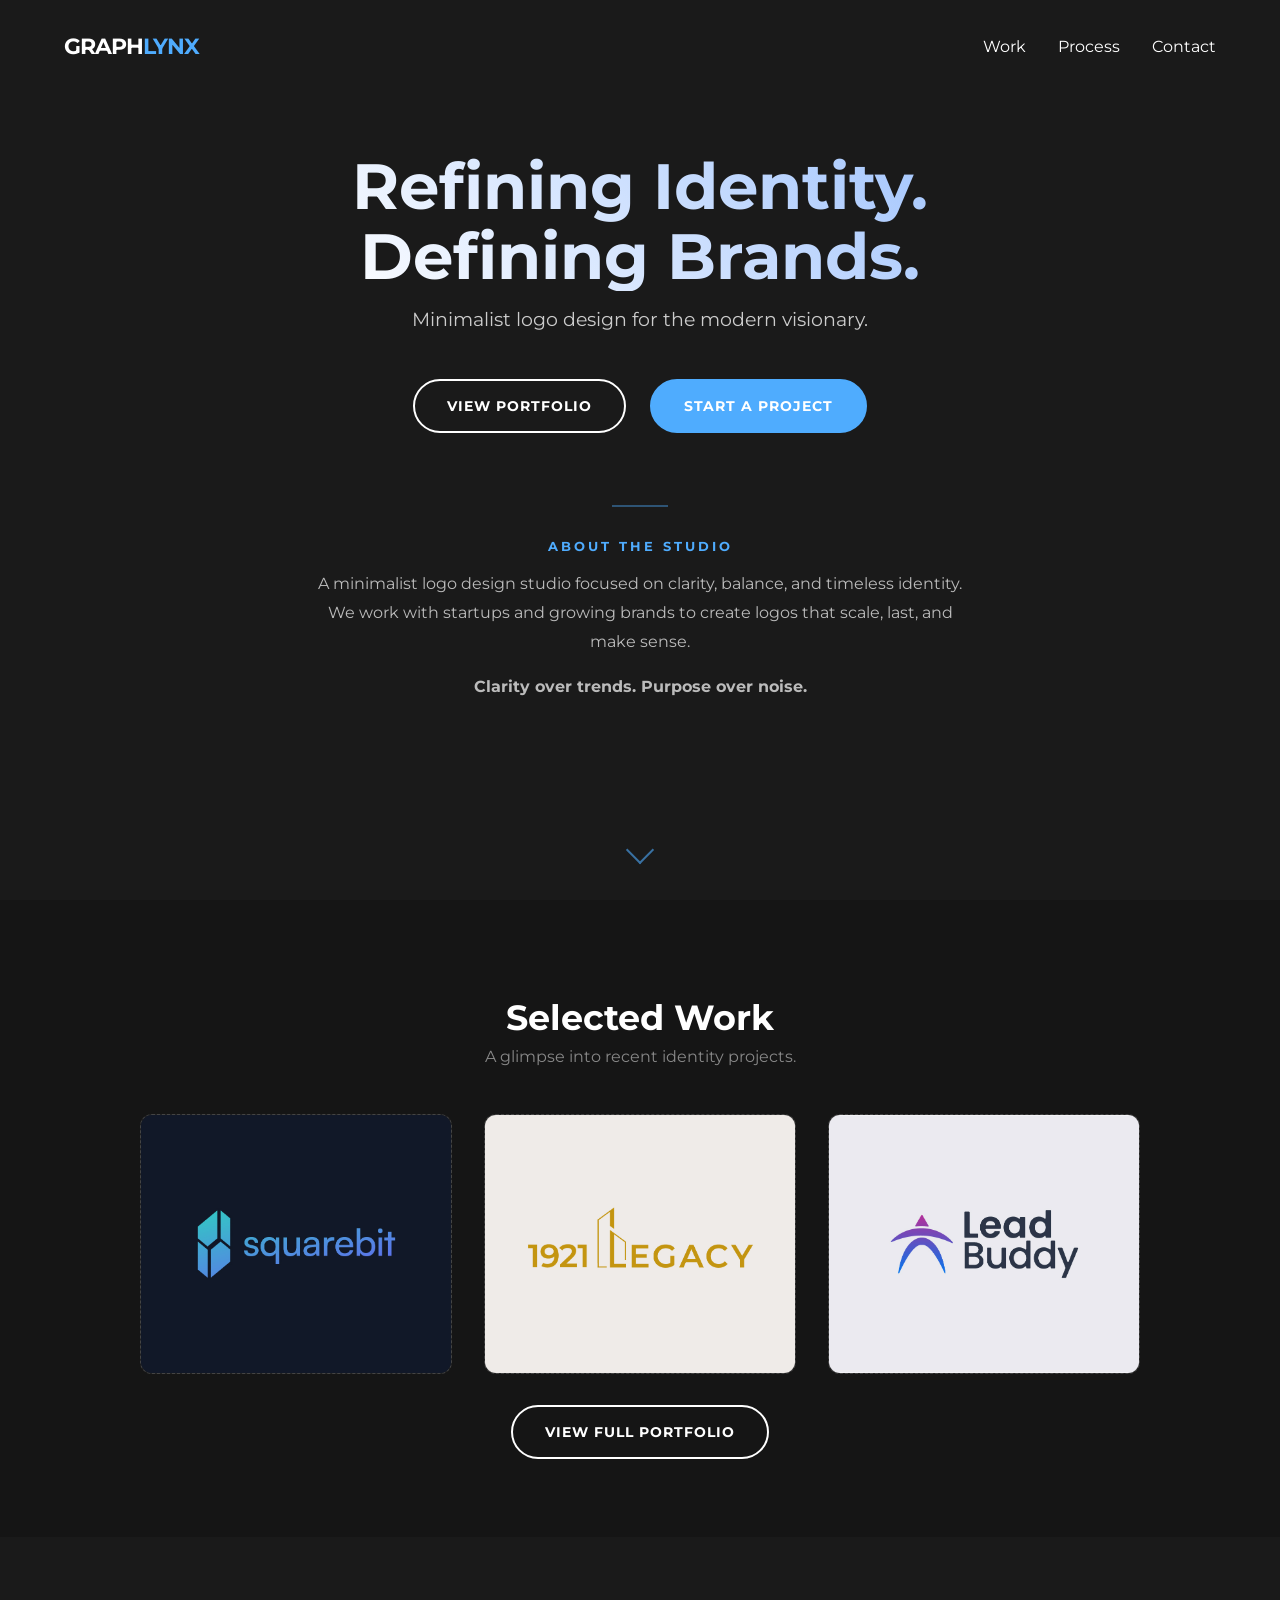
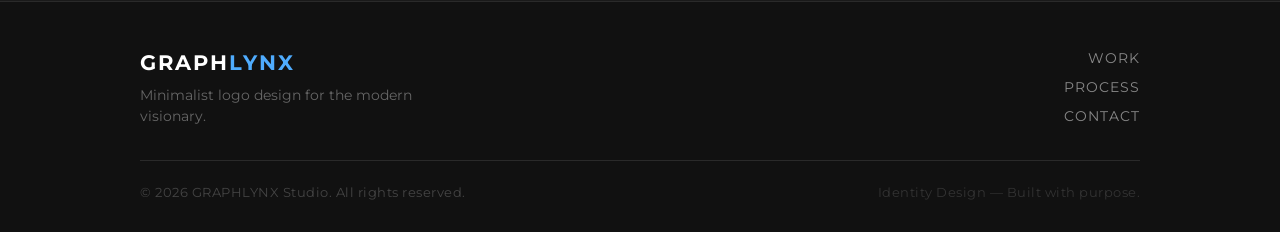
<file: index.html>
<!DOCTYPE html>
<html lang="en">
<head>
    <meta charset="UTF-8">
    <meta name="viewport" content="width=device-width, initial-scale=1.0">
    <title>GRAPHLYNX Studio | Identity Design</title>
    <link rel="icon" href="images/favicon.png" type="image/png">
    <link rel="stylesheet" href="style.css">
    <link href="https://fonts.googleapis.com/css2?family=Montserrat:wght@400;700&display=swap" rel="stylesheet">
</head>
<body>

    <header class="site-header">
        <div class="logo"><a href="index.html">GRAPH<span class="text-accent">LYNX</span></a></div>
        <button class="nav-toggle" id="navToggle" aria-label="Toggle navigation">
            <span></span><span></span><span></span>
        </button>
        <nav>
            <ul>
                <li><a href="portfolio.html">Work</a></li>
                <li><a href="process.html">Process</a></li>
                <li><a href="contact.html">Contact</a></li>
            </ul>
        </nav>
    </header>

   <section class="hero">
    <div class="hero-content">
        
        <h1>Refining Identity.<br>Defining Brands.</h1>
        <p class="tagline">Minimalist logo design for the modern visionary.</p>
        
        <div class="cta-buttons">
            <a href="portfolio.html" class="btn btn-outline">View Portfolio</a>
            <a href="contact.html" class="btn btn-filled">Start a Project</a>
        </div>

        <!-- Micro About -->
        <div class="about-snippet">
            <div class="about-divider"></div>

            <h3>About the studio</h3>
            <p>
                A minimalist logo design studio focused on clarity, balance, and timeless identity.
                We work with startups and growing brands to create logos that scale, last, and make sense.
            </p>

            <p class="about-emphasis">
                Clarity over trends. Purpose over noise.
            </p>
        </div>

    </div>

    <div class="scroll-indicator">
        <div class="arrow"></div>
    </div>
</section>

<section class="home-portfolio">
    <div class="home-portfolio-header">
        <h2>Selected Work</h2>
        <p>A glimpse into recent identity projects.</p>
    </div>

    <div class="home-portfolio-grid">

    <a href="portfolio.html#work" class="home-project">
        <img src="images/logo1.jpg" alt="Logo project preview">

        <div class="project-caption">
            <h4>Project Name</h4>
            <p>Minimal / Tech</p>
        </div>
    </a>

    <a href="portfolio.html#work" class="home-project">
        <img src="images/logo2.jpg" alt="Logo project preview">
        <div class="project-caption">
            <h4>Project Name</h4>
            <p>Brand Identity</p>
        </div>
    </a>

    <a href="portfolio.html#work" class="home-project">
        <img src="images/logo3.jpg" alt="Logo project preview">
        <div class="project-caption">
            <h4>Project Name</h4>
            <p>Startup / SaaS</p>
        </div>
    </a>

</div>


    <div class="home-portfolio-cta">
        <a href="portfolio.html" class="btn btn-outline">View Full Portfolio</a>
    </div>
</section>

<footer class="site-footer">
    <div class="footer-inner">
        <div class="footer-brand">
            <div class="footer-logo">GRAPH<span class="text-accent">LYNX</span></div>
            <p>Minimalist logo design for the modern visionary.</p>
        </div>
        <nav class="footer-nav" aria-label="Footer Navigation">
            <a href="portfolio.html">Work</a>
            <a href="process.html">Process</a>
            <a href="contact.html">Contact</a>
        </nav>
    </div>
    <div class="footer-bottom">
        <p>&copy; 2026 GRAPHLYNX Studio. All rights reserved.</p>
        <p class="footer-tagline">Identity Design &mdash; Built with purpose.</p>
    </div>
</footer>

<button class="scroll-top" id="scrollTop" aria-label="Back to top">↑</button>
<div class="nav-overlay" id="navOverlay"></div>
<script>
    const toggle = document.getElementById('navToggle');
    const nav = document.querySelector('nav');
    const overlay = document.getElementById('navOverlay');
    const scrollBtn = document.getElementById('scrollTop');
    if (toggle) {
        toggle.addEventListener('click', () => { nav.classList.toggle('open'); overlay.classList.toggle('open'); });
        overlay.addEventListener('click', () => { nav.classList.remove('open'); overlay.classList.remove('open'); });
        nav.querySelectorAll('a').forEach(link => {
            link.addEventListener('click', () => { nav.classList.remove('open'); overlay.classList.remove('open'); });
        });
    }
    let scrollTicking = false;
    window.addEventListener('scroll', () => {
        if (!scrollTicking) {
            requestAnimationFrame(() => {
                const show = window.scrollY > 300;
                if (scrollBtn.classList.contains('visible') !== show) {
                    scrollBtn.classList.toggle('visible', show);
                }
                scrollTicking = false;
            });
            scrollTicking = true;
        }
    }, { passive: true });
    scrollBtn.addEventListener('click', () => window.scrollTo({ top: 0, behavior: 'smooth' }));
</script>
</body>
</html>
</file>
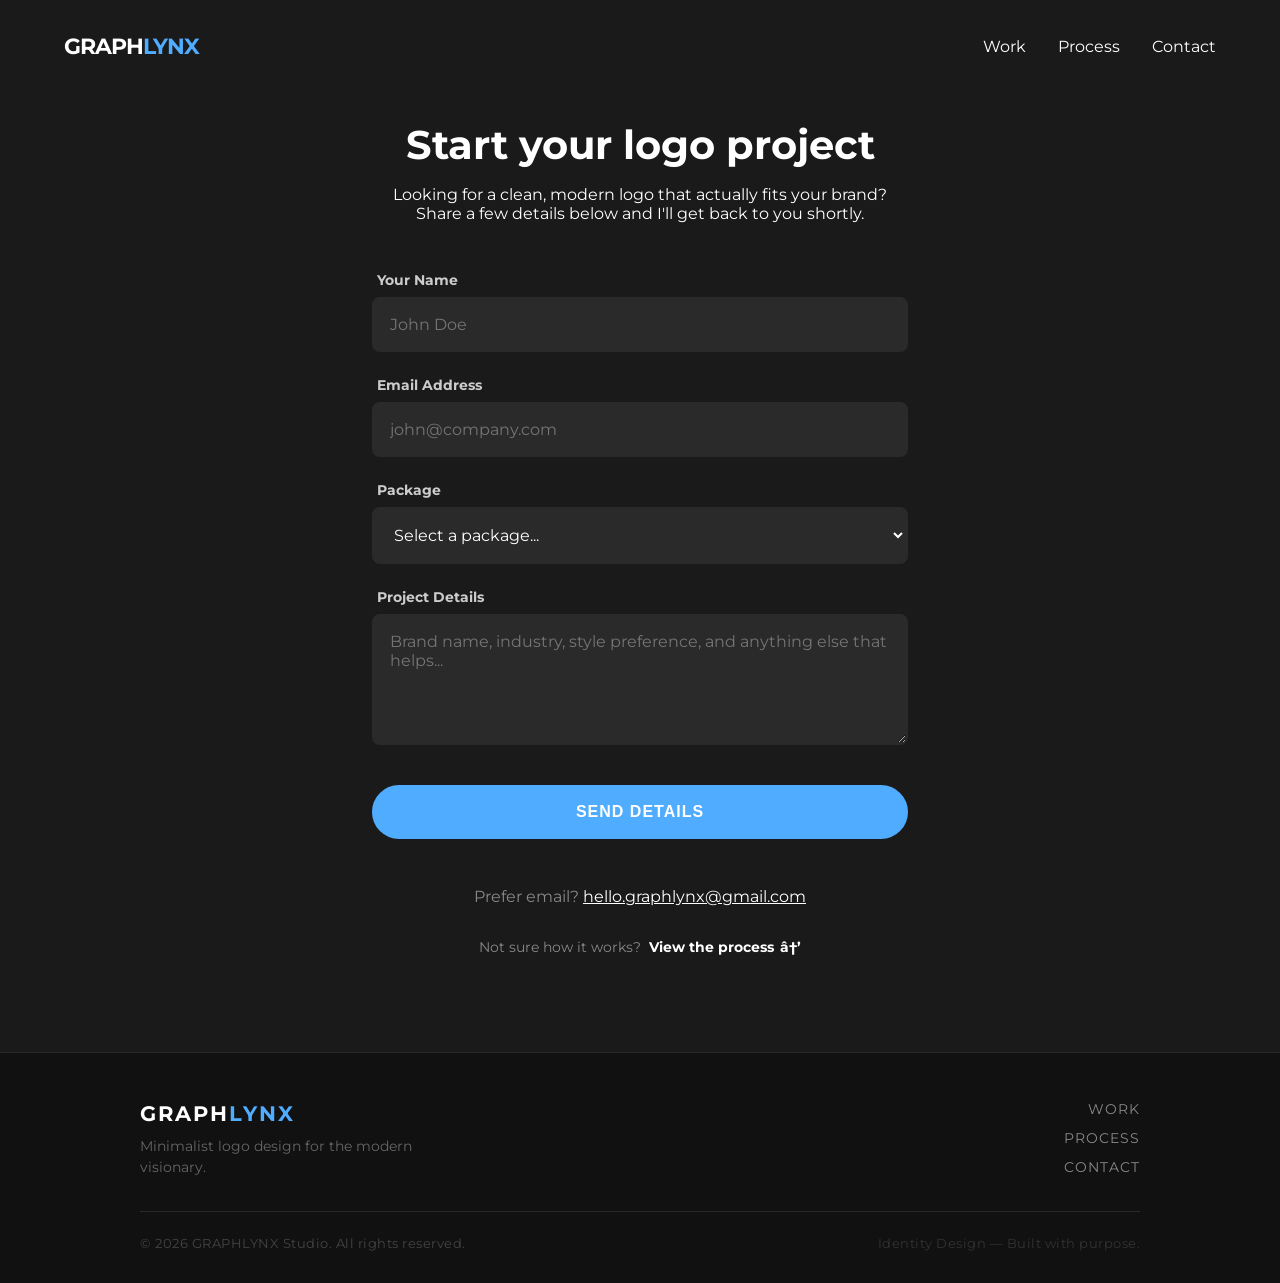
<file: contact.html>
<!DOCTYPE html>
<html lang="en">
<head>
    <meta charset="UTF-8">
    <meta name="viewport" content="width=device-width, initial-scale=1.0">
    <title>Start a Project | GRAPHLYNX Studio</title>
    <link rel="icon" href="images/favicon.png" type="image/png">
    <meta name="description" content="Start your logo project with GRAPHLYNX Studio. Share your project details and we'll get back to you shortly.">
    <link rel="stylesheet" href="style.css">
    <link href="https://fonts.googleapis.com/css2?family=Montserrat:wght@400;700&display=swap" rel="stylesheet">
</head>
<body>

    <header class="site-header">
        <div class="logo"><a href="index.html">GRAPH<span class="text-accent">LYNX</span></a></div>
        <button class="nav-toggle" id="navToggle" aria-label="Toggle navigation">
            <span></span><span></span><span></span>
        </button>
        <nav>
            <ul>
                <li><a href="portfolio.html">Work</a></li>
                <li><a href="process.html">Process</a></li>
                <li><a href="contact.html" class="active">Contact</a></li>
            </ul>
        </nav>
    </header>

    <section class="contact-container">

        <div class="contact-header">
            <h2>Start your logo project</h2>
            <p>Looking for a clean, modern logo that actually fits your brand?
            Share a few details below and I'll get back to you shortly.</p>
        </div>

        <!-- ✅ SUCCESS MESSAGE (hidden until form is sent) -->
        <div class="form-success" id="formSuccess" style="display:none;">
            <div class="form-success-inner">
                <div class="success-icon">✓</div>
                <h3>Message received!</h3>
                <p>Thanks for reaching out. I'll review your details and get back to you within 24 hours.</p>
            </div>
        </div>

        <form id="contactForm" action="https://formspree.io/f/mgonkwpa" method="POST" class="contact-form">

            <div class="form-group">
                <label for="name">Your Name</label>
                <input type="text" id="name" name="name" placeholder="John Doe" required>
            </div>

            <div class="form-group">
                <label for="email">Email Address</label>
                <input type="email" id="email" name="email" placeholder="john@company.com" required>
            </div>

            <div class="form-group">
                <label for="budget">Package</label>
                <select id="budget" name="budget">
                    <option value="" disabled selected>Select a package...</option>
                    <option value="basic">Basic — $120</option>
                    <option value="standard">Standard — $180 (Recommended)</option>
                    <option value="premium">Premium — $280</option>
                    <option value="unsure">Not sure yet — help me decide</option>
                </select>
            </div>

            <!-- Package preview — shown on selection -->
            <div class="package-preview" id="packagePreview">

                <div class="pkg-card" id="pkg-basic">
                    <div class="pkg-card-header">
                        <span class="pkg-name">Basic</span>
                        <span class="pkg-price">$120</span>
                    </div>
                    <p class="pkg-desc">For small startups or personal brands just getting started.</p>
                    <ul class="pkg-includes">
                        <li>2 logo concepts</li>
                        <li>2 revisions</li>
                        <li>Basic vector file (SVG) included</li>
                        <li>High-resolution PNG</li>
                        <li>Transparent background</li>
                        <li>Black &amp; white version</li>
                    </ul>
                    <p class="pkg-delivery">&#9201; Delivery: 2&#8211;3 days</p>
                </div>

                <div class="pkg-card" id="pkg-standard">
                    <div class="pkg-card-header">
                        <span class="pkg-name">Standard <span class="pkg-badge">Most Popular</span></span>
                        <span class="pkg-price">$180</span>
                    </div>
                    <p class="pkg-desc">Most clients land here. The sweet spot between value and depth.</p>
                    <ul class="pkg-includes">
                        <li>3 logo concepts</li>
                        <li>4 revisions</li>
                        <li>Full vector files (AI / EPS / SVG)</li>
                        <li>High-resolution PNG &amp; Transparent files</li>
                        <li>Color + black &amp; white variations</li>
                        <li>Social media&#8211;ready files</li>
                    </ul>
                    <p class="pkg-delivery">&#9201; Delivery: 3&#8211;4 days</p>
                </div>

                <div class="pkg-card" id="pkg-premium">
                    <div class="pkg-card-header">
                        <span class="pkg-name">Premium</span>
                        <span class="pkg-price">$280</span>
                    </div>
                    <p class="pkg-desc">For brands that want a complete identity to build from.</p>
                    <ul class="pkg-includes">
                        <li>4 logo concepts</li>
                        <li>Up to 6 revisions</li>
                        <li>Full vector source files</li>
                        <li>Brand color palette</li>
                        <li>Typography suggestions</li>
                        <li>Social media files</li>
                        <li>Basic logo usage guide</li>
                    </ul>
                    <p class="pkg-delivery">&#9201; Delivery: 4&#8211;5 days</p>
                </div>

                <div class="pkg-card" id="pkg-unsure">
                    <div class="pkg-card-header">
                        <span class="pkg-name">Not Sure Yet</span>
                    </div>
                    <p class="pkg-desc">No problem — just describe your project below and I will recommend the right package for you. No commitment yet.</p>
                </div>

            </div>

            <div class="form-group">
                <label for="message">Project Details</label>
                <textarea id="message" name="message" rows="5"
                    placeholder="Brand name, industry, style preference, and anything else that helps..."></textarea>
            </div>

            <button type="submit" class="btn btn-filled submit-btn">Send Details</button>

        </form>

        <div class="direct-contact">
            <p>Prefer email? <a href="mailto:hello.graphlynx@gmail.com">hello.graphlynx@gmail.com</a></p>
        </div>

        <div class="process-hint">
            <p>Not sure how it works? <a href="process.html">View the process</a></p>
        </div>

    </section>

    <footer class="site-footer">
        <div class="footer-inner">
            <div class="footer-brand">
                <div class="footer-logo">GRAPH<span class="text-accent">LYNX</span></div>
                <p>Minimalist logo design for the modern visionary.</p>
            </div>
            <nav class="footer-nav" aria-label="Footer Navigation">
                <a href="portfolio.html">Work</a>
                <a href="process.html">Process</a>
                <a href="contact.html">Contact</a>
            </nav>
        </div>
        <div class="footer-bottom">
            <p>&copy; 2026 GRAPHLYNX Studio. All rights reserved.</p>
            <p class="footer-tagline">Identity Design &mdash; Built with purpose.</p>
        </div>
    </footer>

    <button class="scroll-top" id="scrollTop" aria-label="Back to top">&#8593;</button>
    <div class="nav-overlay" id="navOverlay"></div>

    <style>
        .form-success { text-align: center; padding: 60px 20px; }
        .form-success-inner { max-width: 420px; margin: 0 auto; }
        .success-icon {
            width: 64px; height: 64px; border-radius: 50%;
            background: #00e5ff; color: #000;
            font-size: 28px; font-weight: 700;
            display: flex; align-items: center; justify-content: center;
            margin: 0 auto 24px;
        }
        .form-success h3 { font-size: 1.6rem; margin-bottom: 12px; }
        .form-success p { color: #aaa; font-size: 0.95rem; line-height: 1.6; }
    </style>

    <script>
        // ── Formspree AJAX Submission ──────────────────────────────────────────
        var form = document.getElementById('contactForm');
        form.addEventListener('submit', async function(e) {
            e.preventDefault(); // stop normal page redirect

            var btn = form.querySelector('.submit-btn');
            btn.textContent = 'Sending…';
            btn.disabled = true;

            try {
                var response = await fetch(form.action, {
                    method: 'POST',
                    body: new FormData(form),
                    headers: { 'Accept': 'application/json' }
                });

                if (response.ok) {
                    // Hide form, show success message
                    form.style.display = 'none';
                    document.querySelector('.contact-header').style.display = 'none';
                    document.getElementById('formSuccess').style.display = 'block';
                } else {
                    btn.textContent = 'Send Details';
                    btn.disabled = false;
                    alert('Something went wrong. Please try again or email us directly.');
                }
            } catch (err) {
                btn.textContent = 'Send Details';
                btn.disabled = false;
                alert('Connection error. Please check your internet and try again.');
            }
        });

        // Package preview
        document.getElementById('budget').addEventListener('change', function() {
            var val = this.value;
            var preview = document.getElementById('packagePreview');
            var cards = document.querySelectorAll('.pkg-card');

            cards.forEach(function(c) { c.classList.remove('active'); });

            if (val) {
                preview.classList.add('visible');
                var target = document.getElementById('pkg-' + val);
                if (target) { target.classList.add('active'); }
            } else {
                preview.classList.remove('visible');
            }
        });

        // Mobile nav
        var navToggle = document.getElementById('navToggle');
        var nav = document.querySelector('nav');
        var overlay = document.getElementById('navOverlay');
        var scrollBtn = document.getElementById('scrollTop');

        if (navToggle) {
            navToggle.addEventListener('click', function() {
                nav.classList.toggle('open');
                overlay.classList.toggle('open');
            });
            overlay.addEventListener('click', function() {
                nav.classList.remove('open');
                overlay.classList.remove('open');
            });
            nav.querySelectorAll('a').forEach(function(link) {
                link.addEventListener('click', function() {
                    nav.classList.remove('open');
                    overlay.classList.remove('open');
                });
            });
        }

        // Scroll to top
        var scrollTicking = false;
        window.addEventListener('scroll', function() {
            if (!scrollTicking) {
                requestAnimationFrame(function() {
                    var show = window.scrollY > 300;
                    if (scrollBtn.classList.contains('visible') !== show) {
                        scrollBtn.classList.toggle('visible', show);
                    }
                    scrollTicking = false;
                });
                scrollTicking = true;
            }
        }, { passive: true });
        scrollBtn.addEventListener('click', function() {
            window.scrollTo({ top: 0, behavior: 'smooth' });
        });
    </script>

</body>
</html>
</file>
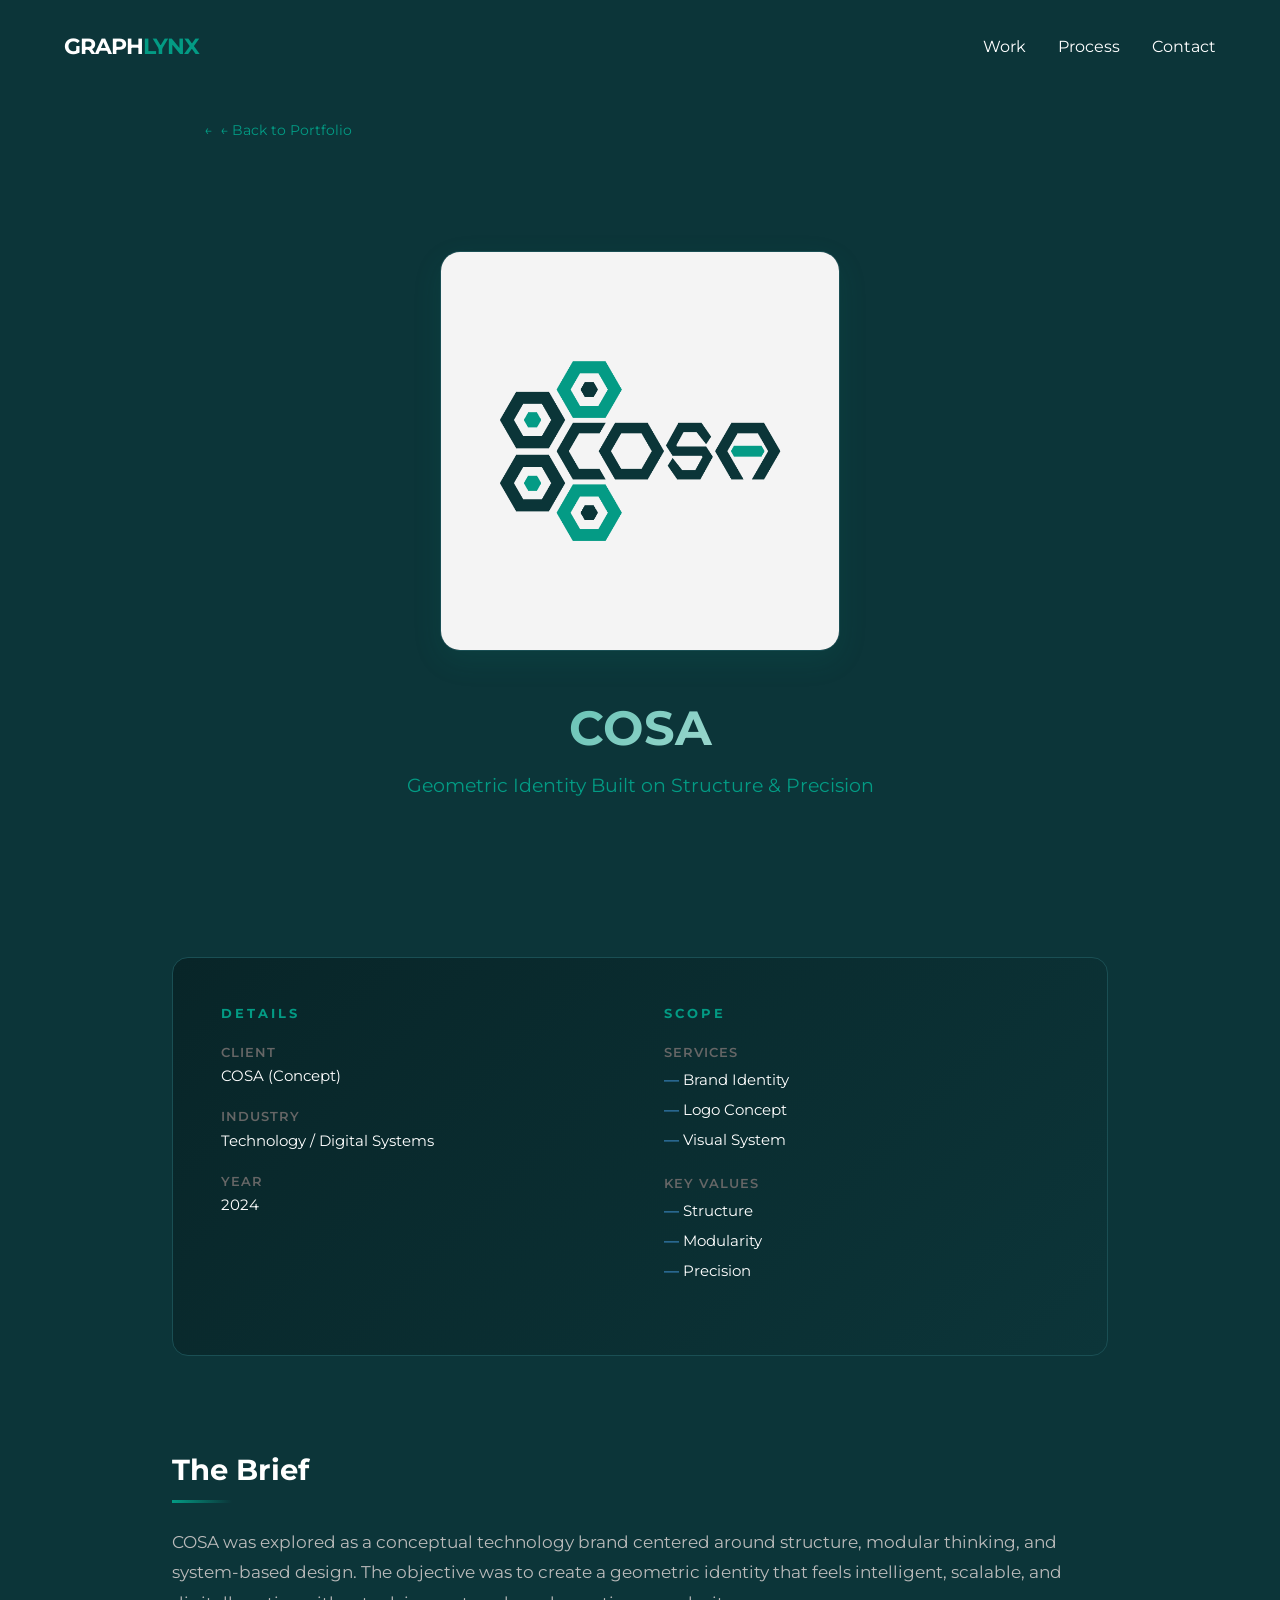
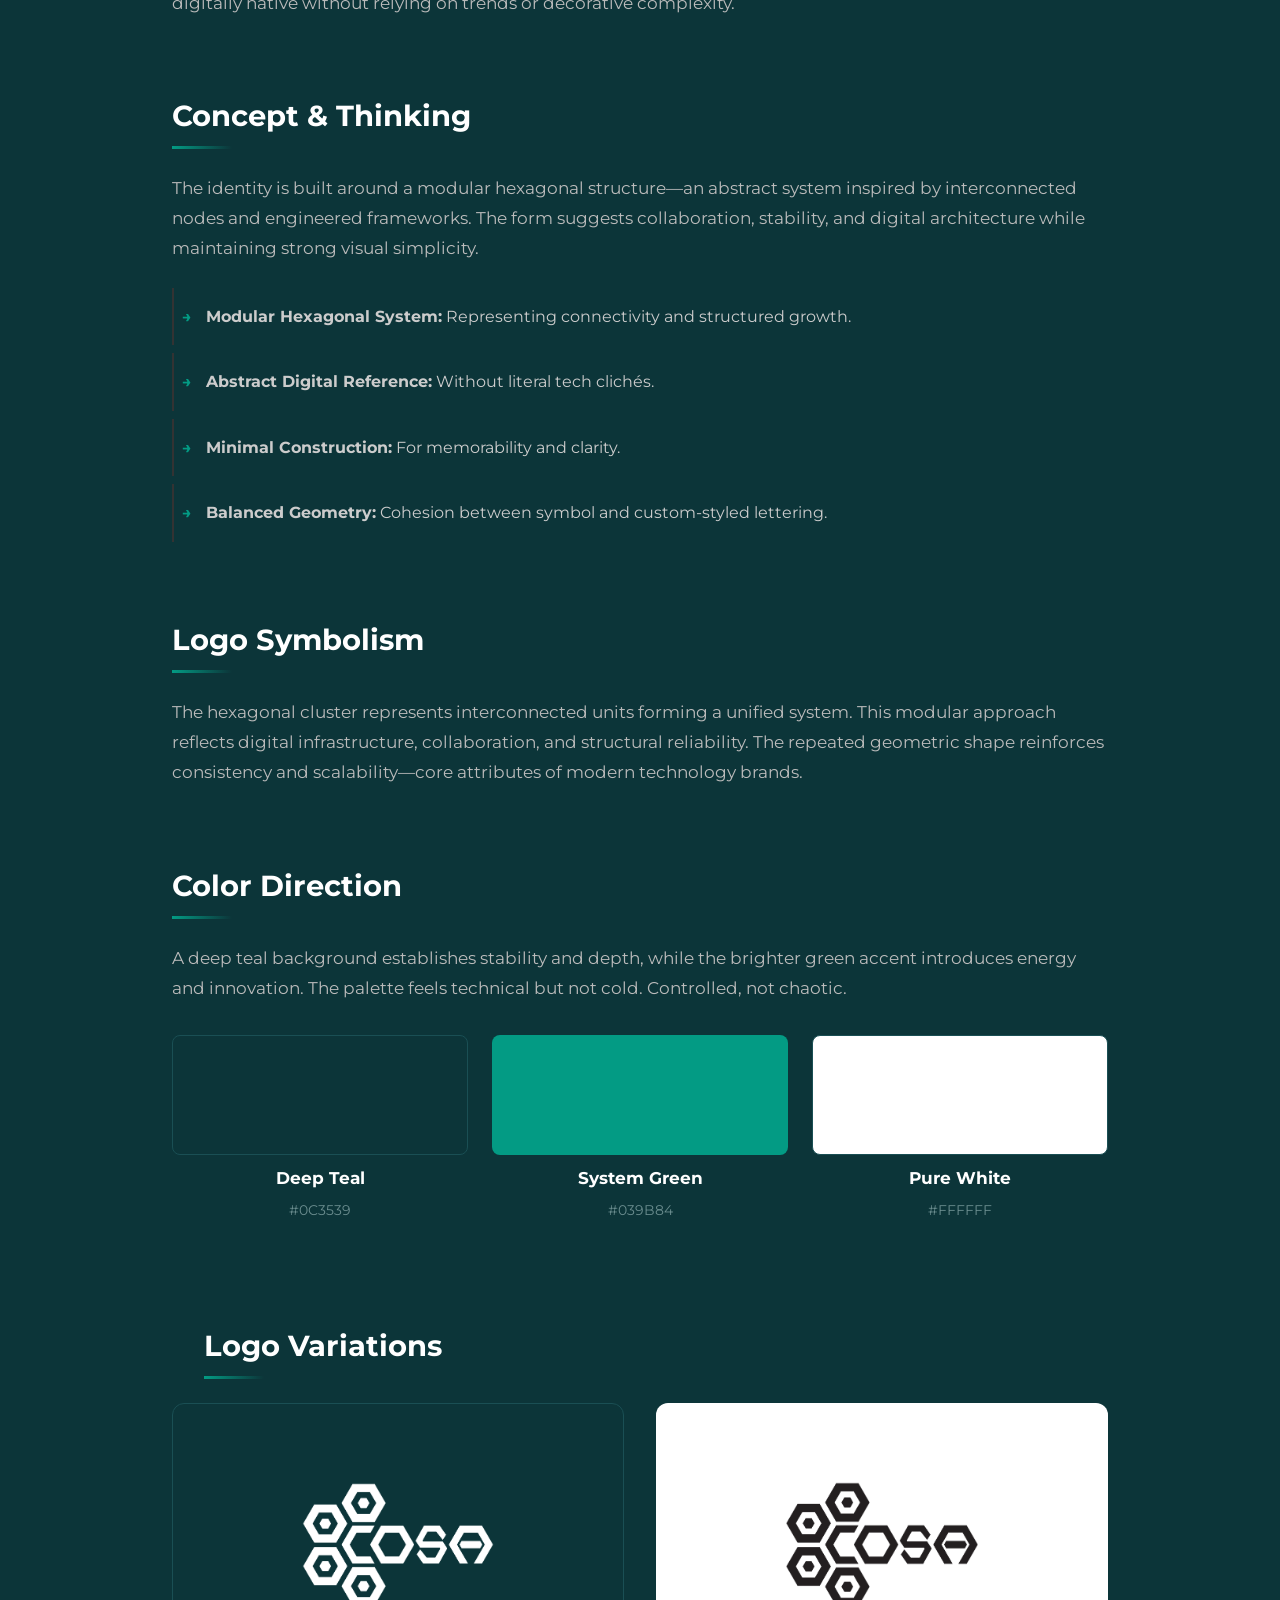
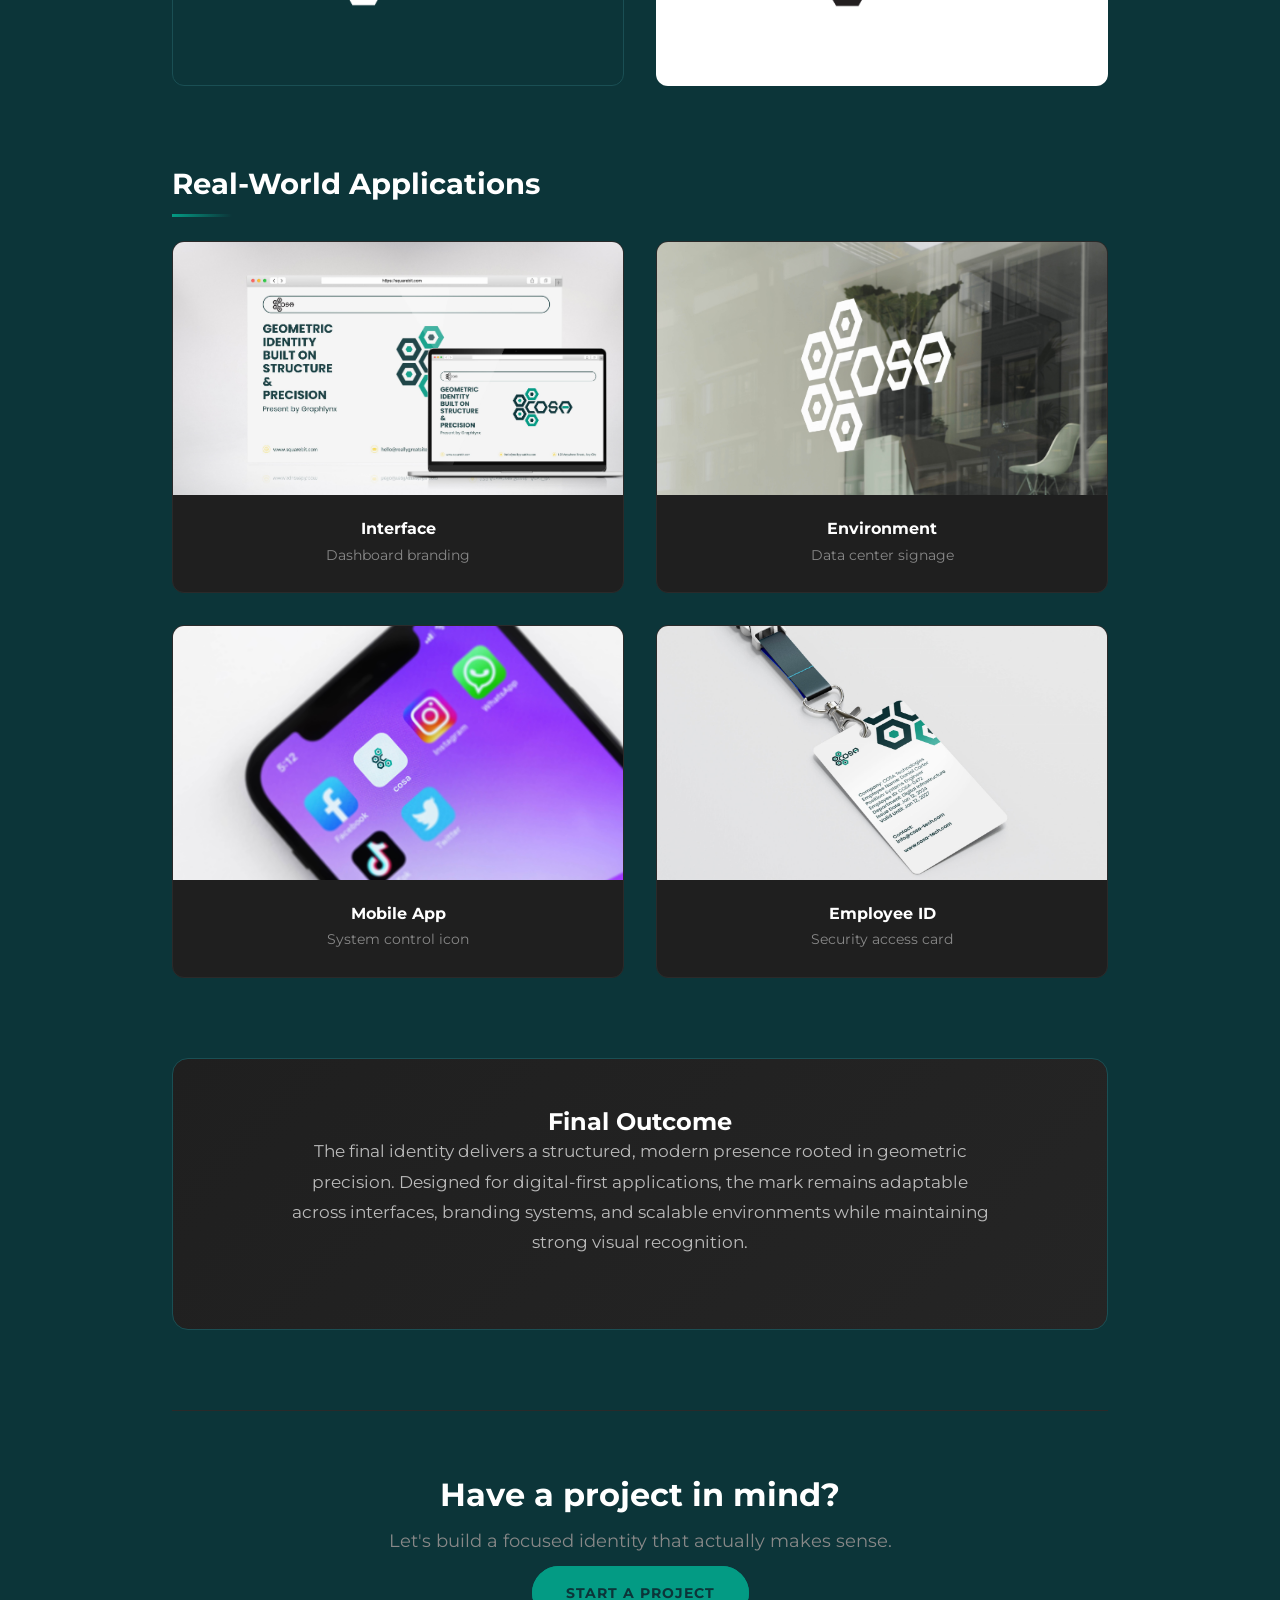
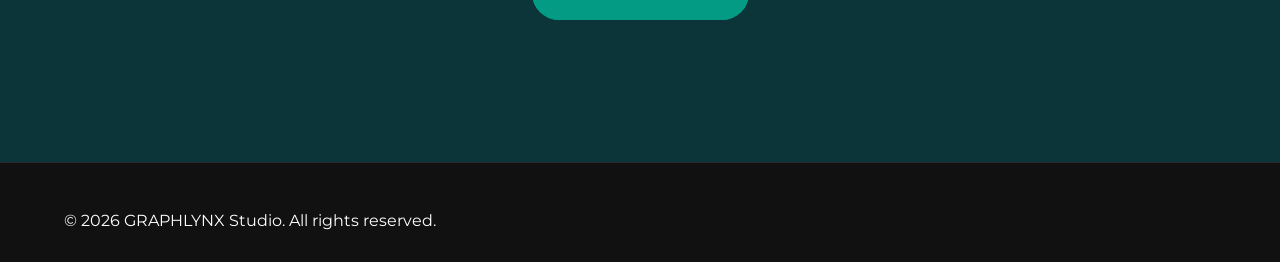
<file: cosa.html>
<!DOCTYPE html>
<html lang="en">
<head>
    <meta charset="UTF-8">
    <meta name="viewport" content="width=device-width, initial-scale=1.0">
    <meta name="description" content="Case study for COSA: a geometric abstract logo concept built around modular hexagonal structures and digital precision.">
    
    <title>COSA Digital Identity | GRAPHLYNX STUDIO</title>
    
    <link rel="icon" href="images/favicon.png" type="image/png">

    <link rel="preconnect" href="https://fonts.googleapis.com">
    <link rel="preconnect" href="https://fonts.gstatic.com" crossorigin>
    <link href="https://fonts.googleapis.com/css2?family=Montserrat:wght@400;500;600;700&display=swap" rel="stylesheet">
    
    <link rel="stylesheet" href="style.css">

    <style>
        body {
            background-color: #0C3539; /* Deep Teal Background */
            color: #FFFFFF; /* White Text */
        }

        /* 1. Hero Title: Bright Green to White Gradient */
        .case-hero h1 {
            background: linear-gradient(135deg, #039B84, #FFFFFF);
            -webkit-background-clip: text;
            -webkit-text-fill-color: transparent;
        }

        /* 2. Set Accents to Bright Green */
        .text-accent,
        .snapshot-column h3,
        .case-section ul li::before,
        .back-link,
        .case-hero-tagline {
            color: #039B84 !important;
        }

        /* 3. Section Underlines: Green Gradient */
        .case-section h2::after {
            background: linear-gradient(90deg, #039B84, transparent);
        }

        /* 4. Snapshot Box: Darker Teal Gradient */
        .project-snapshot {
            background: linear-gradient(135deg, #082528 0%, #0C3539 100%);
            border: 1px solid #1a4f54;
        }

        /* 5. Hero Logo Box styling */
        .case-hero-logo {
            border-color: #1a4f54;
            background: radial-gradient(circle, #0f4247 0%, #082528 100%);
            box-shadow: 0 10px 30px rgba(3, 155, 132, 0.1); /* Subtle green glow */
        }
        
        /* 6. Buttons: Bright Green with Deep Teal Text */
        .btn-filled {
            background-color: #039B84;
            color: #0C3539;
            border-color: #039B84;
            font-weight: 700;
        }
        .btn-filled:hover {
            background-color: transparent;
            color: #039B84;
            border-color: #039B84;
        }

        /* 7. Navbar Link Override */
        .logo a, nav a {
            color: #FFFFFF;
        }
        nav a:hover {
            color: #039B84;
        }
    </style>
</head>
<body>

<header class="site-header">
    <div class="logo">
        <a href="index.html" aria-label="GRAPHLYNX Studio Home">
            GRAPH<span class="text-accent">LYNX</span>
        </a>
    </div>
    <button class="nav-toggle" id="navToggle" aria-label="Toggle navigation"><span></span><span></span><span></span></button>
    <nav aria-label="Main Navigation">
        <ul>
            <li><a href="portfolio.html">Work</a></li>
            <li><a href="process.html">Process</a></li>
            <li><a href="contact.html">Contact</a></li>
        </ul>
    </nav>
</header>

<main class="case-study">

    <div class="container">
        <a href="portfolio.html" class="back-link">&larr; Back to Portfolio</a>
    </div>

    <section class="case-hero">
        <div class="case-hero-content">
            <div class="case-hero-logo">
                <img src="images/cosa1.png" alt="COSA Digital Logo - Hexagonal Structure">
            </div>

            <h1>COSA</h1>
            <p class="case-hero-tagline">Geometric Identity Built on Structure & Precision</p>
        </div>
    </section>

    <section class="project-snapshot">
        <div class="snapshot-column">
            <h3>Details</h3>
            <dl>
                <div class="snapshot-item">
                    <dt>Client</dt>
                    <dd>COSA (Concept)</dd>
                </div>

                <div class="snapshot-item">
                    <dt>Industry</dt>
                    <dd>Technology / Digital Systems</dd>
                </div>

                <div class="snapshot-item">
                    <dt>Year</dt>
                    <dd>2024</dd>
                </div>
            </dl>
        </div>

        <div class="snapshot-column">
            <h3>Scope</h3>
            <dl>
                <div class="snapshot-item">
                    <dt>Services</dt>
                    <dd>
                        <ul class="clean-list">
                            <li>Brand Identity</li>
                            <li>Logo Concept</li>
                            <li>Visual System</li>
                        </ul>
                    </dd>
                </div>

                <div class="snapshot-item">
                    <dt>Key Values</dt>
                    <dd>
                        <ul class="clean-list">
                            <li>Structure</li>
                            <li>Modularity</li>
                            <li>Precision</li>
                        </ul>
                    </dd>
                </div>
            </dl>
        </div>
    </section>

    <section class="case-section text-block">
        <h2>The Brief</h2>
        <p>
            COSA was explored as a conceptual technology brand centered around structure, modular thinking, and system-based design. 
            The objective was to create a geometric identity that feels intelligent, scalable, and digitally native without relying on trends or decorative complexity.
        </p>
    </section>

    <section class="case-section text-block">
        <h2>Concept & Thinking</h2>
        <p>
            The identity is built around a modular hexagonal structure—an abstract system inspired by interconnected nodes and engineered frameworks. 
            The form suggests collaboration, stability, and digital architecture while maintaining strong visual simplicity.
        </p>

        <ul class="feature-list">
            <li><strong>Modular Hexagonal System:</strong> Representing connectivity and structured growth.</li>
            <li><strong>Abstract Digital Reference:</strong> Without literal tech clichés.</li>
            <li><strong>Minimal Construction:</strong> For memorability and clarity.</li>
            <li><strong>Balanced Geometry:</strong> Cohesion between symbol and custom-styled lettering.</li>
        </ul>
    </section>

    <section class="case-section text-block">
        <h2>Logo Symbolism</h2>
        <p>
            The hexagonal cluster represents interconnected units forming a unified system. This modular approach reflects digital infrastructure, collaboration, and structural reliability. 
            The repeated geometric shape reinforces consistency and scalability—core attributes of modern technology brands.
        </p>
    </section>

    <section class="case-section text-block">
        <h2>Color Direction</h2>
        <p>
            A deep teal background establishes stability and depth, while the brighter green accent introduces energy and innovation. 
            The palette feels technical but not cold. Controlled, not chaotic.
        </p>
        
        <div style="display: grid; grid-template-columns: repeat(auto-fit, minmax(200px, 1fr)); gap: 1.5rem; margin-top: 2rem;">
            
            <div style="text-align: center;">
                <div style="background: #0C3539; height: 120px; border-radius: 8px; margin-bottom: 0.5rem; border: 1px solid #1a4f54;"></div>
                <p style="font-weight: 700; margin-bottom: 0.3rem; color: #fff;">Deep Teal</p>
                <p style="color: #6a8c8e; font-size: 0.9rem;">#0C3539</p>
            </div>

            <div style="text-align: center;">
                <div style="background: #039B84; height: 120px; border-radius: 8px; margin-bottom: 0.5rem;"></div>
                <p style="font-weight: 700; margin-bottom: 0.3rem; color: #fff;">System Green</p>
                <p style="color: #6a8c8e; font-size: 0.9rem;">#039B84</p>
            </div>

            <div style="text-align: center;">
                <div style="background: #FFFFFF; height: 120px; border-radius: 8px; margin-bottom: 0.5rem; border: 1px solid #1a4f54;"></div>
                <p style="font-weight: 700; margin-bottom: 0.3rem; color: #fff;">Pure White</p>
                <p style="color: #6a8c8e; font-size: 0.9rem;">#FFFFFF</p>
            </div>

        </div>
    </section>

    <section class="case-section full-width">
        <div class="container">
            <h2>Logo Variations</h2>
        </div>
        
        <div class="logo-showcase">
            <figure class="logo-variant dark" style="background: #0C3539; border: 1px solid #1a4f54;">
                <img src="images/cosa-dark.png" alt="COSA logo on dark teal background">
            </figure>

            <figure class="logo-variant light" style="background: #FFFFFF;">
                <img src="images/cosa-light.png" alt="COSA logo on light background">
            </figure>
        </div>
    </section>

    <section class="case-section">
        <h2>Real-World Applications</h2>

        <div class="mockups-grid">
            <figure class="mockup-item">
                <img src="images/cosa-mockup1.jpg" alt="Software UI">
                <figcaption class="mockup-caption">
                    <h4>Interface</h4>
                    <p>Dashboard branding</p>
                </figcaption>
            </figure>

            <figure class="mockup-item">
                <img src="images/cosa-mockup2.jpg" alt="On wall">
                <figcaption class="mockup-caption">
                    <h4>Environment</h4>
                    <p>Data center signage</p>
                </figcaption>
            </figure>

            <figure class="mockup-item">
                <img src="images/cosa-mockup3.jpg" alt="App Icon">
                <figcaption class="mockup-caption">
                    <h4>Mobile App</h4>
                    <p>System control icon</p>
                </figcaption>
            </figure>

            <figure class="mockup-item">
                <img src="images/cosa-mockup4.jpg" alt="ID Badge">
                <figcaption class="mockup-caption">
                    <h4>Employee ID</h4>
                    <p>Security access card</p>
                </figcaption>
            </figure>
        </div>
    </section>

    <section class="final-result text-block" style="border-color: #1a4f54;">
        <h2>Final Outcome</h2>
        <p>
            The final identity delivers a structured, modern presence rooted in geometric precision. 
            Designed for digital-first applications, the mark remains adaptable across interfaces, branding systems, and scalable environments while maintaining strong visual recognition.
        </p>
    </section>

    <section class="case-cta">
        <div class="container">
            <h3>Have a project in mind?</h3>
            <p>Let's build a focused identity that actually makes sense.</p>
            <a href="contact.html" class="btn btn-filled">Start a Project</a>
        </div>
    </section>

</main>

<footer class="site-footer">
    <p>&copy; 2026 GRAPHLYNX Studio. All rights reserved.</p>
</footer>

<button class="scroll-top" id="scrollTop" aria-label="Back to top">↑</button>
<div class="nav-overlay" id="navOverlay"></div>
<script>
    const toggle = document.getElementById("navToggle");
    const nav = document.querySelector("nav");
    const overlay = document.getElementById("navOverlay");
    const scrollBtn = document.getElementById("scrollTop");
    if (toggle) {
        toggle.addEventListener("click", () => { nav.classList.toggle("open"); overlay.classList.toggle("open"); });
        overlay.addEventListener("click", () => { nav.classList.remove("open"); overlay.classList.remove("open"); });
        nav.querySelectorAll("a").forEach(link => {
            link.addEventListener("click", () => { nav.classList.remove("open"); overlay.classList.remove("open"); });
        });
    }
    let scrollTicking = false;
    window.addEventListener("scroll", () => {
        if (!scrollTicking) {
            requestAnimationFrame(() => {
                const show = window.scrollY > 300;
                if (scrollBtn.classList.contains("visible") !== show) {
                    scrollBtn.classList.toggle("visible", show);
                }
                scrollTicking = false;
            });
            scrollTicking = true;
        }
    }, { passive: true });
    scrollBtn.addEventListener("click", () => window.scrollTo({ top: 0, behavior: "smooth" }));
</script>
</body>
</html>
</file>
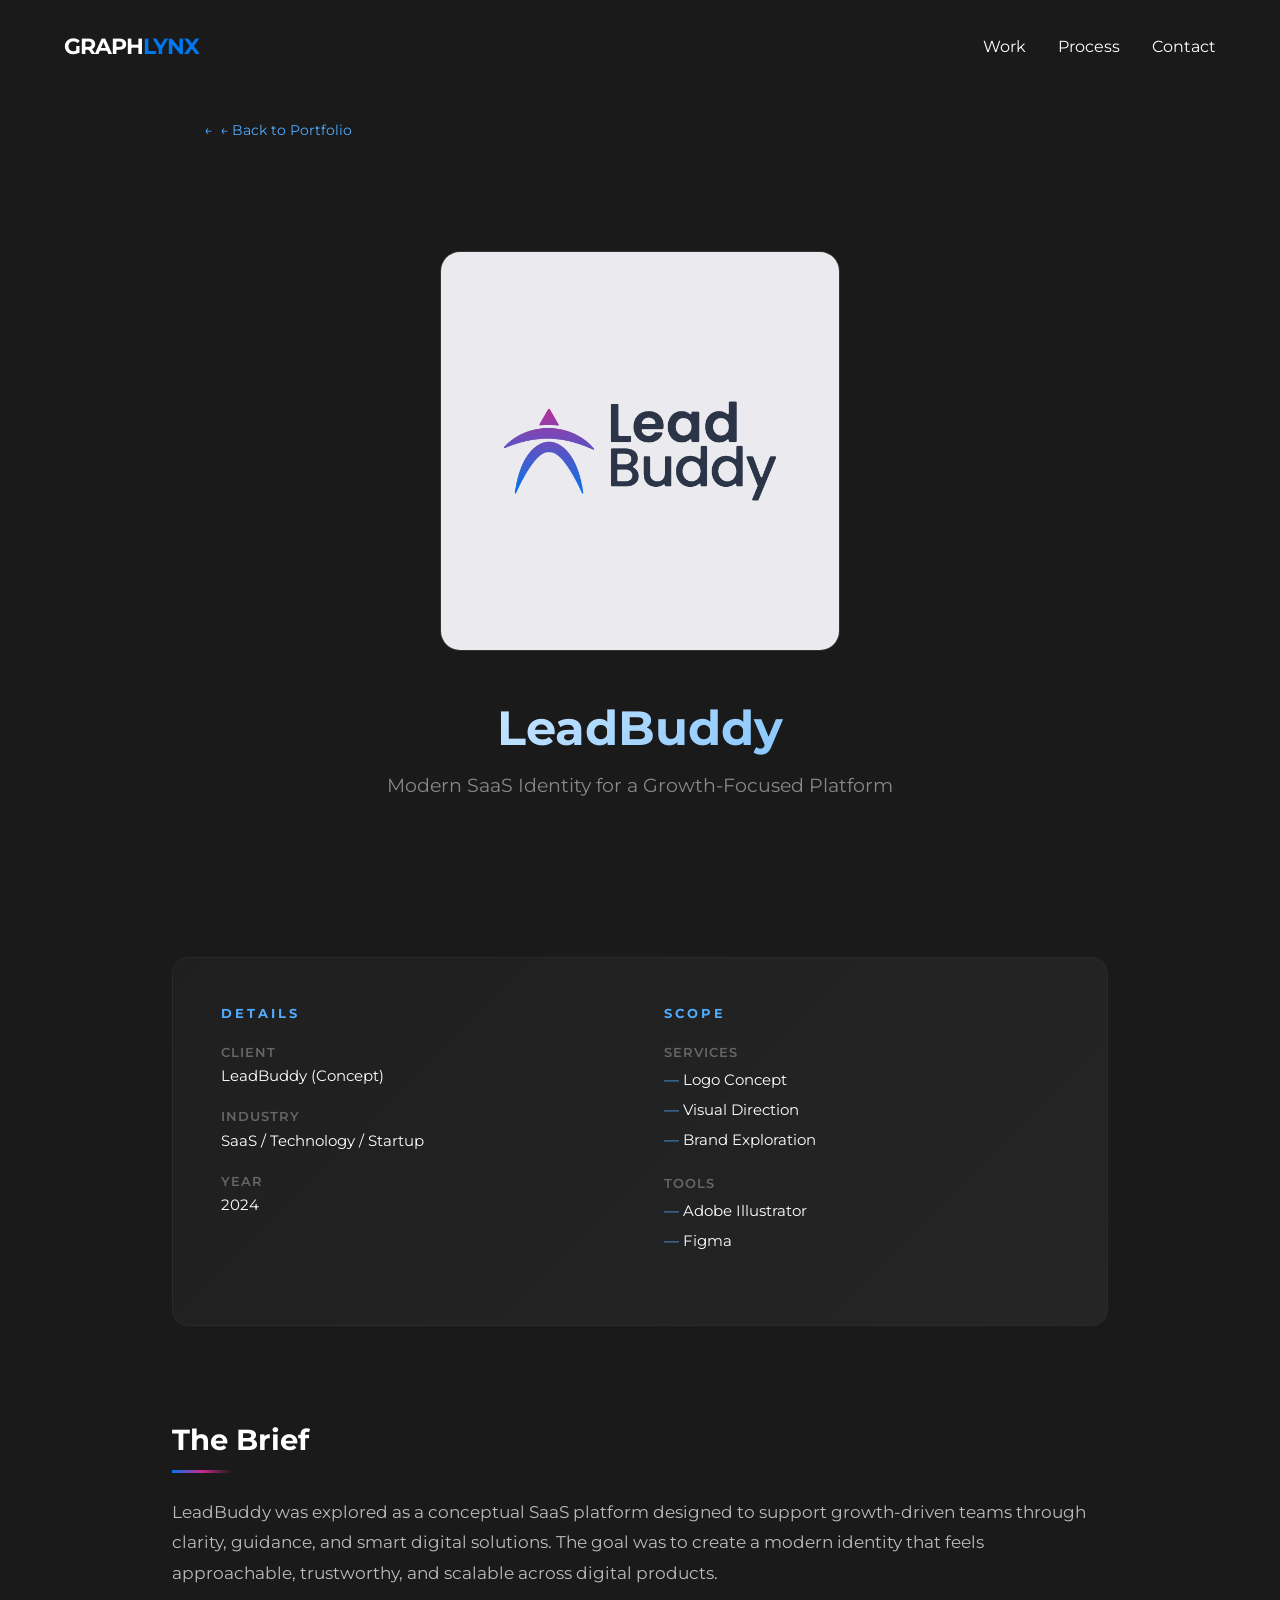
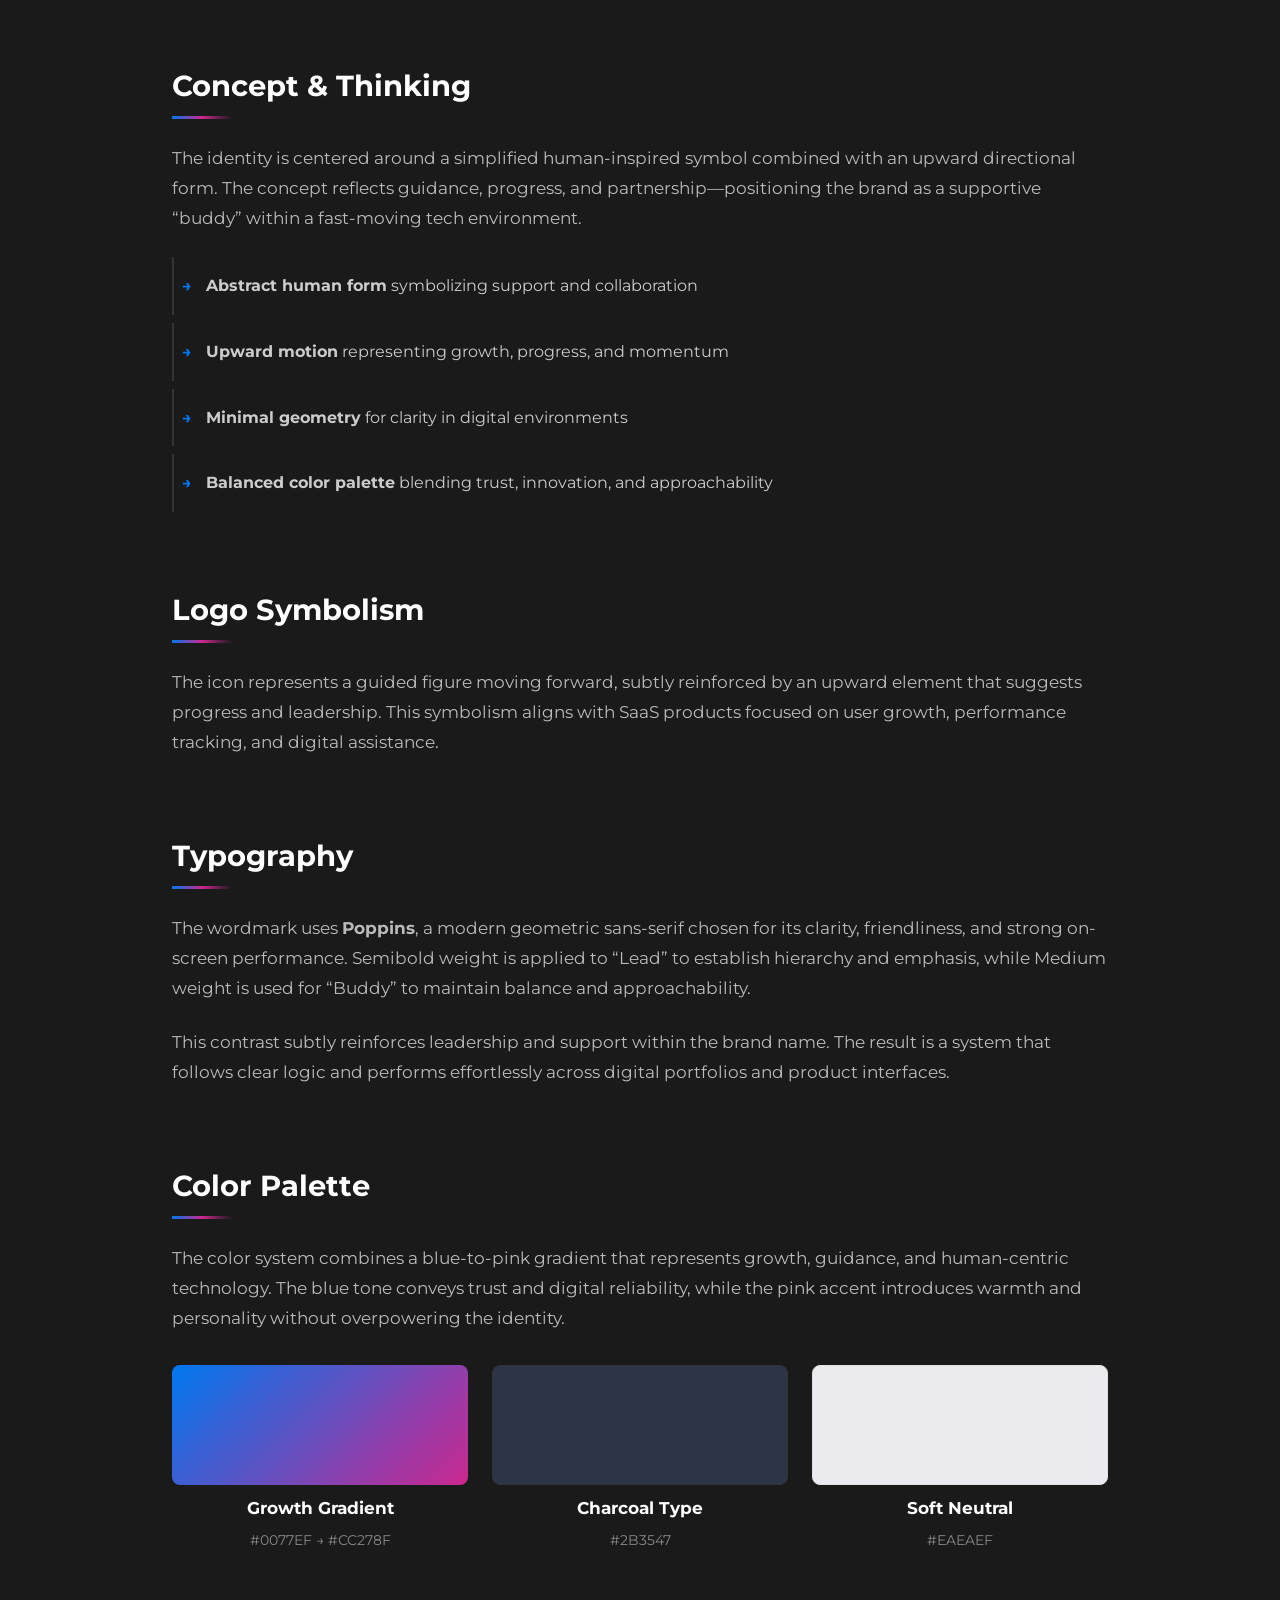
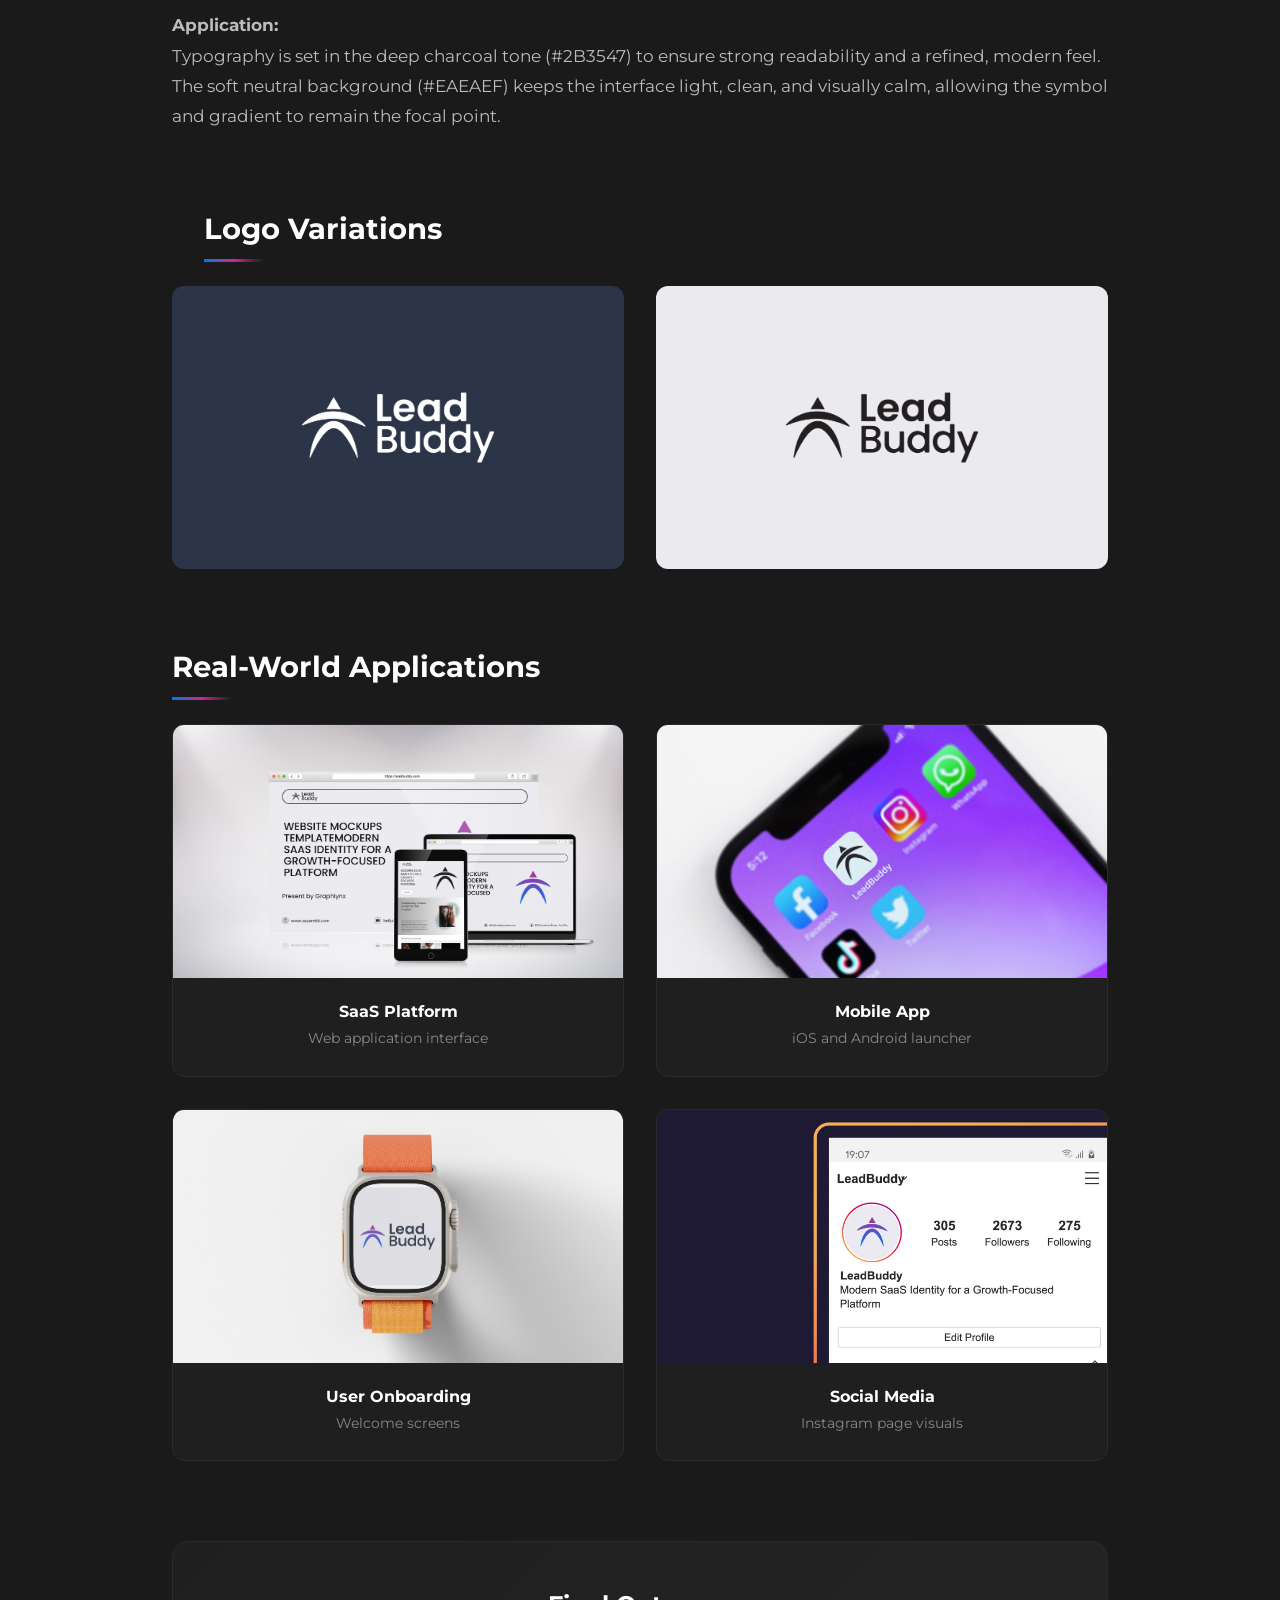
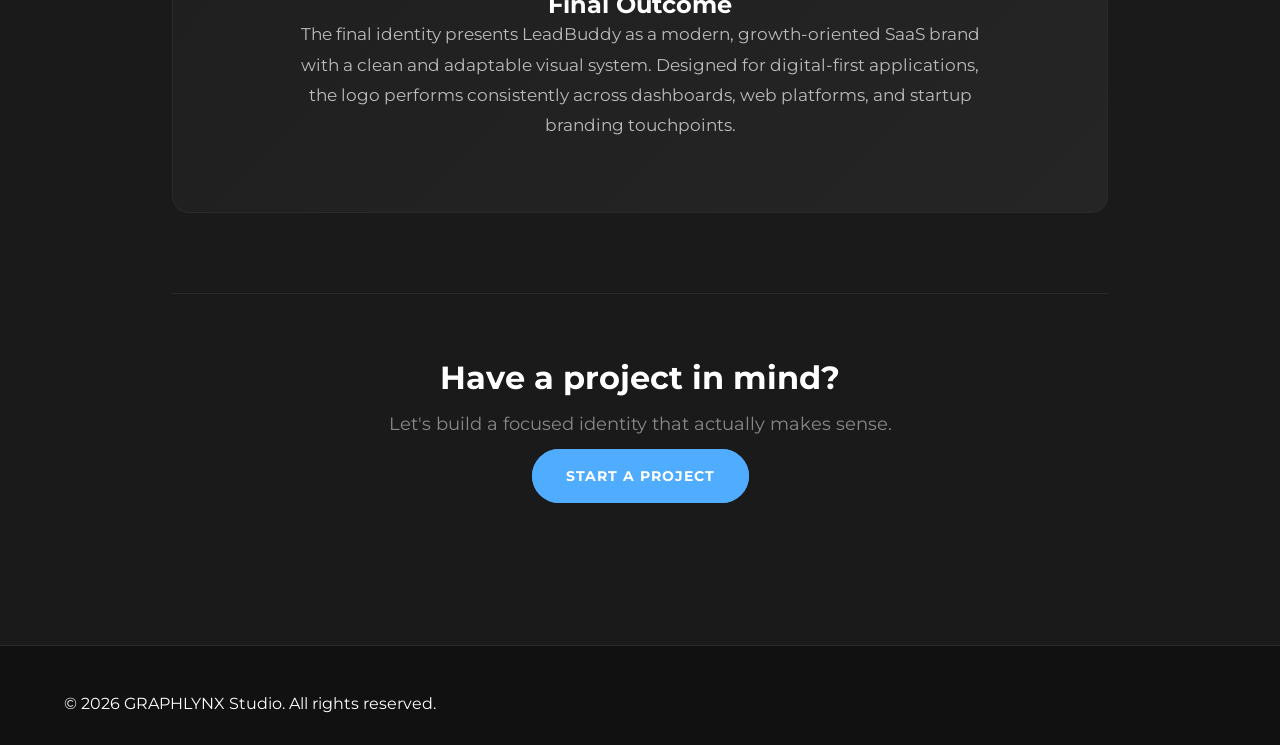
<file: leadbuddy.html>
<!DOCTYPE html>
<html lang="en">
<head>
    <meta charset="UTF-8">
    <meta name="viewport" content="width=device-width, initial-scale=1.0">
    <meta name="description" content="Case study for LeadBuddy: a modern SaaS logo concept focused on growth, guidance, and scalable digital identity.">
    
    <title>LeadBuddy Concept Identity | GRAPHLYNX STUDIO</title>
    
    <link rel="icon" href="images/favicon.png" type="image/png">

    <link rel="preconnect" href="https://fonts.googleapis.com">
    <link rel="preconnect" href="https://fonts.gstatic.com" crossorigin>
    <link href="https://fonts.googleapis.com/css2?family=Montserrat:wght@400;700&display=swap" rel="stylesheet">
    <link rel="stylesheet" href="style.css">
    
    <style>
        /* Using the Trust Blue as the accent color */
        .text-accent { color: #0077EF !important; } 
        
        /* Update the line under titles to use your new gradient */
        .case-section h2::after {
            background: linear-gradient(90deg, #0077EF, #CC278F, transparent);
        }
        
        /* Update list bullets to blue */
        .case-section ul li::before {
            color: #0077EF;
        }

        /* Update the back link hover color */
        .back-link:hover {
            color: #CC278F; /* Pink on hover for a nice touch */
        }
    </style>
</head>
<body>

<header class="site-header">
    <div class="logo">
        <a href="index.html" aria-label="GRAPHLYNX Studio Home">
            GRAPH<span class="text-accent">LYNX</span>
        </a>
    </div>
    <button class="nav-toggle" id="navToggle" aria-label="Toggle navigation"><span></span><span></span><span></span></button>
    <nav aria-label="Main Navigation">
        <ul>
            <li><a href="portfolio.html">Work</a></li>
            <li><a href="process.html">Process</a></li>
            <li><a href="contact.html">Contact</a></li>
        </ul>
    </nav>
</header>

<main class="case-study">

    <div class="container">
        <a href="portfolio.html" class="back-link">&larr; Back to Portfolio</a>
    </div>

    <section class="case-hero">
        <div class="case-hero-content">
            <div class="case-hero-logo">
                <img src="images/leadbuddy1.png" alt="LeadBuddy logo - SaaS Identity">
            </div>

            <h1>LeadBuddy</h1>
            <p class="case-hero-tagline">Modern SaaS Identity for a Growth-Focused Platform</p>
        </div>
    </section>

    <section class="project-snapshot">
        <div class="snapshot-column">
            <h3>Details</h3>
            <dl>
                <div class="snapshot-item">
                    <dt>Client</dt>
                    <dd>LeadBuddy (Concept)</dd>
                </div>

                <div class="snapshot-item">
                    <dt>Industry</dt>
                    <dd>SaaS / Technology / Startup</dd>
                </div>

                <div class="snapshot-item">
                    <dt>Year</dt>
                    <dd>2024</dd>
                </div>
            </dl>
        </div>

        <div class="snapshot-column">
            <h3>Scope</h3>
            <dl>
                <div class="snapshot-item">
                    <dt>Services</dt>
                    <dd>
                        <ul class="clean-list">
                            <li>Logo Concept</li>
                            <li>Visual Direction</li>
                            <li>Brand Exploration</li>
                        </ul>
                    </dd>
                </div>

                <div class="snapshot-item">
                    <dt>Tools</dt>
                    <dd>
                        <ul class="clean-list">
                            <li>Adobe Illustrator</li>
                            <li>Figma</li>
                        </ul>
                    </dd>
                </div>
            </dl>
        </div>
    </section>

    <section class="case-section text-block">
        <h2>The Brief</h2>
        <p>
            LeadBuddy was explored as a conceptual SaaS platform designed to support growth-driven teams through clarity, guidance, and smart digital solutions. 
            The goal was to create a modern identity that feels approachable, trustworthy, and scalable across digital products.
        </p>
    </section>

    <section class="case-section text-block">
        <h2>Concept & Thinking</h2>
        <p>
            The identity is centered around a simplified human-inspired symbol combined with an upward directional form. 
            The concept reflects guidance, progress, and partnership—positioning the brand as a supportive “buddy” within a fast-moving tech environment.
        </p>

        <ul class="feature-list">
            <li><strong>Abstract human form</strong> symbolizing support and collaboration</li>
            <li><strong>Upward motion</strong> representing growth, progress, and momentum</li>
            <li><strong>Minimal geometry</strong> for clarity in digital environments</li>
            <li><strong>Balanced color palette</strong> blending trust, innovation, and approachability</li>
        </ul>
    </section>
    
    <section class="case-section text-block">
        <h2>Logo Symbolism</h2>
        <p>
            The icon represents a guided figure moving forward, subtly reinforced by an upward element that suggests progress and leadership. 
            This symbolism aligns with SaaS products focused on user growth, performance tracking, and digital assistance.
        </p>
    </section>

    <section class="case-section text-block">
        <h2>Typography</h2>
        <p>
            The wordmark uses <strong>Poppins</strong>, a modern geometric sans-serif chosen for its clarity, friendliness, and strong on-screen performance. 
            Semibold weight is applied to “Lead” to establish hierarchy and emphasis, while Medium weight is used for “Buddy” to maintain balance and approachability. 
        </p>
        <p>
            This contrast subtly reinforces leadership and support within the brand name. The result is a system that follows clear logic and performs effortlessly across digital portfolios and product interfaces.
        </p>
    </section>

    <section class="case-section text-block">
        <h2>Color Palette</h2>
        <p>
            The color system combines a blue-to-pink gradient that represents growth, guidance, and human-centric technology. 
            The blue tone conveys trust and digital reliability, while the pink accent introduces warmth and personality without overpowering the identity.
        </p>
        
        <div style="display: grid; grid-template-columns: repeat(auto-fit, minmax(200px, 1fr)); gap: 1.5rem; margin-top: 2rem;">
            
            <div style="text-align: center;">
                <div style="background: linear-gradient(135deg, #0077EF 0%, #CC278F 100%); height: 120px; border-radius: 8px; margin-bottom: 0.5rem;"></div>
                <p style="font-weight: 700; margin-bottom: 0.3rem; color: #fff;">Growth Gradient</p>
                <p style="color: #888; font-size: 0.9rem;">#0077EF → #CC278F</p>
            </div>

            <div style="text-align: center;">
                <div style="background: #2B3547; height: 120px; border-radius: 8px; margin-bottom: 0.5rem; border: 1px solid #333;"></div>
                <p style="font-weight: 700; margin-bottom: 0.3rem; color: #fff;">Charcoal Type</p>
                <p style="color: #888; font-size: 0.9rem;">#2B3547</p>
            </div>

            <div style="text-align: center;">
                <div style="background: #EAEAEF; height: 120px; border-radius: 8px; margin-bottom: 0.5rem; border: 1px solid #e0e0e0;"></div>
                <p style="font-weight: 700; margin-bottom: 0.3rem; color: #fff;">Soft Neutral</p>
                <p style="color: #888; font-size: 0.9rem;">#EAEAEF</p>
            </div>

        </div>

        <p style="margin-top: 2rem;">
            <strong>Application:</strong><br>
            Typography is set in the deep charcoal tone (#2B3547) to ensure strong readability and a refined, modern feel. 
            The soft neutral background (#EAEAEF) keeps the interface light, clean, and visually calm, allowing the symbol and gradient to remain the focal point.
        </p>
    </section>

    <section class="case-section full-width">
        <div class="container">
            <h2>Logo Variations</h2>
        </div>
        
        <div class="logo-showcase">
            <figure class="logo-variant dark" style="background: #2B3547;">
                <img src="images/leadbuddy-dark.png" alt="LeadBuddy logo on dark background">
            </figure>

            <figure class="logo-variant light" style="background: #EAEAEF;">
                <img src="images/leadbuddy-light.png" alt="LeadBuddy logo on light background">
            </figure>
        </div>
    </section>

    <section class="case-section">
        <h2>Real-World Applications</h2>

        <div class="mockups-grid">
            <figure class="mockup-item">
                <img src="images/leadbuddy-mockup1.jpg" alt="Dashboard Header">
                <figcaption class="mockup-caption">
                    <h4>SaaS Platform</h4>
                    <p>Web application interface</p>
                </figcaption>
            </figure>

            <figure class="mockup-item">
                <img src="images/leadbuddy-mockup2.jpg" alt="App Icon">
                <figcaption class="mockup-caption">
                    <h4>Mobile App</h4>
                    <p>iOS and Android launcher</p>
                </figcaption>
            </figure>

            <figure class="mockup-item">
                <img src="images/leadbuddy-mockup3.jpg" alt="Onboarding">
                <figcaption class="mockup-caption">
                    <h4>User Onboarding</h4>
                    <p>Welcome screens</p>
                </figcaption>
            </figure>

            <figure class="mockup-item">
                <img src="images/leadbuddy-mockup4.jpg" alt="Social Assets">
                <figcaption class="mockup-caption">
                    <h4>Social Media</h4>
                    <p>Instagram page visuals</p>
                </figcaption>
            </figure>
        </div>
    </section>

    <section class="final-result text-block">
        <h2>Final Outcome</h2>
        <p>
            The final identity presents LeadBuddy as a modern, growth-oriented SaaS brand with a clean and adaptable visual system. 
            Designed for digital-first applications, the logo performs consistently across dashboards, web platforms, and startup branding touchpoints.
        </p>
    </section>

    <section class="case-cta">
        <div class="container">
            <h3>Have a project in mind?</h3>
            <p>Let's build a focused identity that actually makes sense.</p>
            <a href="contact.html" class="btn btn-filled">Start a Project</a>
        </div>
    </section>

</main>

<footer class="site-footer">
    <p>&copy; 2026 GRAPHLYNX Studio. All rights reserved.</p>
</footer>

<button class="scroll-top" id="scrollTop" aria-label="Back to top">↑</button>
<div class="nav-overlay" id="navOverlay"></div>
<script>
    const toggle = document.getElementById("navToggle");
    const nav = document.querySelector("nav");
    const overlay = document.getElementById("navOverlay");
    const scrollBtn = document.getElementById("scrollTop");
    if (toggle) {
        toggle.addEventListener("click", () => { nav.classList.toggle("open"); overlay.classList.toggle("open"); });
        overlay.addEventListener("click", () => { nav.classList.remove("open"); overlay.classList.remove("open"); });
        nav.querySelectorAll("a").forEach(link => {
            link.addEventListener("click", () => { nav.classList.remove("open"); overlay.classList.remove("open"); });
        });
    }
    let scrollTicking = false;
    window.addEventListener("scroll", () => {
        if (!scrollTicking) {
            requestAnimationFrame(() => {
                const show = window.scrollY > 300;
                if (scrollBtn.classList.contains("visible") !== show) {
                    scrollBtn.classList.toggle("visible", show);
                }
                scrollTicking = false;
            });
            scrollTicking = true;
        }
    }, { passive: true });
    scrollBtn.addEventListener("click", () => window.scrollTo({ top: 0, behavior: "smooth" }));
</script>
</body>
</html>
</file>
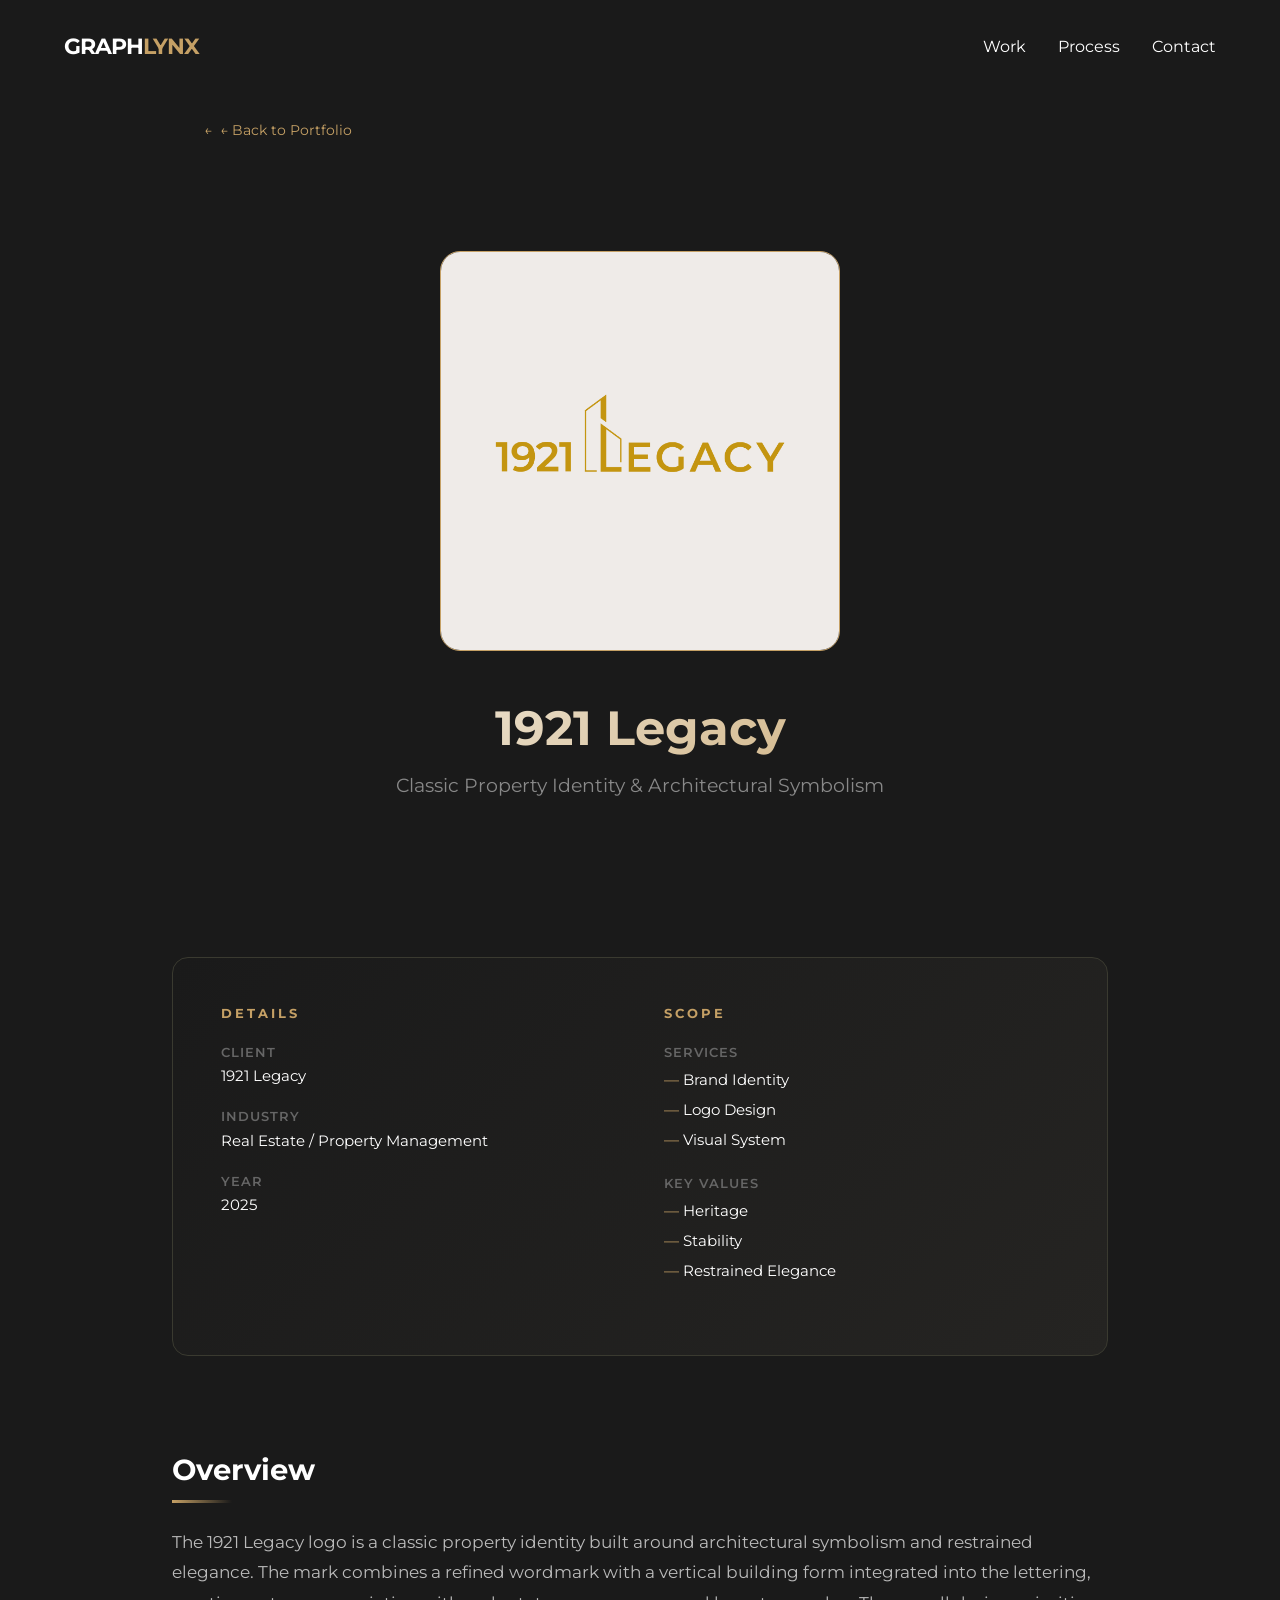
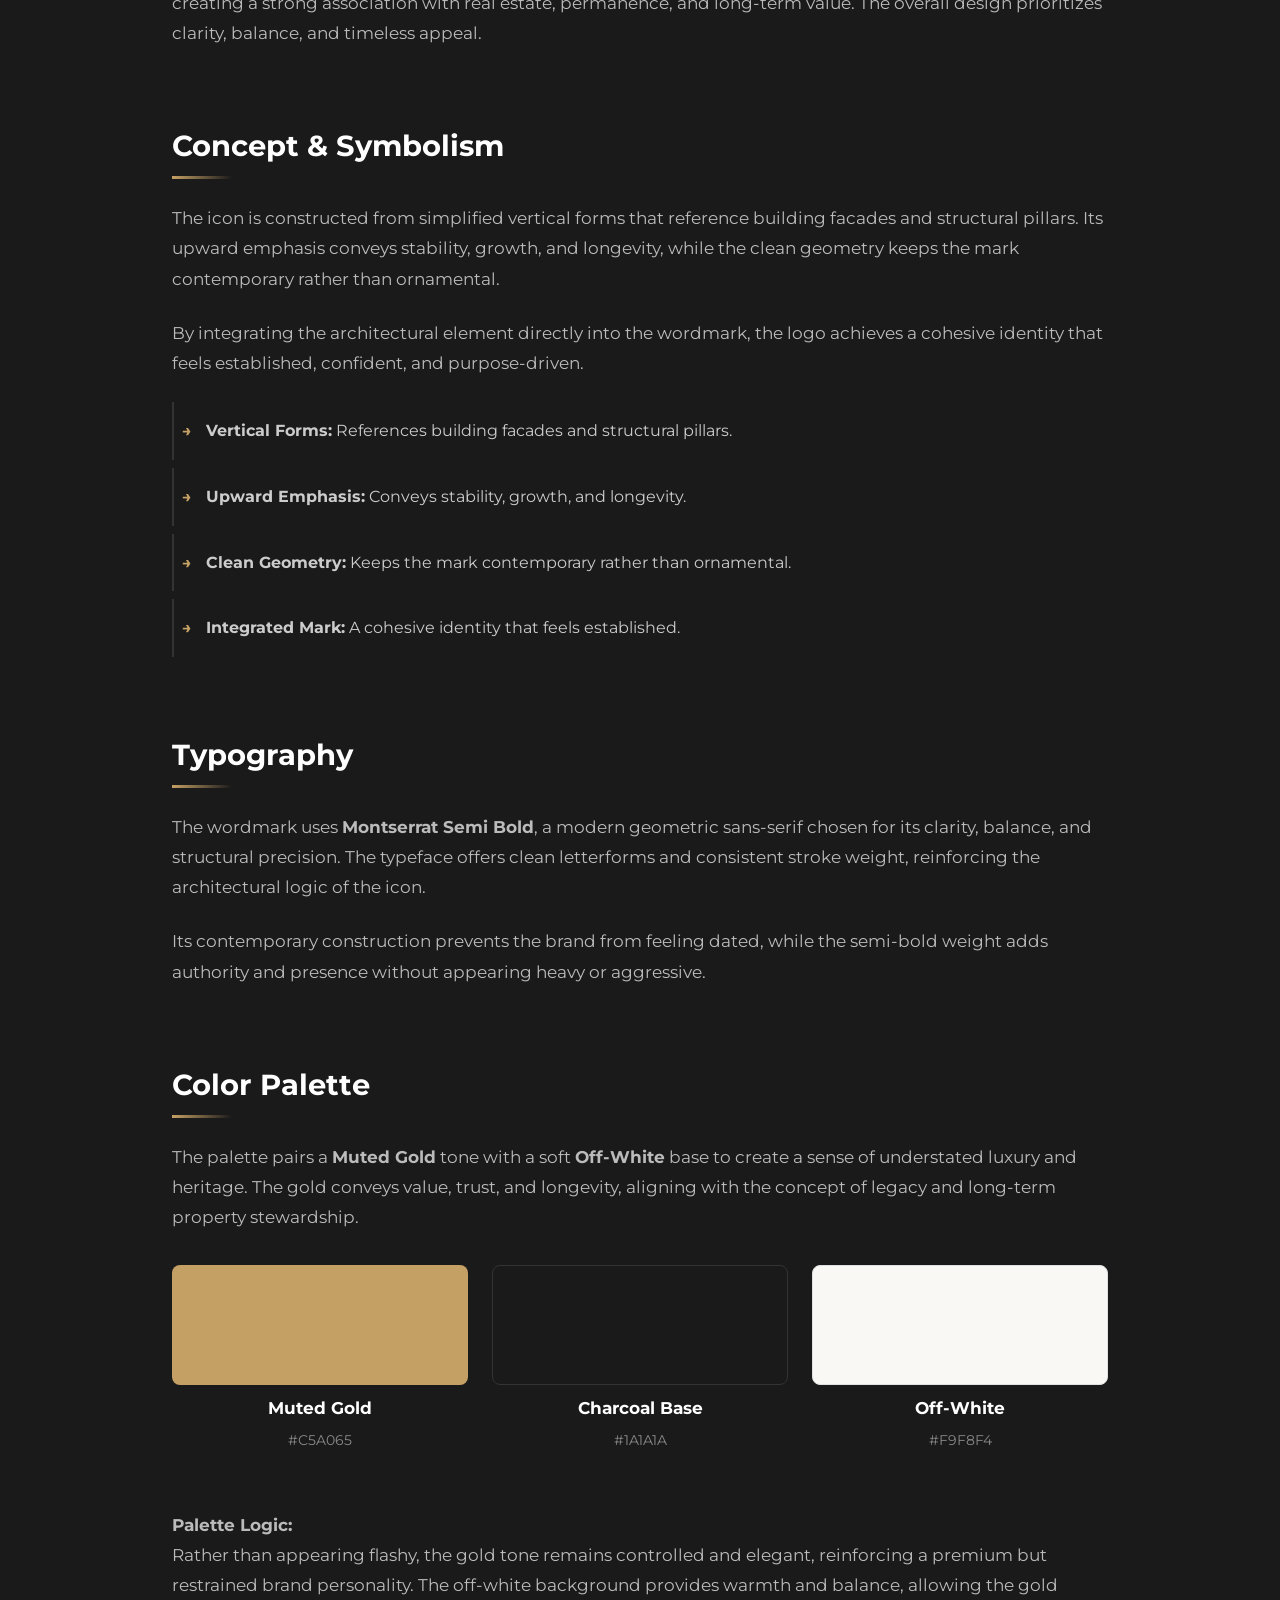
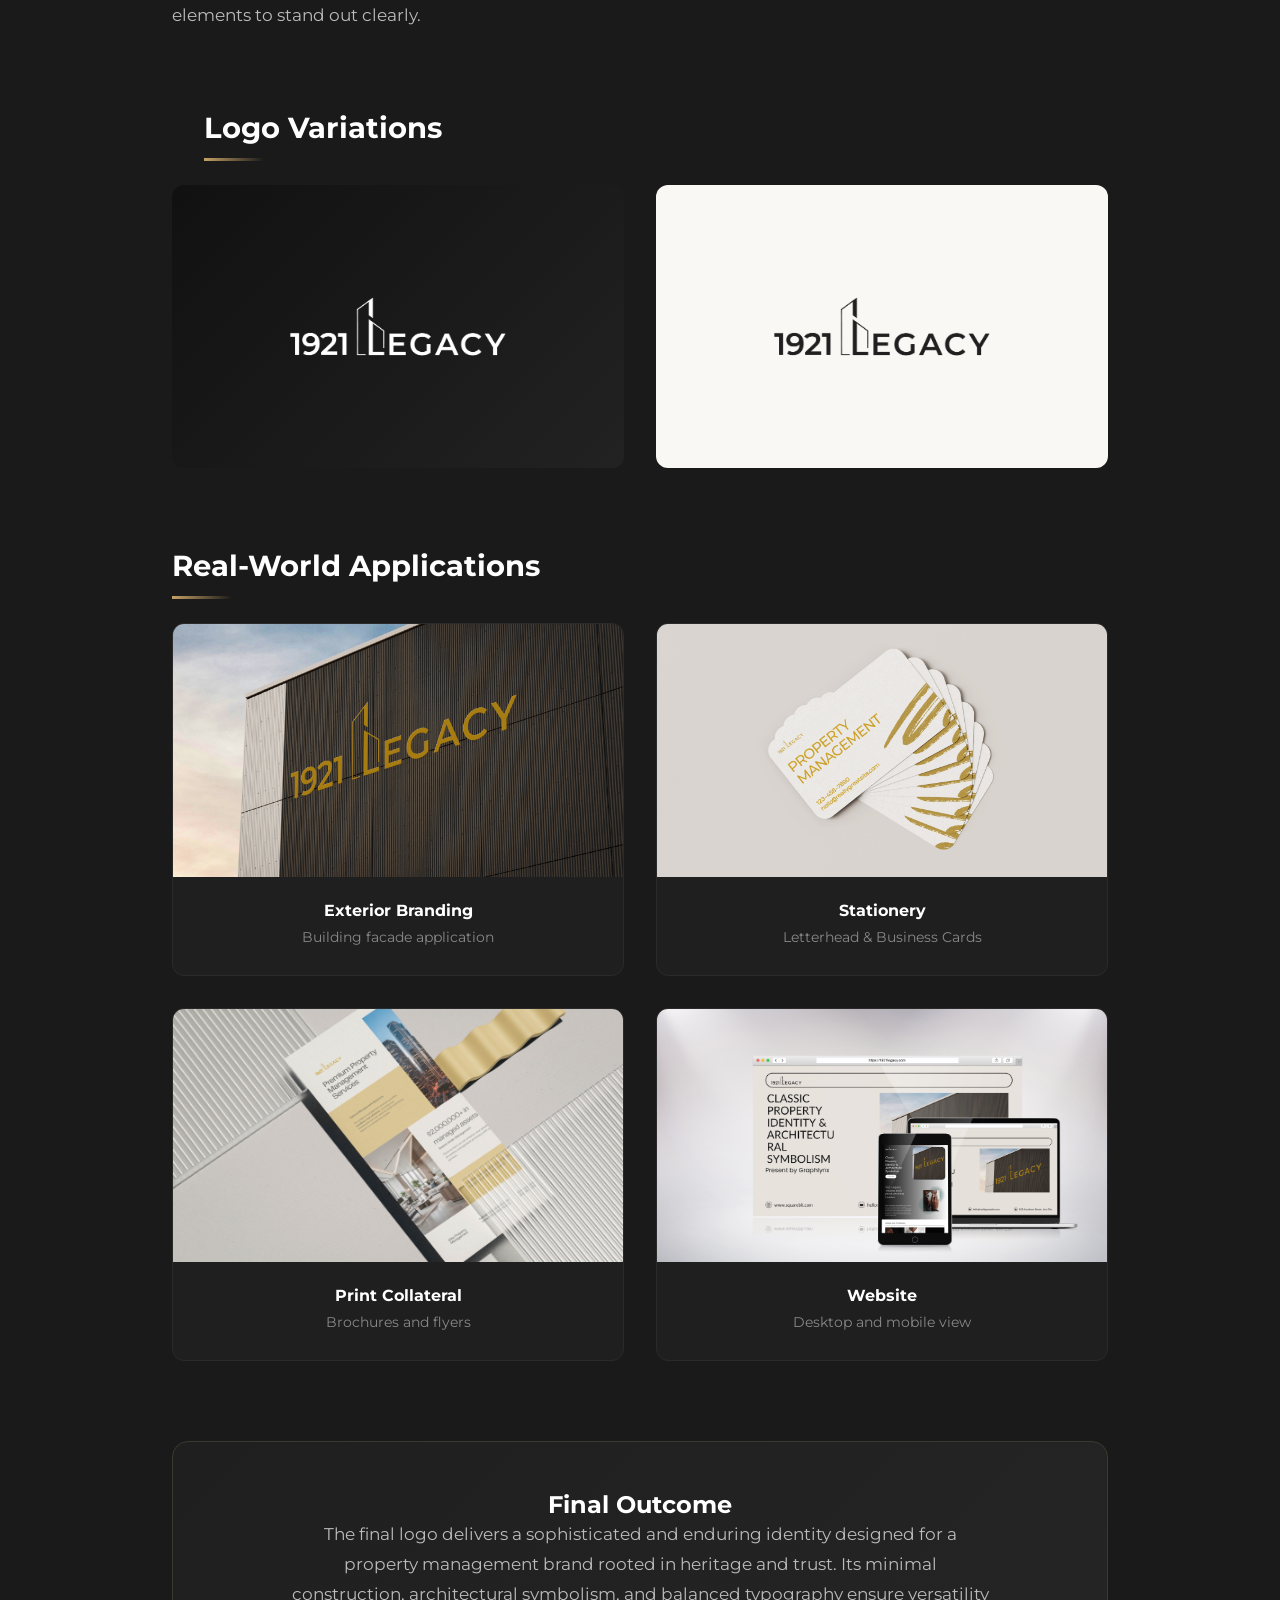
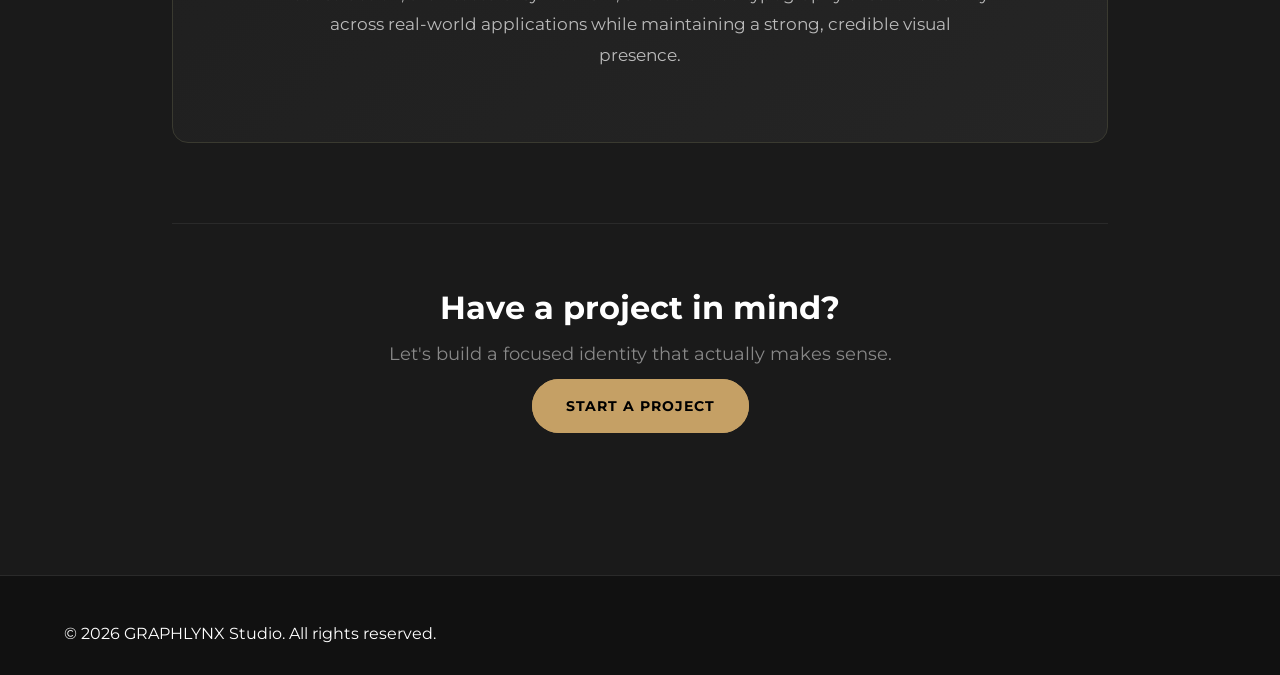
<file: legacy.html>
<!DOCTYPE html>
<html lang="en">
<head>
    <meta charset="UTF-8">
    <meta name="viewport" content="width=device-width, initial-scale=1.0">
    <meta name="description" content="Case study for 1921 Legacy: A classic property identity built around architectural symbolism and restrained elegance.">
    
    <title>1921 Legacy Identity | GRAPHLYNX STUDIO</title>
    
    <link rel="icon" href="images/favicon.png" type="image/png">

    <link rel="preconnect" href="https://fonts.googleapis.com">
    <link rel="preconnect" href="https://fonts.gstatic.com" crossorigin>
    <link href="https://fonts.googleapis.com/css2?family=Montserrat:wght@400;500;600;700&display=swap" rel="stylesheet">
    
    <link rel="stylesheet" href="style.css">

    <style>
        /* Override Gradient Text in Hero */
        .case-hero h1 {
            background: linear-gradient(135deg, #F9F8F4, #C5A065);
            -webkit-background-clip: text;
            -webkit-text-fill-color: transparent;
        }

        /* Override Accents (Lines, Headers) */
        .text-accent,
        .snapshot-column h3,
        .case-section ul li::before,
        .back-link {
            color: #C5A065 !important;
        }

        /* Override the underline on section headers */
        .case-section h2::after {
            background: linear-gradient(90deg, #C5A065, transparent);
        }

        /* Override specific list bullet points */
        .snapshot-item ul li::before {
            color: #C5A065;
        }

        /* Update background colors for the snapshot area to be slightly warmer */
        .project-snapshot {
            background: linear-gradient(135deg, #1a1a1a 0%, #252422 100%);
            border-color: #3a3a30;
        }
    </style>
</head>
<body>

<header class="site-header">
    <div class="logo">
        <a href="index.html" aria-label="GRAPHLYNX Studio Home">
            GRAPH<span class="text-accent">LYNX</span>
        </a>
    </div>
    <button class="nav-toggle" id="navToggle" aria-label="Toggle navigation"><span></span><span></span><span></span></button>
    <nav aria-label="Main Navigation">
        <ul>
            <li><a href="portfolio.html">Work</a></li>
            <li><a href="process.html">Process</a></li>
            <li><a href="contact.html">Contact</a></li>
        </ul>
    </nav>
</header>

<main class="case-study">

    <div class="container">
        <a href="portfolio.html" class="back-link">&larr; Back to Portfolio</a>
    </div>

    <section class="case-hero">
        <div class="case-hero-content">
            <div class="case-hero-logo" style="border-color: #C5A065;">
                <img src="images/legacy1.png" alt="1921 Legacy Logo">
            </div>

            <h1>1921 Legacy</h1>
            <p class="case-hero-tagline">Classic Property Identity & Architectural Symbolism</p>
        </div>
    </section>

    <section class="project-snapshot">
        <div class="snapshot-column">
            <h3>Details</h3>
            <dl>
                <div class="snapshot-item">
                    <dt>Client</dt>
                    <dd>1921 Legacy</dd>
                </div>

                <div class="snapshot-item">
                    <dt>Industry</dt>
                    <dd>Real Estate / Property Management</dd>
                </div>

                <div class="snapshot-item">
                    <dt>Year</dt>
                    <dd>2025</dd>
                </div>
            </dl>
        </div>

        <div class="snapshot-column">
            <h3>Scope</h3>
            <dl>
                <div class="snapshot-item">
                    <dt>Services</dt>
                    <dd>
                        <ul class="clean-list">
                            <li>Brand Identity</li>
                            <li>Logo Design</li>
                            <li>Visual System</li>
                        </ul>
                    </dd>
                </div>

                <div class="snapshot-item">
                    <dt>Key Values</dt>
                    <dd>
                        <ul class="clean-list">
                            <li>Heritage</li>
                            <li>Stability</li>
                            <li>Restrained Elegance</li>
                        </ul>
                    </dd>
                </div>
            </dl>
        </div>
    </section>

    <section class="case-section text-block">
        <h2>Overview</h2>
        <p>
            The 1921 Legacy logo is a classic property identity built around architectural symbolism and restrained elegance. 
            The mark combines a refined wordmark with a vertical building form integrated into the lettering, creating a strong 
            association with real estate, permanence, and long-term value. The overall design prioritizes clarity, balance, and timeless appeal.
        </p>
    </section>

    <section class="case-section text-block">
        <h2>Concept & Symbolism</h2>
        <p>
            The icon is constructed from simplified vertical forms that reference building facades and structural pillars. 
            Its upward emphasis conveys stability, growth, and longevity, while the clean geometry keeps the mark contemporary rather than ornamental.
        </p>
        <p>
            By integrating the architectural element directly into the wordmark, the logo achieves a cohesive identity that feels 
            established, confident, and purpose-driven.
        </p>

        <ul class="feature-list">
            <li><strong>Vertical Forms:</strong> References building facades and structural pillars.</li>
            <li><strong>Upward Emphasis:</strong> Conveys stability, growth, and longevity.</li>
            <li><strong>Clean Geometry:</strong> Keeps the mark contemporary rather than ornamental.</li>
            <li><strong>Integrated Mark:</strong> A cohesive identity that feels established.</li>
        </ul>
    </section>

    <section class="case-section text-block">
        <h2>Typography</h2>
        <p>
            The wordmark uses <strong>Montserrat Semi Bold</strong>, a modern geometric sans-serif chosen for its clarity, balance, 
            and structural precision. The typeface offers clean letterforms and consistent stroke weight, reinforcing the architectural 
            logic of the icon.
        </p>
        <p>
            Its contemporary construction prevents the brand from feeling dated, while the semi-bold weight adds authority and presence 
            without appearing heavy or aggressive.
        </p>
    </section>

    <section class="case-section text-block">
        <h2>Color Palette</h2>
        <p>
            The palette pairs a <strong>Muted Gold</strong> tone with a soft <strong>Off-White</strong> base to create a sense of understated luxury and heritage.
            The gold conveys value, trust, and longevity, aligning with the concept of legacy and long-term property stewardship.
        </p>
        
        <div style="display: grid; grid-template-columns: repeat(auto-fit, minmax(200px, 1fr)); gap: 1.5rem; margin-top: 2rem;">
            
            <div style="text-align: center;">
                <div style="background: #C5A065; height: 120px; border-radius: 8px; margin-bottom: 0.5rem;"></div>
                <p style="font-weight: 700; margin-bottom: 0.3rem; color: #fff;">Muted Gold</p>
                <p style="color: #888; font-size: 0.9rem;">#C5A065</p>
            </div>

            <div style="text-align: center;">
                <div style="background: #1A1A1A; height: 120px; border-radius: 8px; margin-bottom: 0.5rem; border: 1px solid #333;"></div>
                <p style="font-weight: 700; margin-bottom: 0.3rem; color: #fff;">Charcoal Base</p>
                <p style="color: #888; font-size: 0.9rem;">#1A1A1A</p>
            </div>

            <div style="text-align: center;">
                <div style="background: #F9F8F4; height: 120px; border-radius: 8px; margin-bottom: 0.5rem; border: 1px solid #e0e0e0;"></div>
                <p style="font-weight: 700; margin-bottom: 0.3rem; color: #fff;">Off-White</p>
                <p style="color: #888; font-size: 0.9rem;">#F9F8F4</p>
            </div>

        </div>

        <p style="margin-top: 2rem;">
            <strong>Palette Logic:</strong><br>
            Rather than appearing flashy, the gold tone remains controlled and elegant, reinforcing a premium but restrained brand personality.
            The off-white background provides warmth and balance, allowing the gold elements to stand out clearly.
        </p>
    </section>

    <section class="case-section full-width">
        <div class="container">
            <h2>Logo Variations</h2>
        </div>
        
        <div class="logo-showcase">
            <figure class="logo-variant dark" style="background: linear-gradient(135deg, #111 0%, #222 100%);">
                <img src="images/legacy2.png" alt="1921 Legacy logo on dark background">
            </figure>

            <figure class="logo-variant light" style="background: #F9F8F4;">
                <img src="images/legacy3.png" alt="1921 Legacy logo on light background">
            </figure>
        </div>
    </section>

    <section class="case-section">
        <h2>Real-World Applications</h2>

        <div class="mockups-grid">
            <figure class="mockup-item">
                <img src="images/legacy-mockup1.jpg" alt="Property Signage">
                <figcaption class="mockup-caption">
                    <h4>Exterior Branding</h4>
                    <p>Building facade application</p>
                </figcaption>
            </figure>

            <figure class="mockup-item">
                <img src="images/legacy-mockup2.jpg" alt="Stationery Suite">
                <figcaption class="mockup-caption">
                    <h4>Stationery</h4>
                    <p>Letterhead & Business Cards</p>
                </figcaption>
            </figure>

            <figure class="mockup-item">
                <img src="images/legacy-mockup3.jpg" alt="Marketing Materials">
                <figcaption class="mockup-caption">
                    <h4>Print Collateral</h4>
                    <p>Brochures and flyers</p>
                </figcaption>
            </figure>

            <figure class="mockup-item">
                <img src="images/legacy-mockup4.jpg" alt="Digital Presence">
                <figcaption class="mockup-caption">
                    <h4>Website</h4>
                    <p>Desktop and mobile view</p>
                </figcaption>
            </figure>
        </div>
    </section>

    <section class="final-result text-block" style="border-color: #3a3a30;">
        <h2>Final Outcome</h2>
        <p>
            The final logo delivers a sophisticated and enduring identity designed for a property management brand rooted in heritage and trust. 
            Its minimal construction, architectural symbolism, and balanced typography ensure versatility across real-world applications 
            while maintaining a strong, credible visual presence.
        </p>
    </section>

    <section class="case-cta">
        <div class="container">
            <h3>Have a project in mind?</h3>
            <p>Let's build a focused identity that actually makes sense.</p>
            <a href="contact.html" class="btn btn-filled" style="background-color: #C5A065; border-color: #C5A065; color: #000;">Start a Project</a>
        </div>
    </section>

</main>

<footer class="site-footer">
    <p>&copy; 2026 GRAPHLYNX Studio. All rights reserved.</p>
</footer>

<button class="scroll-top" id="scrollTop" aria-label="Back to top">↑</button>
<div class="nav-overlay" id="navOverlay"></div>
<script>
    const toggle = document.getElementById("navToggle");
    const nav = document.querySelector("nav");
    const overlay = document.getElementById("navOverlay");
    const scrollBtn = document.getElementById("scrollTop");
    if (toggle) {
        toggle.addEventListener("click", () => { nav.classList.toggle("open"); overlay.classList.toggle("open"); });
        overlay.addEventListener("click", () => { nav.classList.remove("open"); overlay.classList.remove("open"); });
        nav.querySelectorAll("a").forEach(link => {
            link.addEventListener("click", () => { nav.classList.remove("open"); overlay.classList.remove("open"); });
        });
    }
    let scrollTicking = false;
    window.addEventListener("scroll", () => {
        if (!scrollTicking) {
            requestAnimationFrame(() => {
                const show = window.scrollY > 300;
                if (scrollBtn.classList.contains("visible") !== show) {
                    scrollBtn.classList.toggle("visible", show);
                }
                scrollTicking = false;
            });
            scrollTicking = true;
        }
    }, { passive: true });
    scrollBtn.addEventListener("click", () => window.scrollTo({ top: 0, behavior: "smooth" }));
</script>
</body>
</html>
</file>
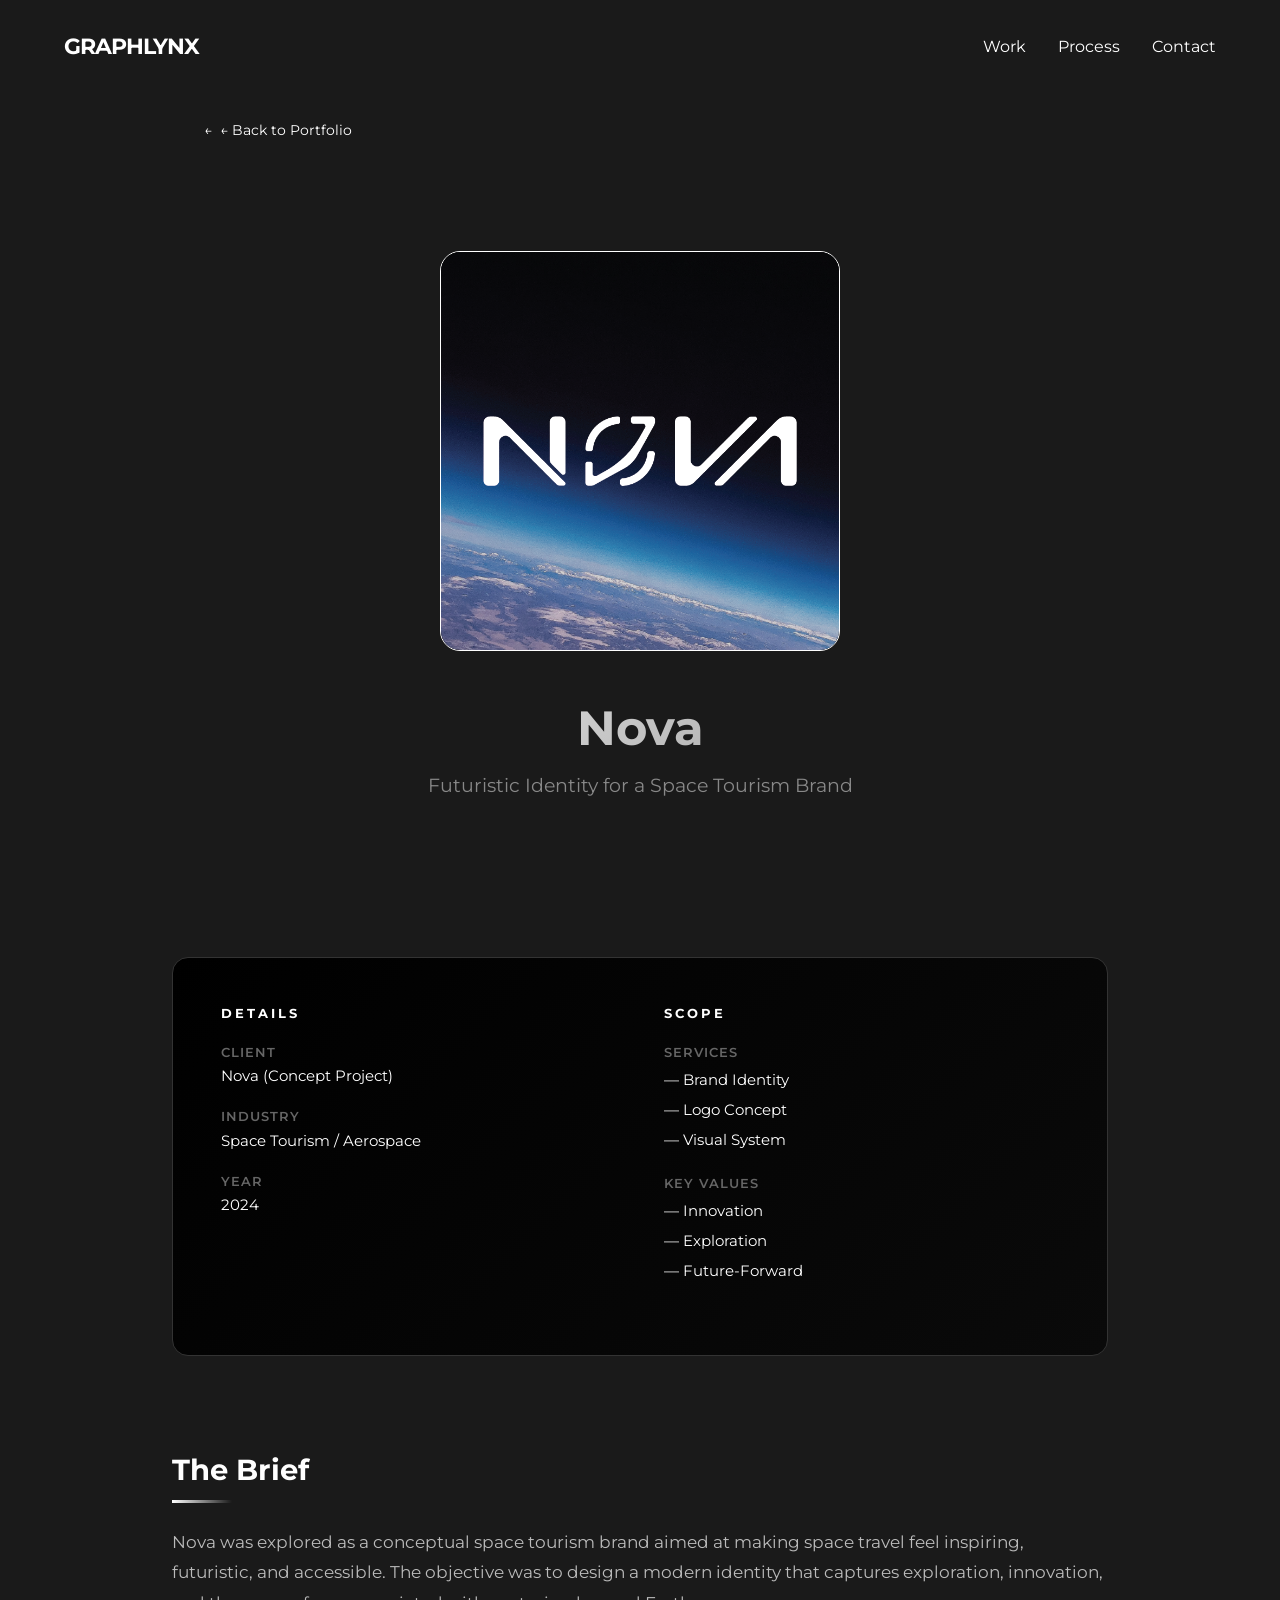
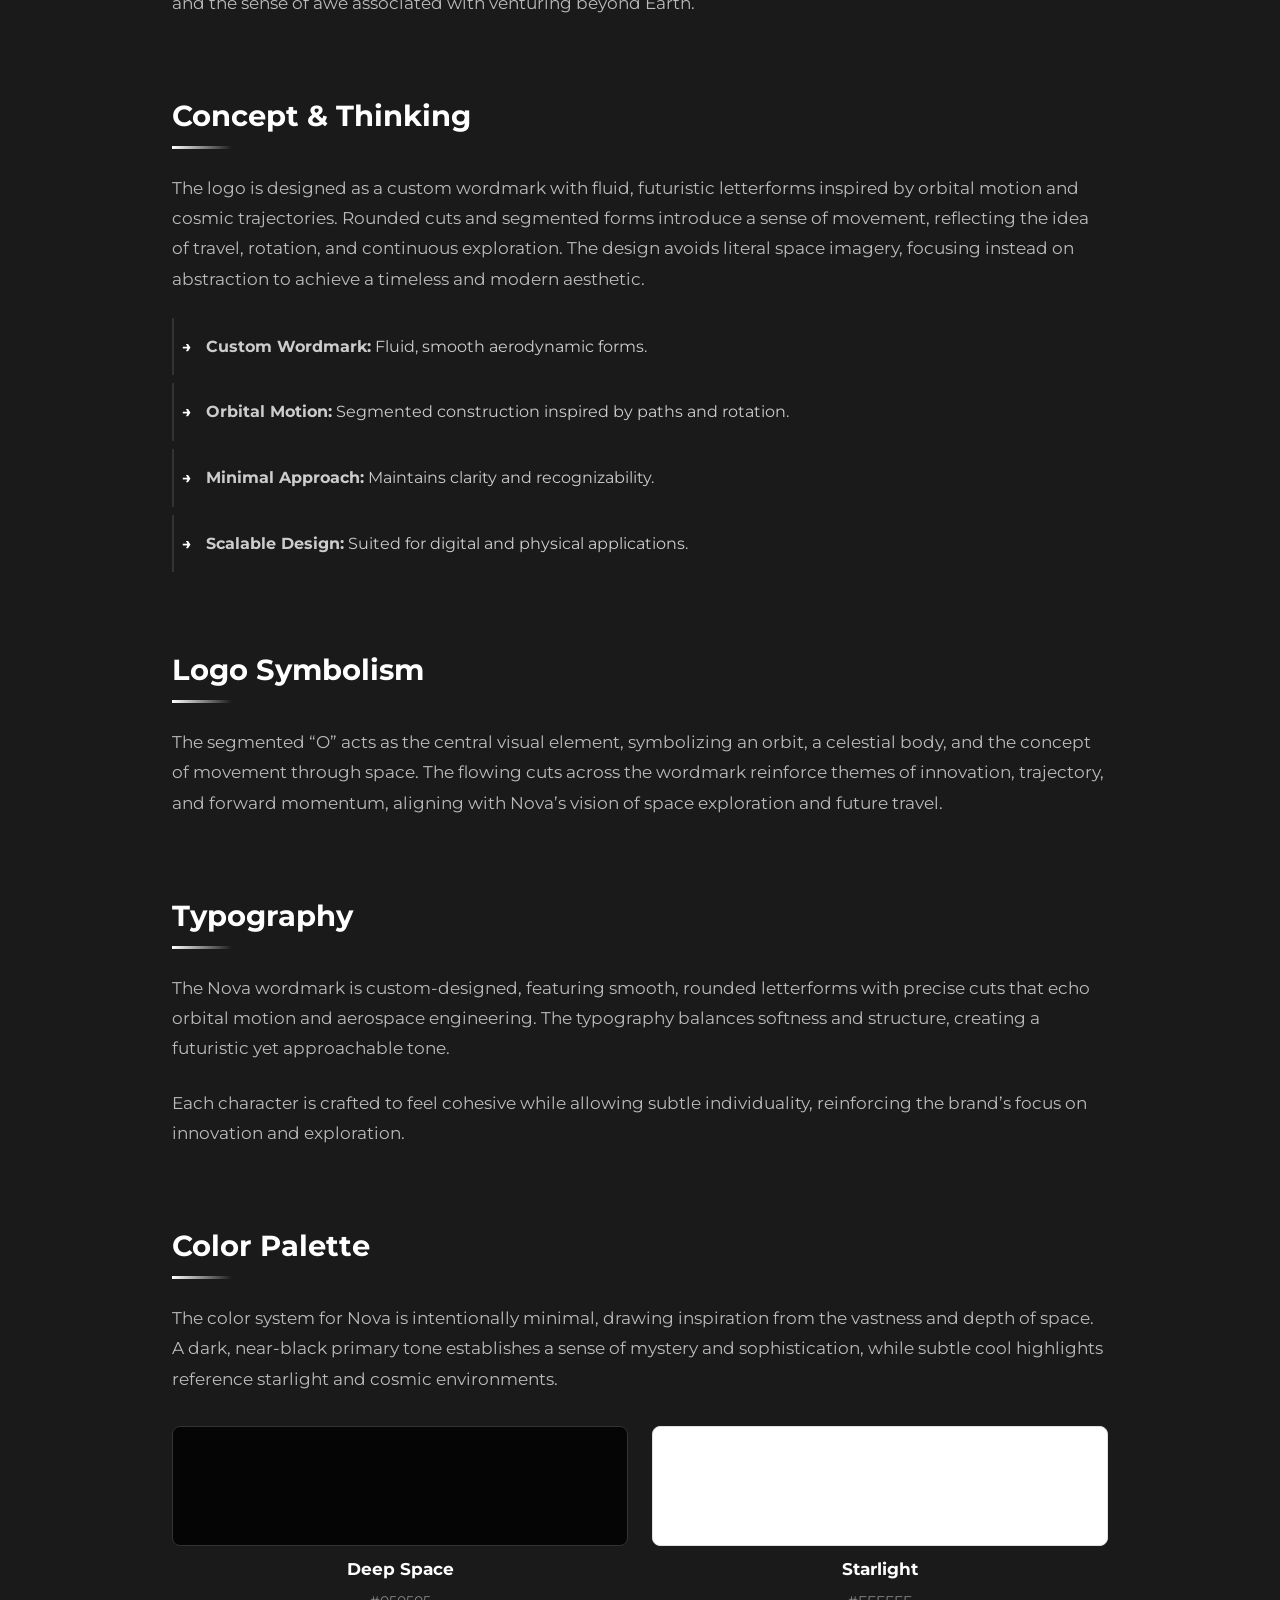
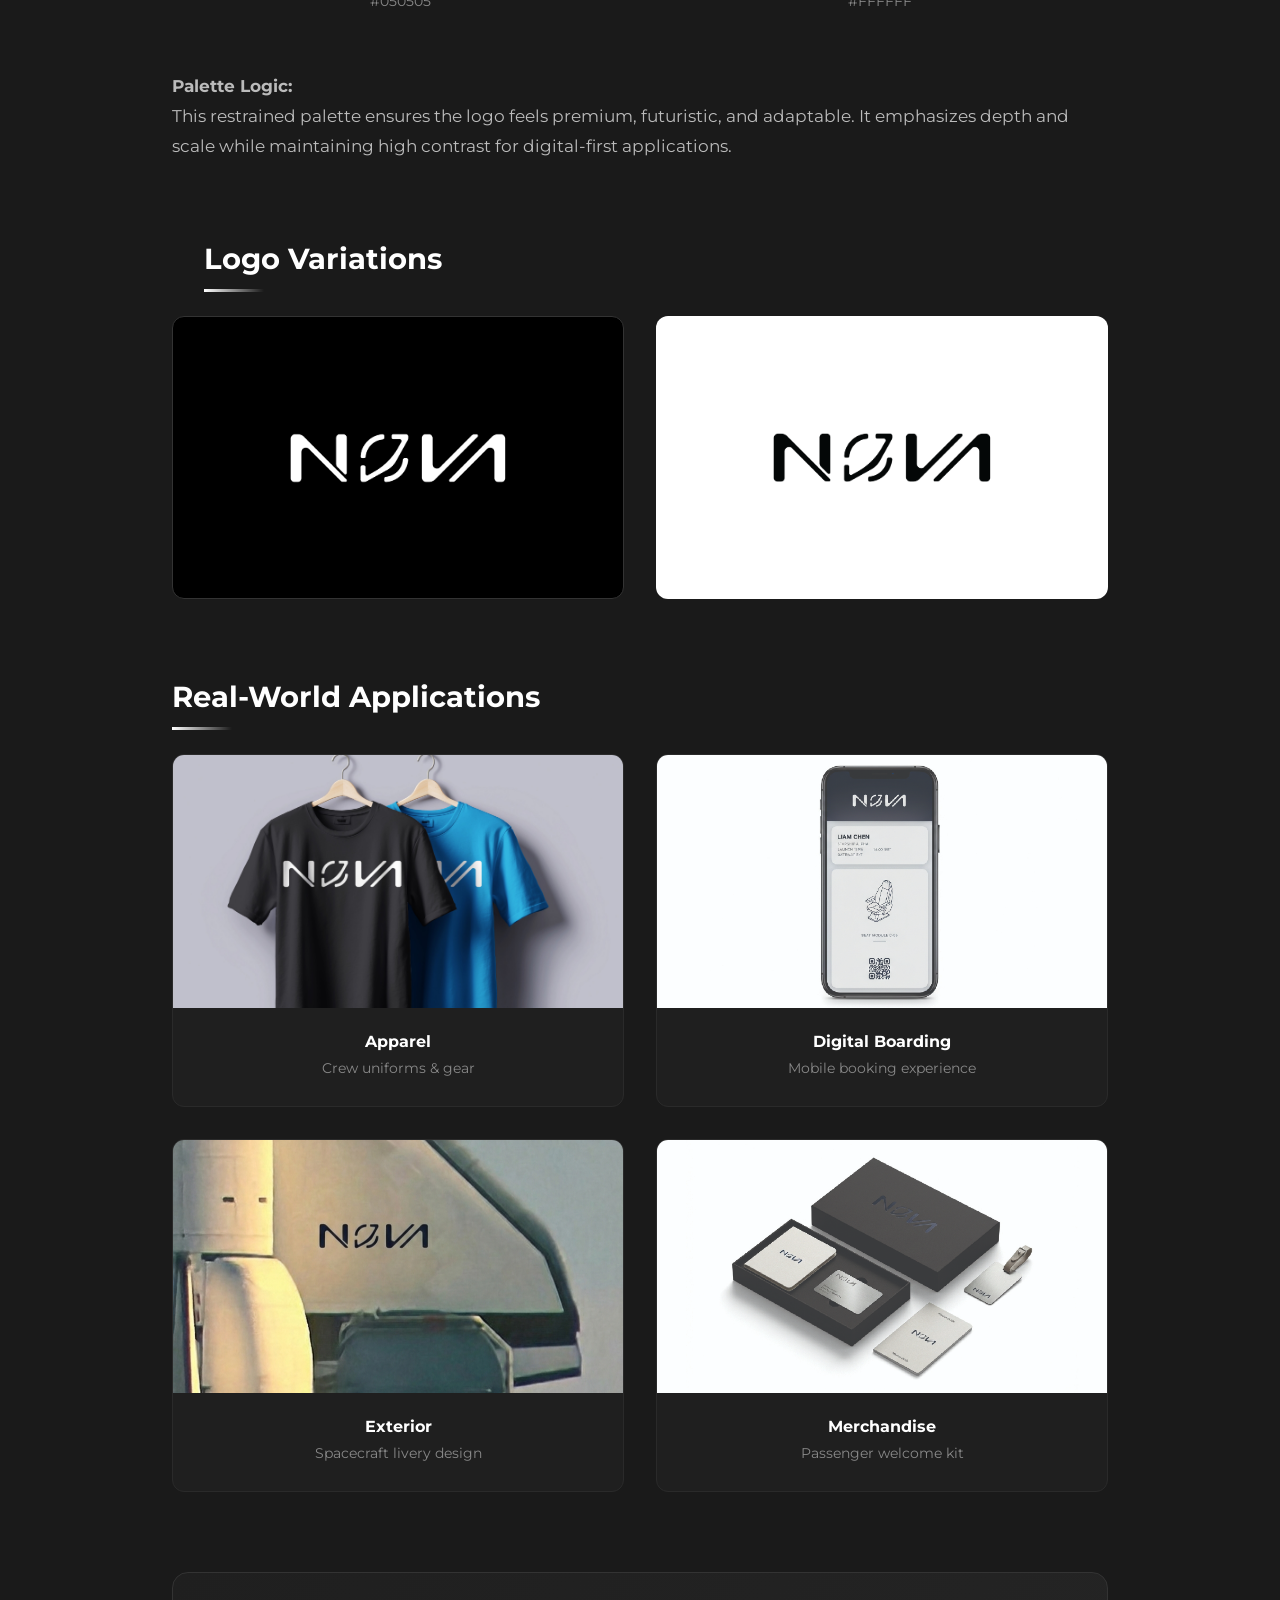
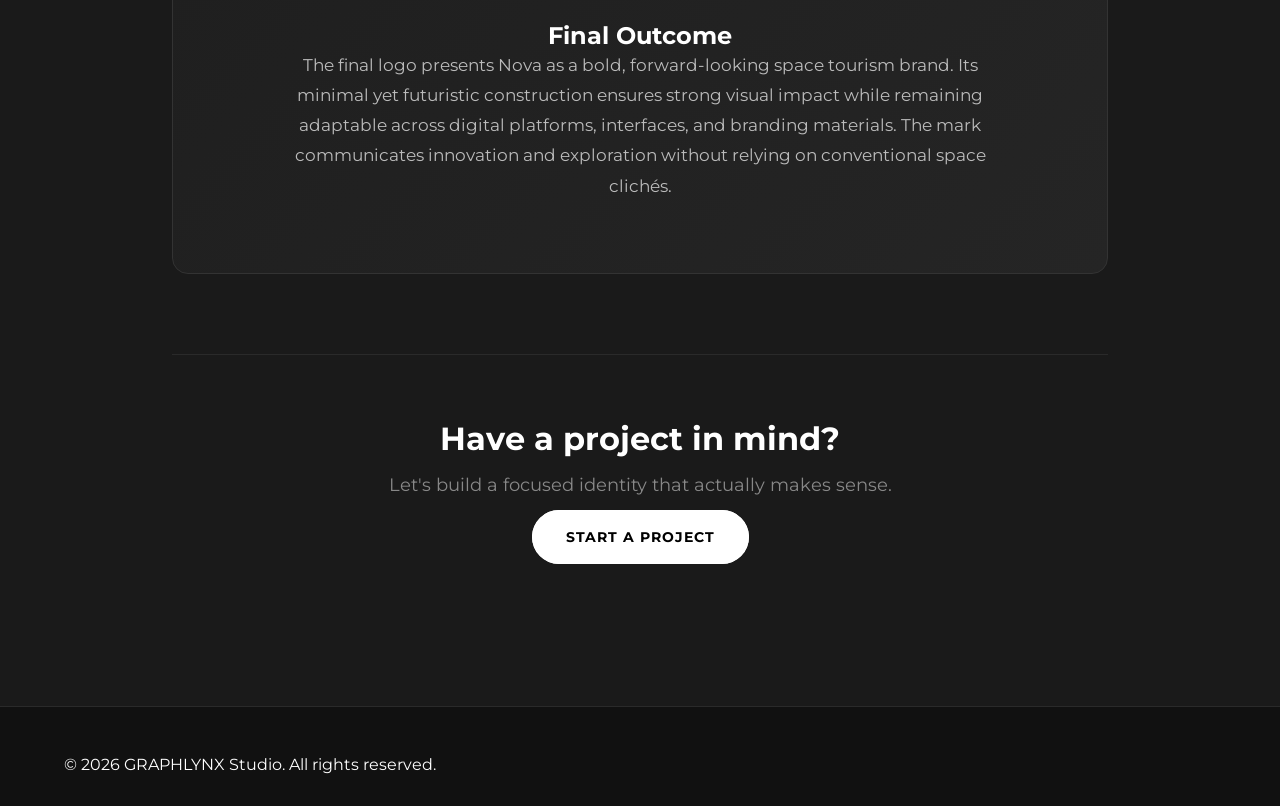
<file: nova.html>
<!DOCTYPE html>
<html lang="en">
<head>
    <meta charset="UTF-8">
    <meta name="viewport" content="width=device-width, initial-scale=1.0">
    <meta name="description" content="Concept logo design for Nova, a futuristic space tourism brand exploring innovation, motion, and the boundless nature of space through a modern wordmark.">
    
    <title>Nova Space Identity | GRAPHLYNX STUDIO</title>
    
    <link rel="icon" href="images/favicon.png" type="image/png">

    <link rel="preconnect" href="https://fonts.googleapis.com">
    <link rel="preconnect" href="https://fonts.gstatic.com" crossorigin>
    <link href="https://fonts.googleapis.com/css2?family=Montserrat:wght@400;500;600;700&display=swap" rel="stylesheet">
    
    <link rel="stylesheet" href="style.css">

    <style>
        /* 1. Hero Title: White to Silver Gradient */
        .case-hero h1 {
            background: linear-gradient(135deg, #FFFFFF, #888888);
            -webkit-background-clip: text;
            -webkit-text-fill-color: transparent;
        }

        /* 2. Set all Accents to Pure White */
        .text-accent,
        .snapshot-column h3,
        .case-section ul li::before,
        .back-link {
            color: #FFFFFF !important;
        }

        /* 3. Section Underlines: White fading to transparent */
        .case-section h2::after {
            background: linear-gradient(90deg, #FFFFFF, transparent);
        }

        /* 4. List Bullets */
        .snapshot-item ul li::before {
            color: #FFFFFF;
        }

        /* 5. Snapshot Box: Pitch Black Gradient for "Space" depth */
        .project-snapshot {
            background: linear-gradient(135deg, #000000 0%, #0a0a0a 100%);
            border-color: #333; /* Subtle dark border */
        }

        /* 6. Hero Logo Box Border */
        .case-hero-logo {
            border-color: #FFFFFF;
            background: #000;
        }
        
        /* 7. Button Override: White Button, Black Text */
        .btn-filled {
            background-color: #FFFFFF;
            color: #000000;
            border-color: #FFFFFF;
        }
        .btn-filled:hover {
            background-color: transparent;
            color: #FFFFFF;
        }
    </style>
</head>
<body>

<header class="site-header">
    <div class="logo">
        <a href="index.html" aria-label="GRAPHLYNX Studio Home">
            GRAPH<span class="text-accent">LYNX</span>
        </a>
    </div>
    <button class="nav-toggle" id="navToggle" aria-label="Toggle navigation"><span></span><span></span><span></span></button>
    <nav aria-label="Main Navigation">
        <ul>
            <li><a href="portfolio.html">Work</a></li>
            <li><a href="process.html">Process</a></li>
            <li><a href="contact.html">Contact</a></li>
        </ul>
    </nav>
</header>

<main class="case-study">

    <div class="container">
        <a href="portfolio.html" class="back-link">&larr; Back to Portfolio</a>
    </div>

    <section class="case-hero">
        <div class="case-hero-content">
            <div class="case-hero-logo">
                <img src="images/nova1.png" alt="Nova Space Tourism Logo">
            </div>

            <h1>Nova</h1>
            <p class="case-hero-tagline">Futuristic Identity for a Space Tourism Brand</p>
        </div>
    </section>

    <section class="project-snapshot">
        <div class="snapshot-column">
            <h3>Details</h3>
            <dl>
                <div class="snapshot-item">
                    <dt>Client</dt>
                    <dd>Nova (Concept Project)</dd>
                </div>

                <div class="snapshot-item">
                    <dt>Industry</dt>
                    <dd>Space Tourism / Aerospace</dd>
                </div>

                <div class="snapshot-item">
                    <dt>Year</dt>
                    <dd>2024</dd>
                </div>
            </dl>
        </div>

        <div class="snapshot-column">
            <h3>Scope</h3>
            <dl>
                <div class="snapshot-item">
                    <dt>Services</dt>
                    <dd>
                        <ul class="clean-list">
                            <li>Brand Identity</li>
                            <li>Logo Concept</li>
                            <li>Visual System</li>
                        </ul>
                    </dd>
                </div>

                <div class="snapshot-item">
                    <dt>Key Values</dt>
                    <dd>
                        <ul class="clean-list">
                            <li>Innovation</li>
                            <li>Exploration</li>
                            <li>Future-Forward</li>
                        </ul>
                    </dd>
                </div>
            </dl>
        </div>
    </section>

    <section class="case-section text-block">
        <h2>The Brief</h2>
        <p>
            Nova was explored as a conceptual space tourism brand aimed at making space travel feel inspiring, futuristic, and accessible. 
            The objective was to design a modern identity that captures exploration, innovation, and the sense of awe associated with venturing beyond Earth.
        </p>
    </section>

    <section class="case-section text-block">
        <h2>Concept & Thinking</h2>
        <p>
            The logo is designed as a custom wordmark with fluid, futuristic letterforms inspired by orbital motion and cosmic trajectories. 
            Rounded cuts and segmented forms introduce a sense of movement, reflecting the idea of travel, rotation, and continuous exploration. 
            The design avoids literal space imagery, focusing instead on abstraction to achieve a timeless and modern aesthetic.
        </p>

        <ul class="feature-list">
            <li><strong>Custom Wordmark:</strong> Fluid, smooth aerodynamic forms.</li>
            <li><strong>Orbital Motion:</strong> Segmented construction inspired by paths and rotation.</li>
            <li><strong>Minimal Approach:</strong> Maintains clarity and recognizability.</li>
            <li><strong>Scalable Design:</strong> Suited for digital and physical applications.</li>
        </ul>
    </section>

    <section class="case-section text-block">
        <h2>Logo Symbolism</h2>
        <p>
            The segmented “O” acts as the central visual element, symbolizing an orbit, a celestial body, and the concept of movement through space. 
            The flowing cuts across the wordmark reinforce themes of innovation, trajectory, and forward momentum, aligning with Nova’s vision of space exploration and future travel.
        </p>
    </section>

    <section class="case-section text-block">
        <h2>Typography</h2>
        <p>
            The Nova wordmark is custom-designed, featuring smooth, rounded letterforms with precise cuts that echo orbital motion and aerospace engineering. 
            The typography balances softness and structure, creating a futuristic yet approachable tone.
        </p>
        <p>
            Each character is crafted to feel cohesive while allowing subtle individuality, reinforcing the brand’s focus on innovation and exploration.
        </p>
    </section>

    <section class="case-section text-block">
        <h2>Color Palette</h2>
        <p>
            The color system for Nova is intentionally minimal, drawing inspiration from the vastness and depth of space. 
            A dark, near-black primary tone establishes a sense of mystery and sophistication, while subtle cool highlights reference starlight and cosmic environments.
        </p>
        
        <div style="display: grid; grid-template-columns: repeat(auto-fit, minmax(200px, 1fr)); gap: 1.5rem; margin-top: 2rem;">
            
            <div style="text-align: center;">
                <div style="background: #050505; height: 120px; border-radius: 8px; margin-bottom: 0.5rem; border: 1px solid #333;"></div>
                <p style="font-weight: 700; margin-bottom: 0.3rem; color: #fff;">Deep Space</p>
                <p style="color: #888; font-size: 0.9rem;">#050505</p>
            </div>

            <div style="text-align: center;">
                <div style="background: #FFFFFF; height: 120px; border-radius: 8px; margin-bottom: 0.5rem; border: 1px solid #e0e0e0;"></div>
                <p style="font-weight: 700; margin-bottom: 0.3rem; color: #fff;">Starlight</p>
                <p style="color: #888; font-size: 0.9rem;">#FFFFFF</p>
            </div>

        </div>

        <p style="margin-top: 2rem;">
            <strong>Palette Logic:</strong><br>
            This restrained palette ensures the logo feels premium, futuristic, and adaptable. It emphasizes depth and scale while maintaining high contrast for digital-first applications.
        </p>
    </section>

    <section class="case-section full-width">
        <div class="container">
            <h2>Logo Variations</h2>
        </div>
        
        <div class="logo-showcase">
            <figure class="logo-variant dark" style="background: #000000; border: 1px solid #333;">
                <img src="images/nova-dark.png" alt="Nova logo on dark background">
            </figure>

            <figure class="logo-variant light" style="background: #FFFFFF;">
                <img src="images/nova-light.png" alt="Nova logo on light background">
            </figure>
        </div>
    </section>

    <section class="case-section">
        <h2>Real-World Applications</h2>

        <div class="mockups-grid">
            <figure class="mockup-item">
                <img src="images/nova-mockup3.jpg" alt="Flight Suit">
                <figcaption class="mockup-caption">
                    <h4>Apparel</h4>
                    <p>Crew uniforms & gear</p>
                </figcaption>
            </figure>

            <figure class="mockup-item">
                <img src="images/nova-mockup2.jpg" alt="Ticket Interface">
                <figcaption class="mockup-caption">
                    <h4>Digital Boarding</h4>
                    <p>Mobile booking experience</p>
                </figcaption>
            </figure>

            <figure class="mockup-item">
                <img src="images/nova-mockup1.png" alt="Fuselage Branding">
                <figcaption class="mockup-caption">
                    <h4>Exterior</h4>
                    <p>Spacecraft livery design</p>
                </figcaption>
            </figure>

            <figure class="mockup-item">
                 <img src="images/nova-mockup4.jpg" alt="Launch Kit">
                <figcaption class="mockup-caption">
                    <h4>Merchandise</h4>
                    <p>Passenger welcome kit</p>
                </figcaption>
            </figure>
        </div>
    </section>

    <section class="final-result text-block" style="border-color: #333;">
        <h2>Final Outcome</h2>
        <p>
            The final logo presents Nova as a bold, forward-looking space tourism brand. Its minimal yet futuristic construction ensures strong visual impact while remaining adaptable across digital platforms, interfaces, and branding materials. The mark communicates innovation and exploration without relying on conventional space clichés.
        </p>
    </section>

    <section class="case-cta">
        <div class="container">
            <h3>Have a project in mind?</h3>
            <p>Let's build a focused identity that actually makes sense.</p>
            <a href="contact.html" class="btn btn-filled">Start a Project</a>
        </div>
    </section>

</main>

<footer class="site-footer">
    <p>&copy; 2026 GRAPHLYNX Studio. All rights reserved.</p>
</footer>

<button class="scroll-top" id="scrollTop" aria-label="Back to top">↑</button>
<div class="nav-overlay" id="navOverlay"></div>
<script>
    const toggle = document.getElementById("navToggle");
    const nav = document.querySelector("nav");
    const overlay = document.getElementById("navOverlay");
    const scrollBtn = document.getElementById("scrollTop");
    if (toggle) {
        toggle.addEventListener("click", () => { nav.classList.toggle("open"); overlay.classList.toggle("open"); });
        overlay.addEventListener("click", () => { nav.classList.remove("open"); overlay.classList.remove("open"); });
        nav.querySelectorAll("a").forEach(link => {
            link.addEventListener("click", () => { nav.classList.remove("open"); overlay.classList.remove("open"); });
        });
    }
    let scrollTicking = false;
    window.addEventListener("scroll", () => {
        if (!scrollTicking) {
            requestAnimationFrame(() => {
                const show = window.scrollY > 300;
                if (scrollBtn.classList.contains("visible") !== show) {
                    scrollBtn.classList.toggle("visible", show);
                }
                scrollTicking = false;
            });
            scrollTicking = true;
        }
    }, { passive: true });
    scrollBtn.addEventListener("click", () => window.scrollTo({ top: 0, behavior: "smooth" }));
</script>
</body>
</html>
</file>
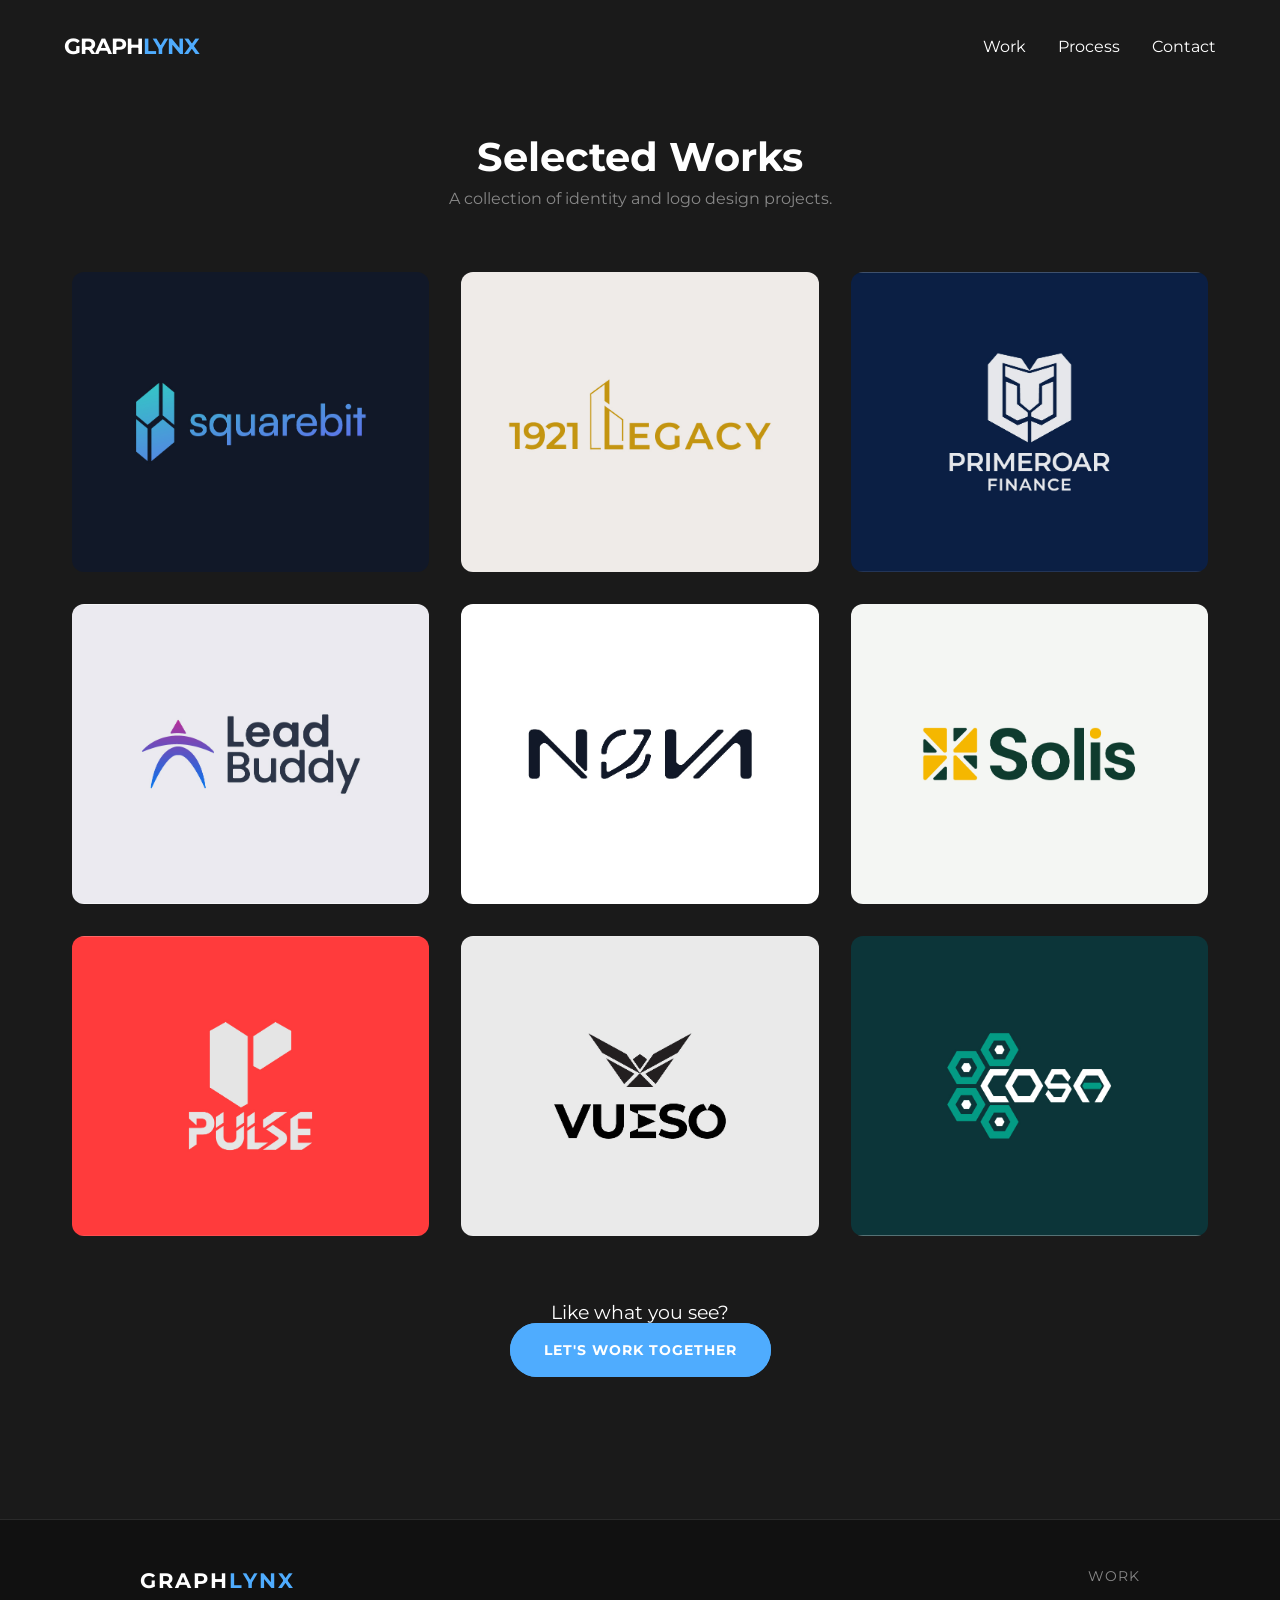
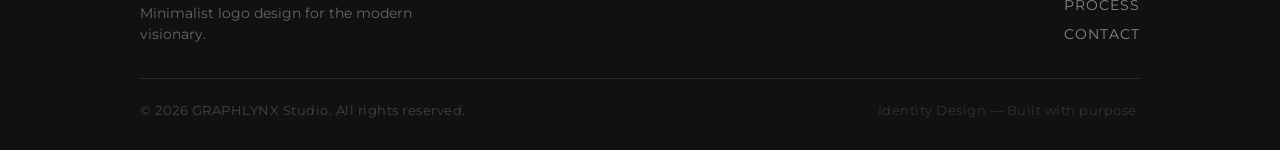
<file: portfolio.html>
<!DOCTYPE html>
<html lang="en">
<head>
    <meta charset="UTF-8">
    <meta name="viewport" content="width=device-width, initial-scale=1.0">
    <title>Portfolio | GRAPHLYNX Studio</title>
    <link rel="icon" href="images/favicon.png" type="image/png">
    <link rel="stylesheet" href="style.css">
    <link href="https://fonts.googleapis.com/css2?family=Montserrat:wght@400;700&display=swap" rel="stylesheet">
</head>
<body>

    <header class="site-header">
        <div class="logo"><a href="index.html">GRAPH<span class="text-accent">LYNX</span></a></div>
        <button class="nav-toggle" id="navToggle" aria-label="Toggle navigation">
            <span></span><span></span><span></span>
        </button>
        <nav>
            <ul>
                <li><a href="portfolio.html" class="active">Work</a></li>
                <li><a href="process.html">Process</a></li>
                <li><a href="contact.html">Contact</a></li>
            </ul>
        </nav>
    </header>


    <section class="page-header">
        <h2>Selected Works</h2>
        <p>A collection of identity and logo design projects.</p>


  </section>


<section class="portfolio-container" id="work">

    <div class="portfolio-grid">

        <!-- First project - now links to Squarebit case study -->
        <a href="squarebit.html" class="portfolio-project">
            <img src="images/logo1.jpg" alt="Squarebit logo preview">
            <div class="project-caption">
                <h4>Squarebit</h4>
                <p>Minimal / Tech</p>
            </div>
        </a>

        <!-- Other projects - add links when you create their case study pages -->
        <a href="legacy.html" class="portfolio-project">  
        <img src="images/logo2.jpg" alt="1921 Legacy logo preview">
        <div class="project-caption">
             <h4>1921 Legacy</h4>
             <p>Property Identity</p>
            </div>
        </a>

      <a href="primeroar.html" class="portfolio-project">
    <img src="images/logo4.jpg" alt="Primeroar Finance logo preview">
    <div class="project-caption">
        <h4>Primeroar Finance</h4>
        <p>Finance / Identity</p>
    </div>
</a>

       <a href="leadbuddy.html" class="portfolio-project">  <img src="images/logo3.jpg" alt="LeadBuddy Preview">
    <div class="project-caption">
        <h4>LeadBuddy</h4>          
        <p>SaaS / Tech</p>       
    </div>
</a>

      <a href="nova.html" class="portfolio-project">
    <img src="images/logo5.jpg" alt="Nova Space Tourism Logo">
            <div class="project-caption">
                <h4>Type Exploration</h4>
                <p>Typography</p>
            </div>
        </a>

       <a href="solis.html" class="portfolio-project">
    <img src="images/logo6.jpg" alt="Solis Energy Logo">
    <div class="project-caption">
        <h4>Solis</h4>
        <p>Solar Energy / Clean Tech</p>
    </div>
    </a>

        <a href="pulse.html" class="portfolio-project">
    <img src="images/logo7.jpg" alt="Pulse Fitness App Logo">
    <div class="project-caption">
        <h4>Pulse</h4>
        <p>Fitness / App Identity</p>
    </div>
    </a>

       <a href="vueso.html" class="portfolio-project">
    <img src="images/logo8.jpg" alt="VUESO Holding Company Logo">
    <div class="project-caption">
        <h4>VUESO</h4>
        <p>Holding Company / Branding</p>
    </div>
    </a>

        <a href="cosa.html" class="portfolio-project">
            <img src="images/logo9.jpg" alt="Logo project preview">
            <div class="project-caption">
                <h4>COSA</h4>
                <p>Geometric / Abstract</p>
            </div>
        </a>

    </div>

    <div class="portfolio-footer">
        <p>Like what you see?</p>
        <a href="contact.html" class="btn btn-filled">Let's Work Together</a>
    </div>

</section>

<footer class="site-footer">
    <div class="footer-inner">
        <div class="footer-brand">
            <div class="footer-logo">GRAPH<span class="text-accent">LYNX</span></div>
            <p>Minimalist logo design for the modern visionary.</p>
        </div>
        <nav class="footer-nav" aria-label="Footer Navigation">
            <a href="portfolio.html">Work</a>
            <a href="process.html">Process</a>
            <a href="contact.html">Contact</a>
        </nav>
    </div>
    <div class="footer-bottom">
        <p>&copy; 2026 GRAPHLYNX Studio. All rights reserved.</p>
        <p class="footer-tagline">Identity Design &mdash; Built with purpose.</p>
    </div>
</footer>

<button class="scroll-top" id="scrollTop" aria-label="Back to top">↑</button>
<div class="nav-overlay" id="navOverlay"></div>
<script>
    const toggle = document.getElementById('navToggle');
    const nav = document.querySelector('nav');
    const overlay = document.getElementById('navOverlay');
    const scrollBtn = document.getElementById('scrollTop');
    if (toggle) {
        toggle.addEventListener('click', () => { nav.classList.toggle('open'); overlay.classList.toggle('open'); });
        overlay.addEventListener('click', () => { nav.classList.remove('open'); overlay.classList.remove('open'); });
        nav.querySelectorAll('a').forEach(link => {
            link.addEventListener('click', () => { nav.classList.remove('open'); overlay.classList.remove('open'); });
        });
    }
    let scrollTicking = false;
    window.addEventListener('scroll', () => {
        if (!scrollTicking) {
            requestAnimationFrame(() => {
                const show = window.scrollY > 300;
                if (scrollBtn.classList.contains('visible') !== show) {
                    scrollBtn.classList.toggle('visible', show);
                }
                scrollTicking = false;
            });
            scrollTicking = true;
        }
    }, { passive: true });
    scrollBtn.addEventListener('click', () => window.scrollTo({ top: 0, behavior: 'smooth' }));
</script>
</body>
</html>
</file>
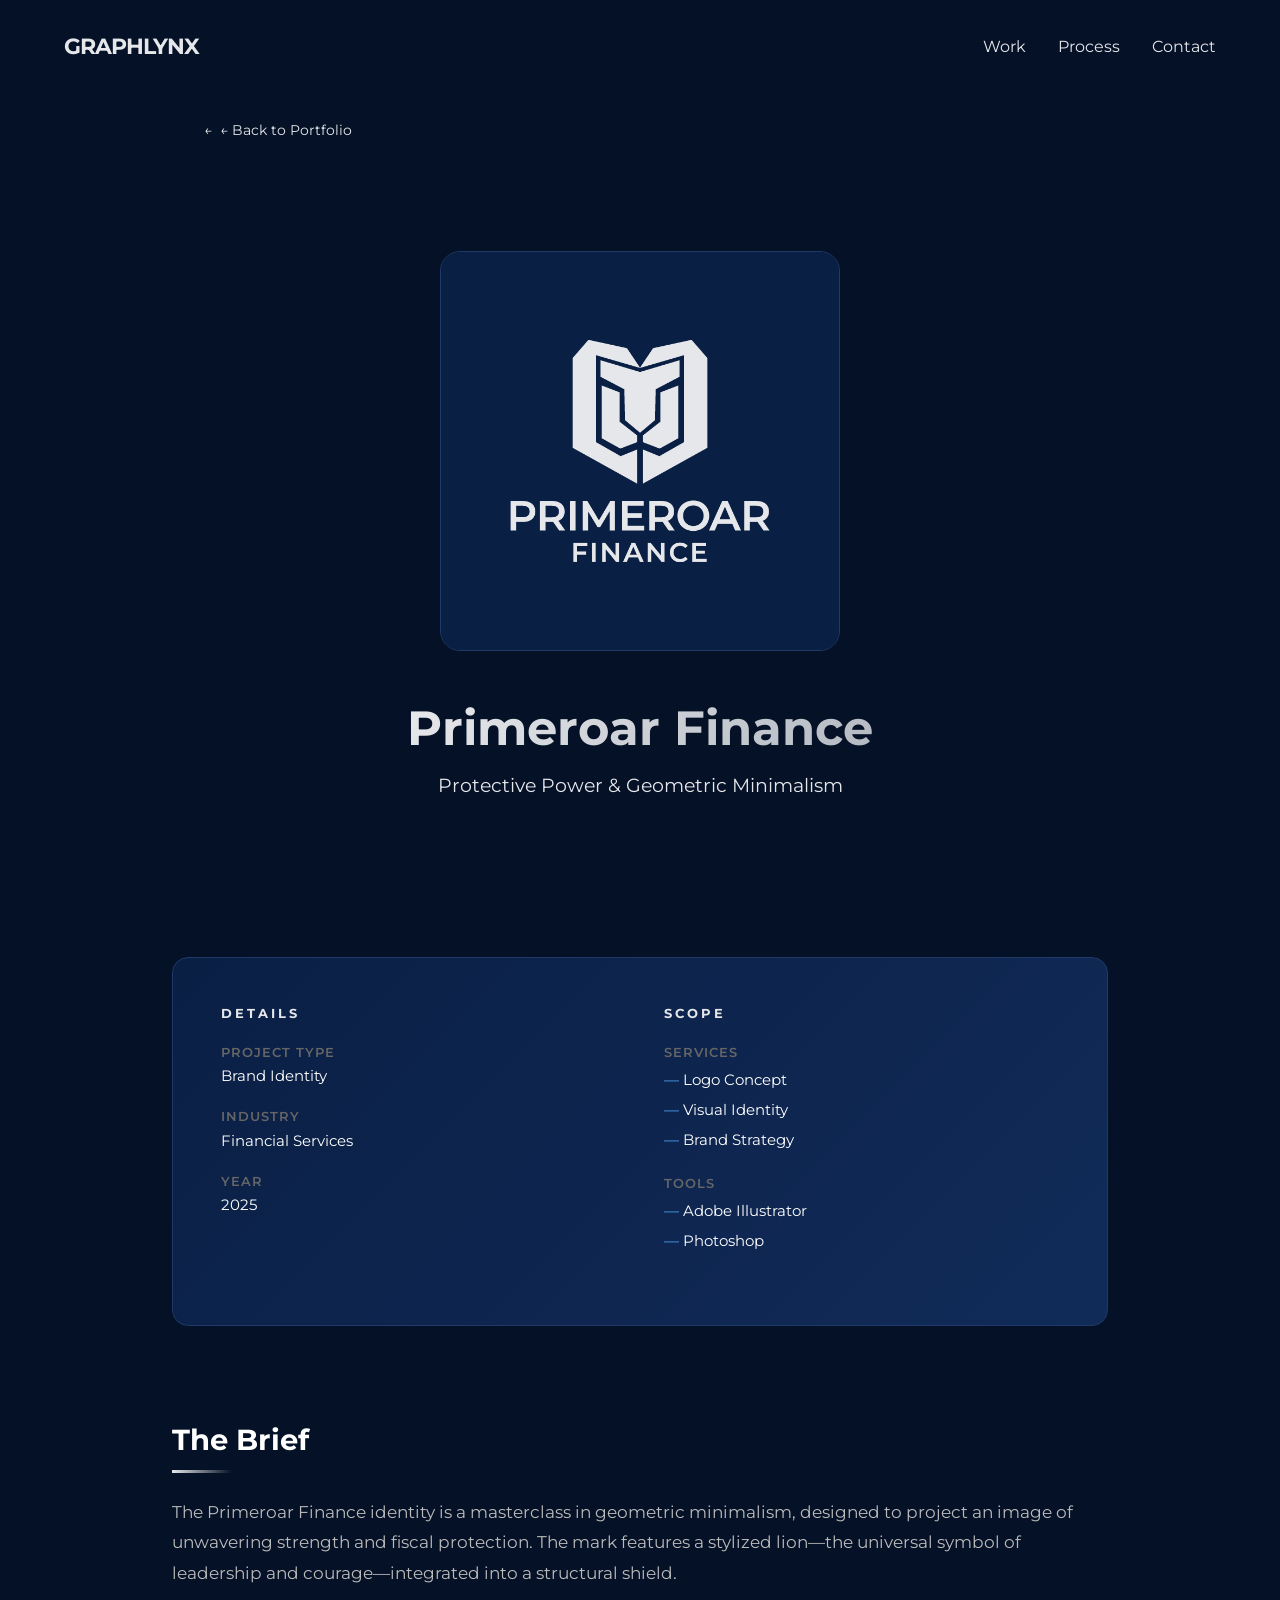
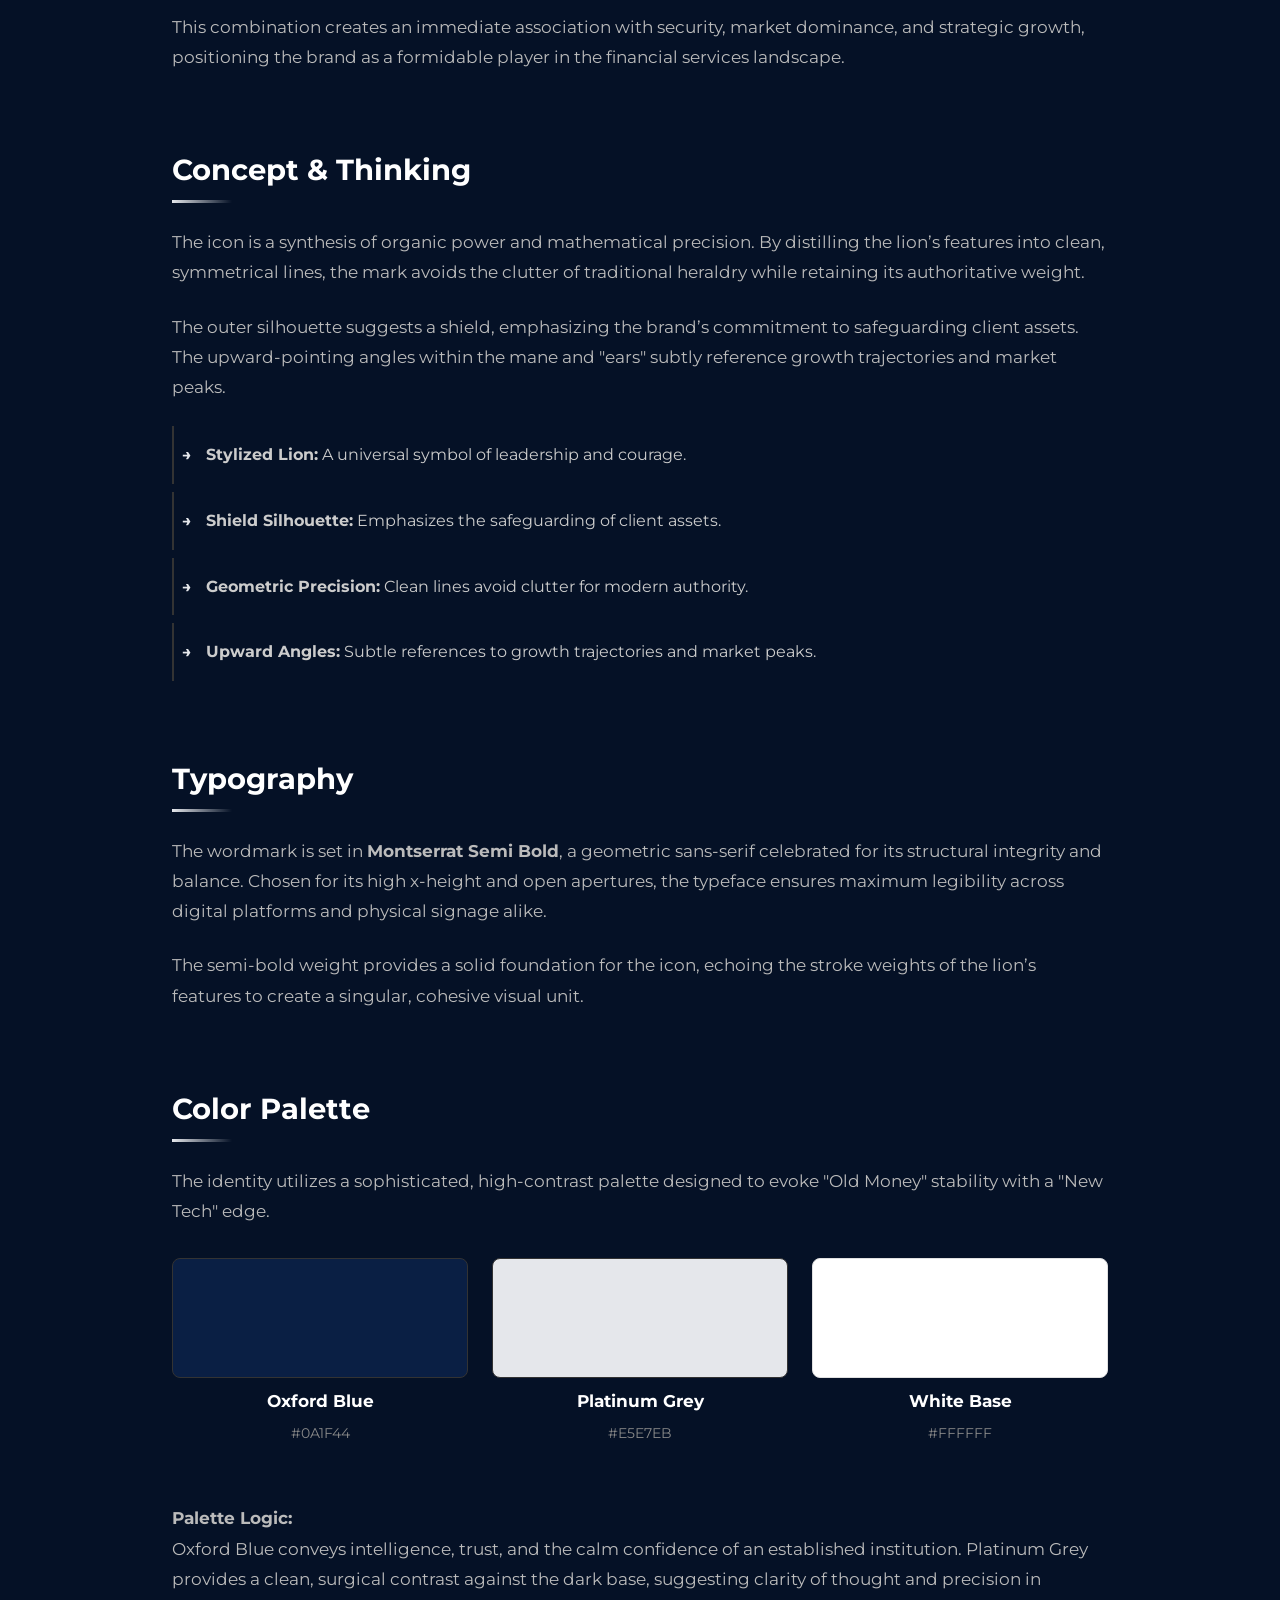
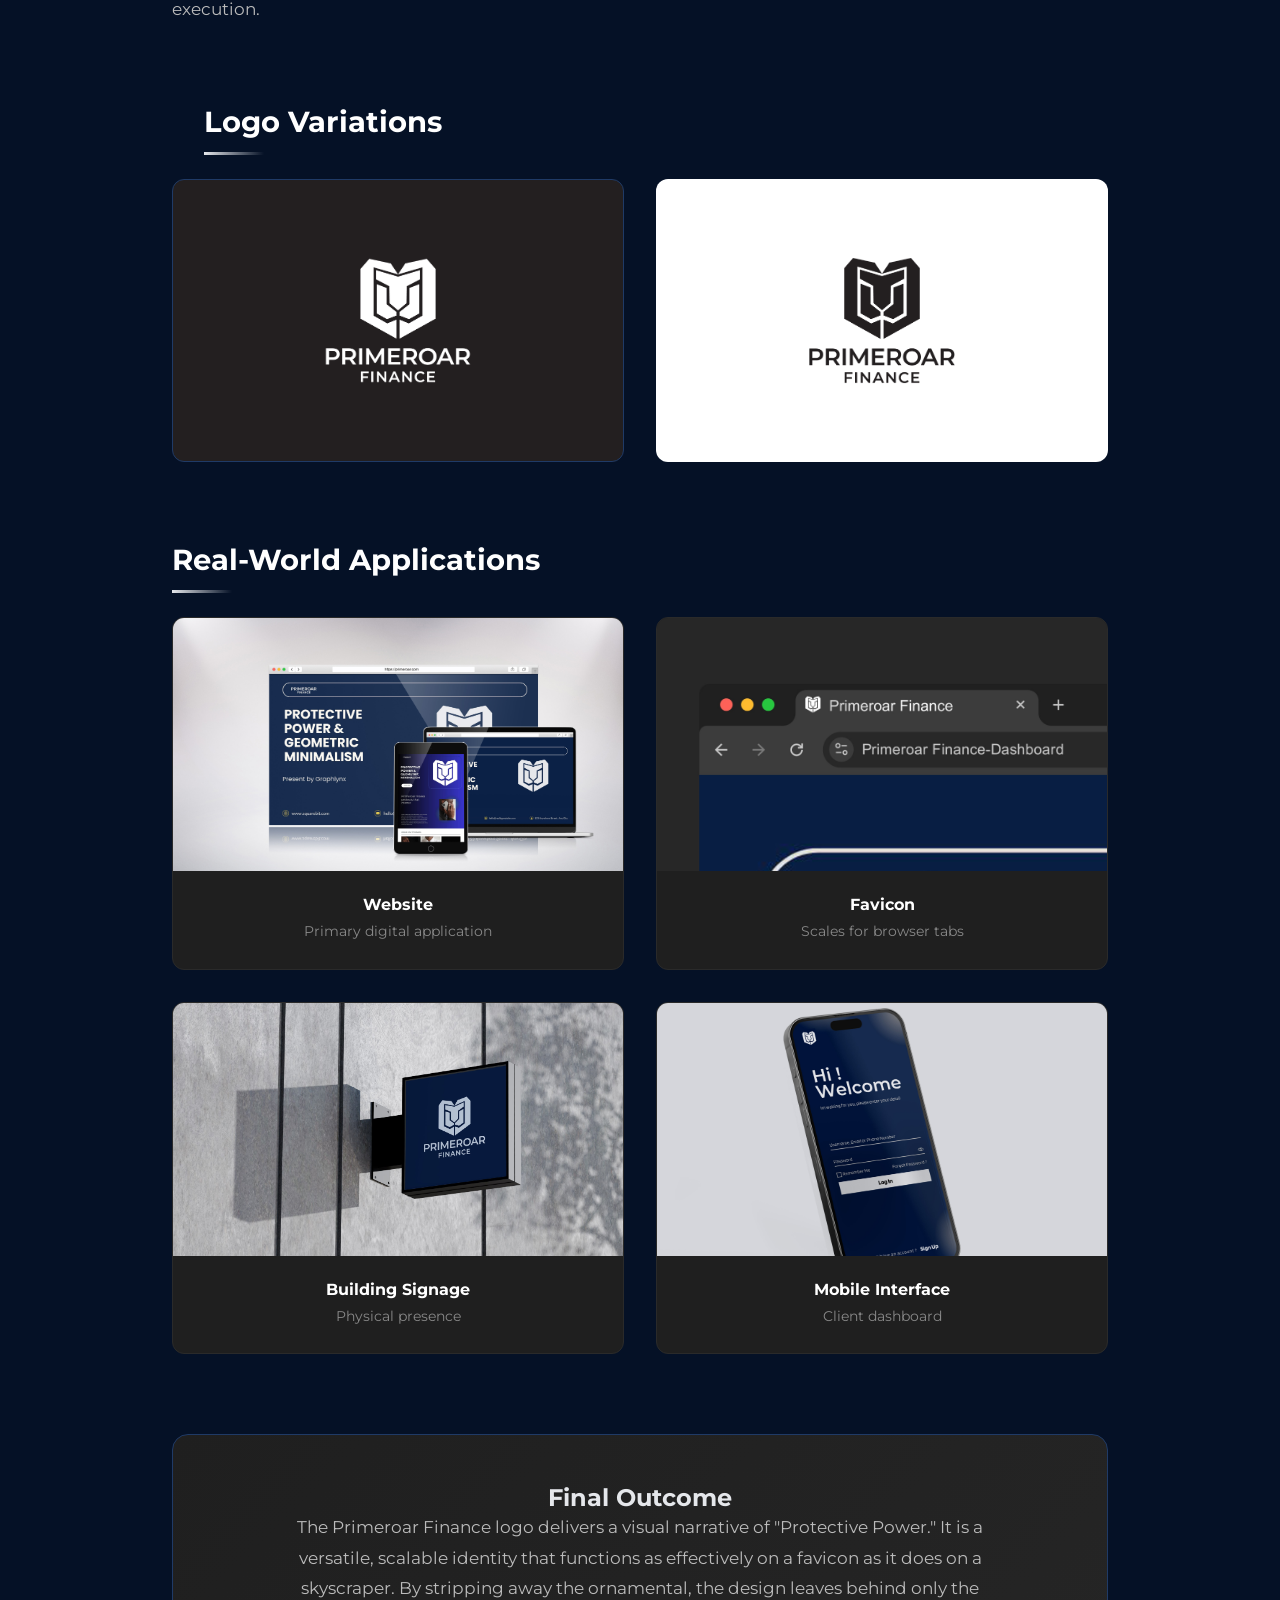
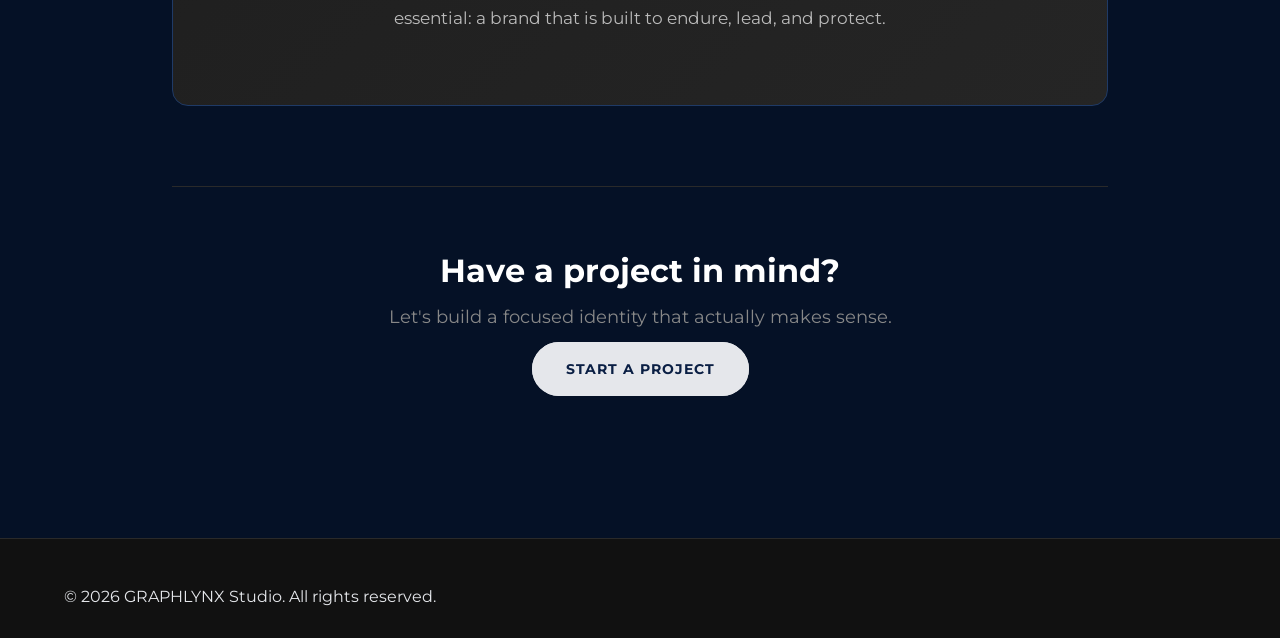
<file: primeroar.html>
<!DOCTYPE html>
<html lang="en">
<head>
    <meta charset="UTF-8">
    <meta name="viewport" content="width=device-width, initial-scale=1.0">
    <meta name="description" content="Case study for Primeroar Finance: A geometric minimalist identity combining strength, security, and strategic growth.">
    
    <title>Primeroar Finance Identity | GRAPHLYNX STUDIO</title>
    
    <link rel="icon" href="images/favicon.png" type="image/png">

    <link rel="preconnect" href="https://fonts.googleapis.com">
    <link rel="preconnect" href="https://fonts.gstatic.com" crossorigin>
    <link href="https://fonts.googleapis.com/css2?family=Montserrat:wght@400;600;700&display=swap" rel="stylesheet">
    
    <link rel="stylesheet" href="style.css">

    <style>
        /* 1. Change the whole page background to Deep Blue */
        body {
            background-color: #051126; /* Very dark version of Oxford Blue */
            color: #E5E7EB; /* Platinum text for better readability */
        }

        /* 2. Update the Logo Gradient in Hero to be White/Platinum */
        .case-hero h1 {
            background: linear-gradient(135deg, #FFFFFF, #9CA3AF);
            -webkit-background-clip: text;
            -webkit-text-fill-color: transparent;
        }

        /* 3. Change Accents (Links, Lines, Bullets) to Platinum */
        .text-accent,
        .snapshot-column h3,
        .case-section ul li::before,
        .back-link,
        .case-hero-tagline {
            color: #E5E7EB !important;
        }

        /* 4. Section Underlines (Platinum Gradient) */
        .case-section h2::after {
            background: linear-gradient(90deg, #E5E7EB, transparent);
        }

        /* 5. The "Details" Box - Lighter Blue to stand out from background */
        .project-snapshot {
            background: linear-gradient(135deg, #0A1F44 0%, #112b59 100%);
            border: 1px solid #1f3a66;
        }
        
        /* 6. Buttons: Platinum background with Blue text */
        .btn-filled {
            background-color: #E5E7EB;
            color: #0A1F44;
            border-color: #E5E7EB;
        }
        .btn-filled:hover {
            background-color: transparent;
            color: #E5E7EB;
            border-color: #E5E7EB;
        }

        /* 7. Hero Logo Box styling */
        .case-hero-logo {
            border-color: #1f3a66;
            background: radial-gradient(circle, #0e2a5c 0%, #051126 100%);
        }
    </style>
</head>
<body>

<header class="site-header">
    <div class="logo">
        <a href="index.html" aria-label="GRAPHLYNX Studio Home">
            GRAPH<span class="text-accent">LYNX</span>
        </a>
    </div>
    <button class="nav-toggle" id="navToggle" aria-label="Toggle navigation"><span></span><span></span><span></span></button>
    <nav aria-label="Main Navigation">
        <ul>
            <li><a href="portfolio.html">Work</a></li>
            <li><a href="process.html">Process</a></li>
            <li><a href="contact.html">Contact</a></li>
        </ul>
    </nav>
</header>

<main class="case-study">

    <div class="container">
        <a href="portfolio.html" class="back-link">&larr; Back to Portfolio</a>
    </div>

    <section class="case-hero">
        <div class="case-hero-content">
            <div class="case-hero-logo">
                <img src="images/primeroar1.png" alt="Primeroar Finance logo - Geometric Lion Shield">
            </div>

            <h1>Primeroar Finance</h1>
            <p class="case-hero-tagline">Protective Power & Geometric Minimalism</p>
        </div>
    </section>

    <section class="project-snapshot">
        <div class="snapshot-column">
            <h3>Details</h3>
            <dl>
                <div class="snapshot-item">
                    <dt>Project Type</dt>
                    <dd>Brand Identity</dd>
                </div>

                <div class="snapshot-item">
                    <dt>Industry</dt>
                    <dd>Financial Services</dd>
                </div>

                <div class="snapshot-item">
                    <dt>Year</dt>
                    <dd>2025</dd>
                </div>
            </dl>
        </div>

        <div class="snapshot-column">
            <h3>Scope</h3>
            <dl>
                <div class="snapshot-item">
                    <dt>Services</dt>
                    <dd>
                        <ul class="clean-list">
                            <li>Logo Concept</li>
                            <li>Visual Identity</li>
                            <li>Brand Strategy</li>
                        </ul>
                    </dd>
                </div>

                <div class="snapshot-item">
                    <dt>Tools</dt>
                    <dd>
                        <ul class="clean-list">
                            <li>Adobe Illustrator</li>
                            <li>Photoshop</li>
                        </ul>
                    </dd>
                </div>
            </dl>
        </div>
    </section>

    <section class="case-section text-block">
        <h2>The Brief</h2>
        <p>
            The Primeroar Finance identity is a masterclass in geometric minimalism, designed to project an image of unwavering strength and fiscal protection. 
            The mark features a stylized lion—the universal symbol of leadership and courage—integrated into a structural shield.
        </p>
        <p>
            This combination creates an immediate association with security, market dominance, and strategic growth, positioning the brand as a formidable player in the financial services landscape.
        </p>
    </section>

    <section class="case-section text-block">
        <h2>Concept & Thinking</h2>
        <p>
            The icon is a synthesis of organic power and mathematical precision. By distilling the lion’s features into clean, symmetrical lines, 
            the mark avoids the clutter of traditional heraldry while retaining its authoritative weight.
        </p>
        <p>
            The outer silhouette suggests a shield, emphasizing the brand’s commitment to safeguarding client assets. 
            The upward-pointing angles within the mane and "ears" subtly reference growth trajectories and market peaks.
        </p>

        <ul class="feature-list">
            <li><strong>Stylized Lion:</strong> A universal symbol of leadership and courage.</li>
            <li><strong>Shield Silhouette:</strong> Emphasizes the safeguarding of client assets.</li>
            <li><strong>Geometric Precision:</strong> Clean lines avoid clutter for modern authority.</li>
            <li><strong>Upward Angles:</strong> Subtle references to growth trajectories and market peaks.</li>
        </ul>
    </section>

    <section class="case-section text-block">
        <h2>Typography</h2>
        <p>
            The wordmark is set in <strong>Montserrat Semi Bold</strong>, a geometric sans-serif celebrated for its structural integrity and balance. 
            Chosen for its high x-height and open apertures, the typeface ensures maximum legibility across digital platforms and physical signage alike.
        </p>
        <p>
            The semi-bold weight provides a solid foundation for the icon, echoing the stroke weights of the lion’s features to create a singular, cohesive visual unit.
        </p>
    </section>

    <section class="case-section text-block">
        <h2>Color Palette</h2>
        <p>
            The identity utilizes a sophisticated, high-contrast palette designed to evoke "Old Money" stability with a "New Tech" edge.
        </p>
        
        <div style="display: grid; grid-template-columns: repeat(auto-fit, minmax(200px, 1fr)); gap: 1.5rem; margin-top: 2rem;">
            
            <div style="text-align: center;">
                <div style="background: #0A1F44; height: 120px; border-radius: 8px; margin-bottom: 0.5rem; border: 1px solid #333;"></div>
                <p style="font-weight: 700; margin-bottom: 0.3rem; color: #fff;">Oxford Blue</p>
                <p style="color: #888; font-size: 0.9rem;">#0A1F44</p>
            </div>

            <div style="text-align: center;">
                <div style="background: #E5E7EB; height: 120px; border-radius: 8px; margin-bottom: 0.5rem; border: 1px solid #333;"></div>
                <p style="font-weight: 700; margin-bottom: 0.3rem; color: #fff;">Platinum Grey</p>
                <p style="color: #888; font-size: 0.9rem;">#E5E7EB</p>
            </div>

            <div style="text-align: center;">
                <div style="background: #FFFFFF; height: 120px; border-radius: 8px; margin-bottom: 0.5rem; border: 1px solid #e0e0e0;"></div>
                <p style="font-weight: 700; margin-bottom: 0.3rem; color: #fff;">White Base</p>
                <p style="color: #888; font-size: 0.9rem;">#FFFFFF</p>
            </div>

        </div>

        <p style="margin-top: 2rem;">
            <strong>Palette Logic:</strong><br>
            Oxford Blue conveys intelligence, trust, and the calm confidence of an established institution.
            Platinum Grey provides a clean, surgical contrast against the dark base, suggesting clarity of thought and precision in execution.
        </p>
    </section>

    <section class="case-section full-width">
        <div class="container">
            <h2>Logo Variations</h2>
        </div>
        
        <div class="logo-showcase">
            <figure class="logo-variant dark" style="background: #231F20; border: 1px solid #1f3a66;">
                <img src="images/primeroar-dark.png" alt="Primeroar logo on dark background">
            </figure>

            <figure class="logo-variant light" style="background: #FFFFFF;">
                <img src="images/primeroar-light.png" alt="Primeroar logo on light background">
            </figure>
        </div>
    </section>

    <section class="case-section">
        <h2>Real-World Applications</h2>

        <div class="mockups-grid">
            <figure class="mockup-item">
                <img src="images/primeroar-mockup1.jpg" alt="Website Header">
                <figcaption class="mockup-caption">
                    <h4>Website</h4>
                    <p>Primary digital application</p>
                </figcaption>
            </figure>

            <figure class="mockup-item">
                <img src="images/primeroar-mockup2.jpg" alt="Favicon">
                <figcaption class="mockup-caption">
                    <h4>Favicon</h4>
                    <p>Scales for browser tabs</p>
                </figcaption>
            </figure>

            <figure class="mockup-item">
                <img src="images/primeroar-mockup3.jpg" alt="Signage">
                <figcaption class="mockup-caption">
                    <h4>Building Signage</h4>
                    <p>Physical presence</p>
                </figcaption>
            </figure>

            <figure class="mockup-item">
                <img src="images/primeroar-mockup4.jpg" alt="Mobile App">
                <figcaption class="mockup-caption">
                    <h4>Mobile Interface</h4>
                    <p>Client dashboard</p>
                </figcaption>
            </figure>
        </div>
    </section>

    <section class="final-result text-block" style="border-color: #1f3a66;">
        <h2>Final Outcome</h2>
        <p>
            The Primeroar Finance logo delivers a visual narrative of "Protective Power." It is a versatile, scalable identity that functions as effectively on a favicon as it does on a skyscraper.
            By stripping away the ornamental, the design leaves behind only the essential: a brand that is built to endure, lead, and protect.
        </p>
    </section>

    <section class="case-cta">
        <div class="container">
            <h3>Have a project in mind?</h3>
            <p>Let's build a focused identity that actually makes sense.</p>
            <a href="contact.html" class="btn btn-filled">Start a Project</a>
        </div>
    </section>

</main>

<footer class="site-footer">
    <p>&copy; 2026 GRAPHLYNX Studio. All rights reserved.</p>
</footer>

<button class="scroll-top" id="scrollTop" aria-label="Back to top">↑</button>
<div class="nav-overlay" id="navOverlay"></div>
<script>
    const toggle = document.getElementById("navToggle");
    const nav = document.querySelector("nav");
    const overlay = document.getElementById("navOverlay");
    const scrollBtn = document.getElementById("scrollTop");
    if (toggle) {
        toggle.addEventListener("click", () => { nav.classList.toggle("open"); overlay.classList.toggle("open"); });
        overlay.addEventListener("click", () => { nav.classList.remove("open"); overlay.classList.remove("open"); });
        nav.querySelectorAll("a").forEach(link => {
            link.addEventListener("click", () => { nav.classList.remove("open"); overlay.classList.remove("open"); });
        });
    }
    let scrollTicking = false;
    window.addEventListener("scroll", () => {
        if (!scrollTicking) {
            requestAnimationFrame(() => {
                const show = window.scrollY > 300;
                if (scrollBtn.classList.contains("visible") !== show) {
                    scrollBtn.classList.toggle("visible", show);
                }
                scrollTicking = false;
            });
            scrollTicking = true;
        }
    }, { passive: true });
    scrollBtn.addEventListener("click", () => window.scrollTo({ top: 0, behavior: "smooth" }));
</script>
</body>
</html>
</file>
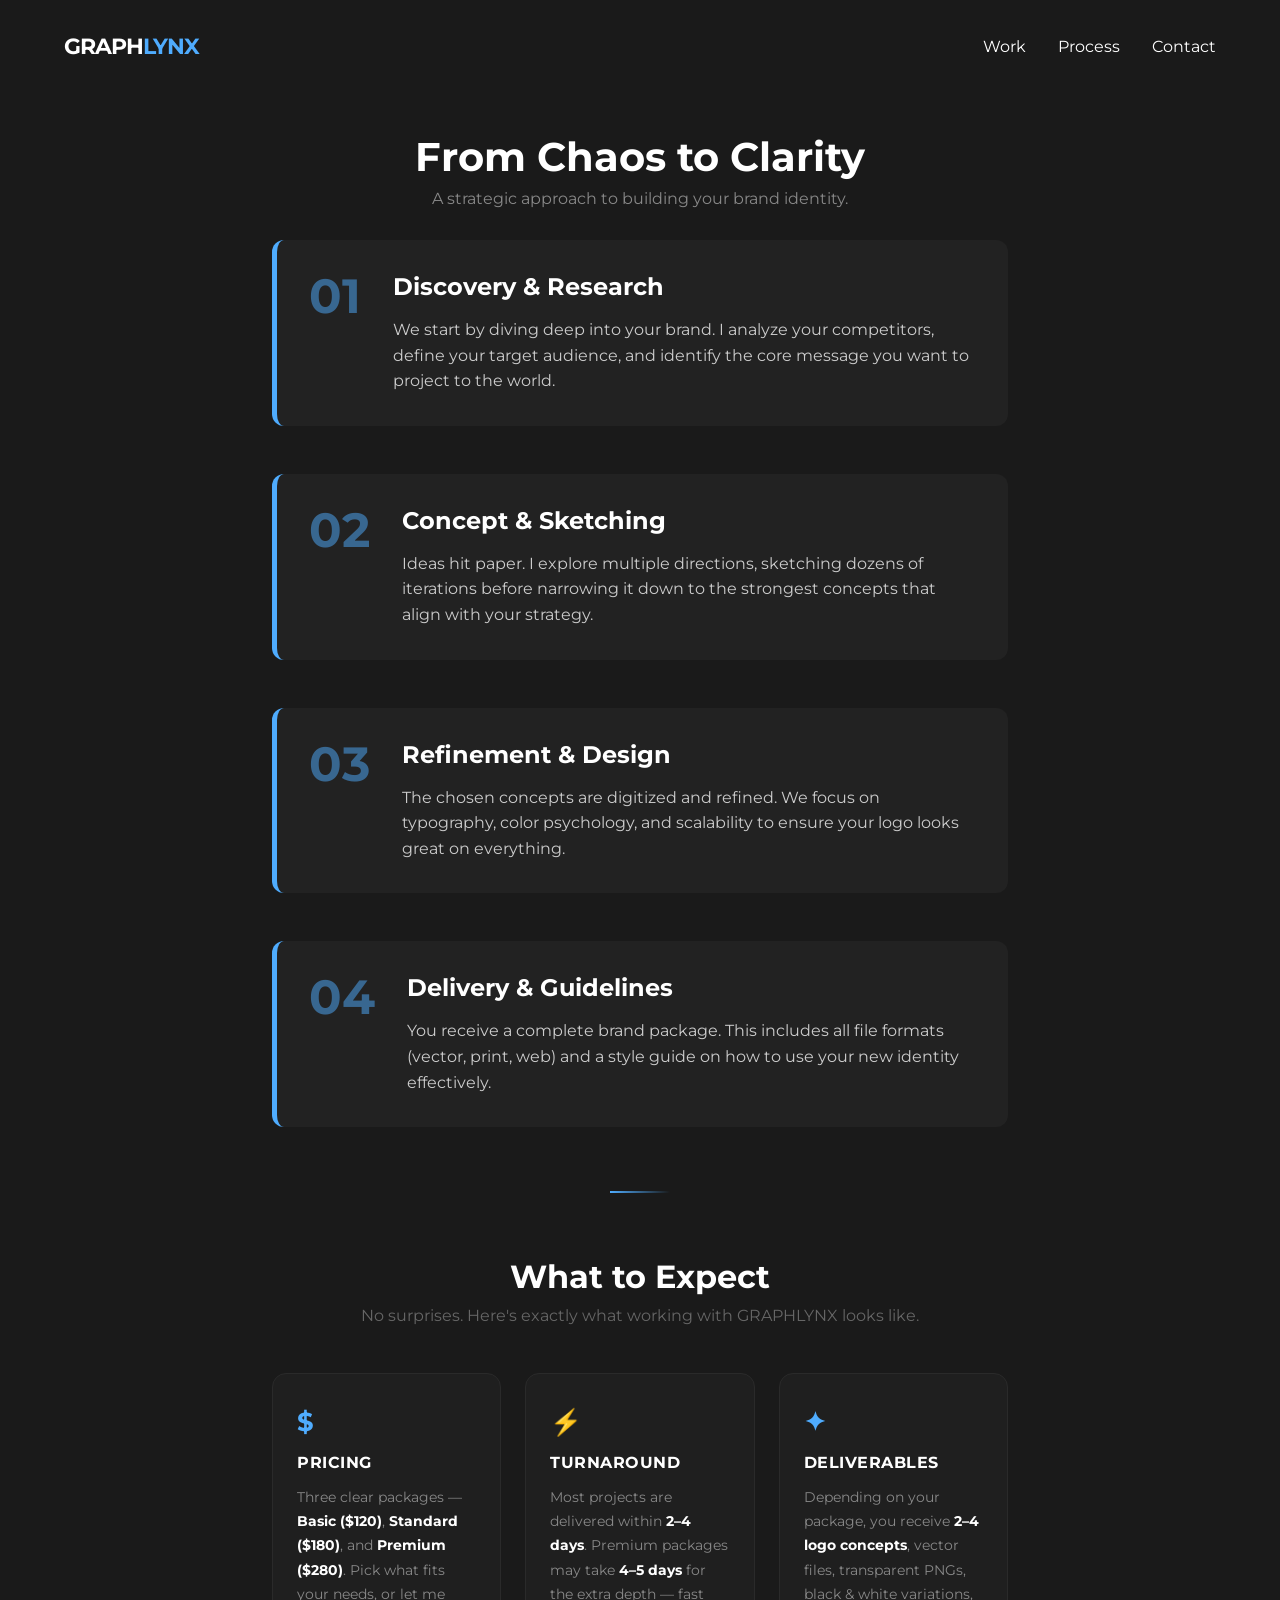
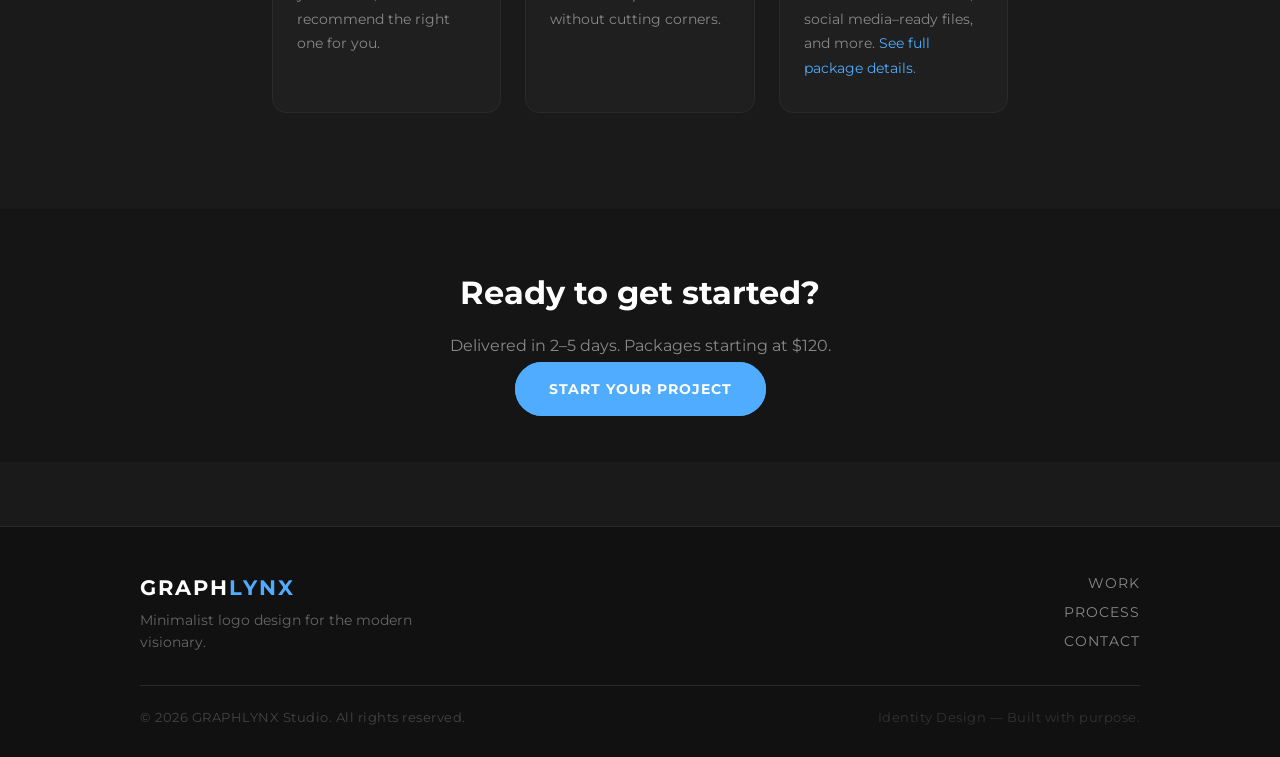
<file: process.html>
<!DOCTYPE html>
<html lang="en">
<head>
    <meta charset="UTF-8">
    <meta name="viewport" content="width=device-width, initial-scale=1.0">
    <title>The Process | GRAPHLYNX Studio</title>
    <link rel="icon" href="images/favicon.png" type="image/png">
    <meta name="description" content="A strategic, step-by-step approach to building your brand identity. From discovery to final delivery.">
    <link rel="stylesheet" href="style.css">
    <link href="https://fonts.googleapis.com/css2?family=Montserrat:wght@400;700&display=swap" rel="stylesheet">
</head>
<body>

    <header class="site-header">
        <div class="logo"><a href="index.html">GRAPH<span class="text-accent">LYNX</span></a></div>
        <button class="nav-toggle" id="navToggle" aria-label="Toggle navigation">
            <span></span><span></span><span></span>
        </button>
        <nav>
            <ul>
                <li><a href="portfolio.html">Work</a></li>
                <li><a href="process.html" class="active">Process</a></li>
                <li><a href="contact.html">Contact</a></li>
            </ul>
        </nav>
    </header>

    <section class="page-header">
        <h2>From Chaos to Clarity</h2>
        <p>A strategic approach to building your brand identity.</p>
    </section>

    <section class="process-container">
        
        <div class="process-step">
            <div class="step-number">01</div>
            <div class="step-content">
                <h3>Discovery & Research</h3>
                <p>We start by diving deep into your brand. I analyze your competitors, define your target audience, and identify the core message you want to project to the world.</p>
            </div>
        </div>

        <div class="process-step">
            <div class="step-number">02</div>
            <div class="step-content">
                <h3>Concept & Sketching</h3>
                <p>Ideas hit paper. I explore multiple directions, sketching dozens of iterations before narrowing it down to the strongest concepts that align with your strategy.</p>
            </div>
        </div>

        <div class="process-step">
            <div class="step-number">03</div>
            <div class="step-content">
                <h3>Refinement & Design</h3>
                <p>The chosen concepts are digitized and refined. We focus on typography, color psychology, and scalability to ensure your logo looks great on everything.</p>
            </div>
        </div>

        <div class="process-step">
            <div class="step-number">04</div>
            <div class="step-content">
                <h3>Delivery & Guidelines</h3>
                <p>You receive a complete brand package. This includes all file formats (vector, print, web) and a style guide on how to use your new identity effectively.</p>
            </div>
        </div>

    </section>

    <!-- What to Expect Block -->
    <section class="expect-section">
        <div class="expect-header">
            <h2>What to Expect</h2>
            <p>No surprises. Here's exactly what working with GRAPHLYNX looks like.</p>
        </div>

        <div class="expect-grid">

            <div class="expect-card">
                <div class="expect-icon">$</div>
                <h3>Pricing</h3>
                <p>Three clear packages — <strong>Basic ($120)</strong>, <strong>Standard ($180)</strong>, and <strong>Premium ($280)</strong>. Pick what fits your needs, or let me recommend the right one for you.</p>
            </div>

            <div class="expect-card">
                <div class="expect-icon">⚡</div>
                <h3>Turnaround</h3>
                <p>Most projects are delivered within <strong>2–4 days</strong>. Premium packages may take <strong>4–5 days</strong> for the extra depth — fast without cutting corners.</p>
            </div>

            <div class="expect-card">
                <div class="expect-icon">✦</div>
                <h3>Deliverables</h3>
                <p>Depending on your package, you receive <strong>2–4 logo concepts</strong>, vector files, transparent PNGs, black &amp; white variations, social media–ready files, and more. <a href="contact.html" style="color: #4facfe;">See full package details</a>.</p>
            </div>

        </div>
    </section>

    <div class="cta-section">
        <h3>Ready to get started?</h3>
        <p style="color: #888; margin-bottom: 1.5rem; font-size: 1rem;">Delivered in 2–5 days. Packages starting at $120.</p>
        <a href="contact.html" class="btn btn-filled">Start Your Project</a>
    </div>

<footer class="site-footer">
    <div class="footer-inner">
        <div class="footer-brand">
            <div class="footer-logo">GRAPH<span class="text-accent">LYNX</span></div>
            <p>Minimalist logo design for the modern visionary.</p>
        </div>
        <nav class="footer-nav" aria-label="Footer Navigation">
            <a href="portfolio.html">Work</a>
            <a href="process.html">Process</a>
            <a href="contact.html">Contact</a>
        </nav>
    </div>
    <div class="footer-bottom">
        <p>&copy; 2026 GRAPHLYNX Studio. All rights reserved.</p>
        <p class="footer-tagline">Identity Design &mdash; Built with purpose.</p>
    </div>
</footer>

<button class="scroll-top" id="scrollTop" aria-label="Back to top">↑</button>
<div class="nav-overlay" id="navOverlay"></div>
<script>
    const toggle = document.getElementById('navToggle');
    const nav = document.querySelector('nav');
    const overlay = document.getElementById('navOverlay');
    const scrollBtn = document.getElementById('scrollTop');
    if (toggle) {
        toggle.addEventListener('click', () => { nav.classList.toggle('open'); overlay.classList.toggle('open'); });
        overlay.addEventListener('click', () => { nav.classList.remove('open'); overlay.classList.remove('open'); });
        nav.querySelectorAll('a').forEach(link => {
            link.addEventListener('click', () => { nav.classList.remove('open'); overlay.classList.remove('open'); });
        });
    }
    let scrollTicking = false;
    window.addEventListener('scroll', () => {
        if (!scrollTicking) {
            requestAnimationFrame(() => {
                const show = window.scrollY > 300;
                if (scrollBtn.classList.contains('visible') !== show) {
                    scrollBtn.classList.toggle('visible', show);
                }
                scrollTicking = false;
            });
            scrollTicking = true;
        }
    }, { passive: true });
    scrollBtn.addEventListener('click', () => window.scrollTo({ top: 0, behavior: 'smooth' }));
</script>
</body>
</html>
</file>
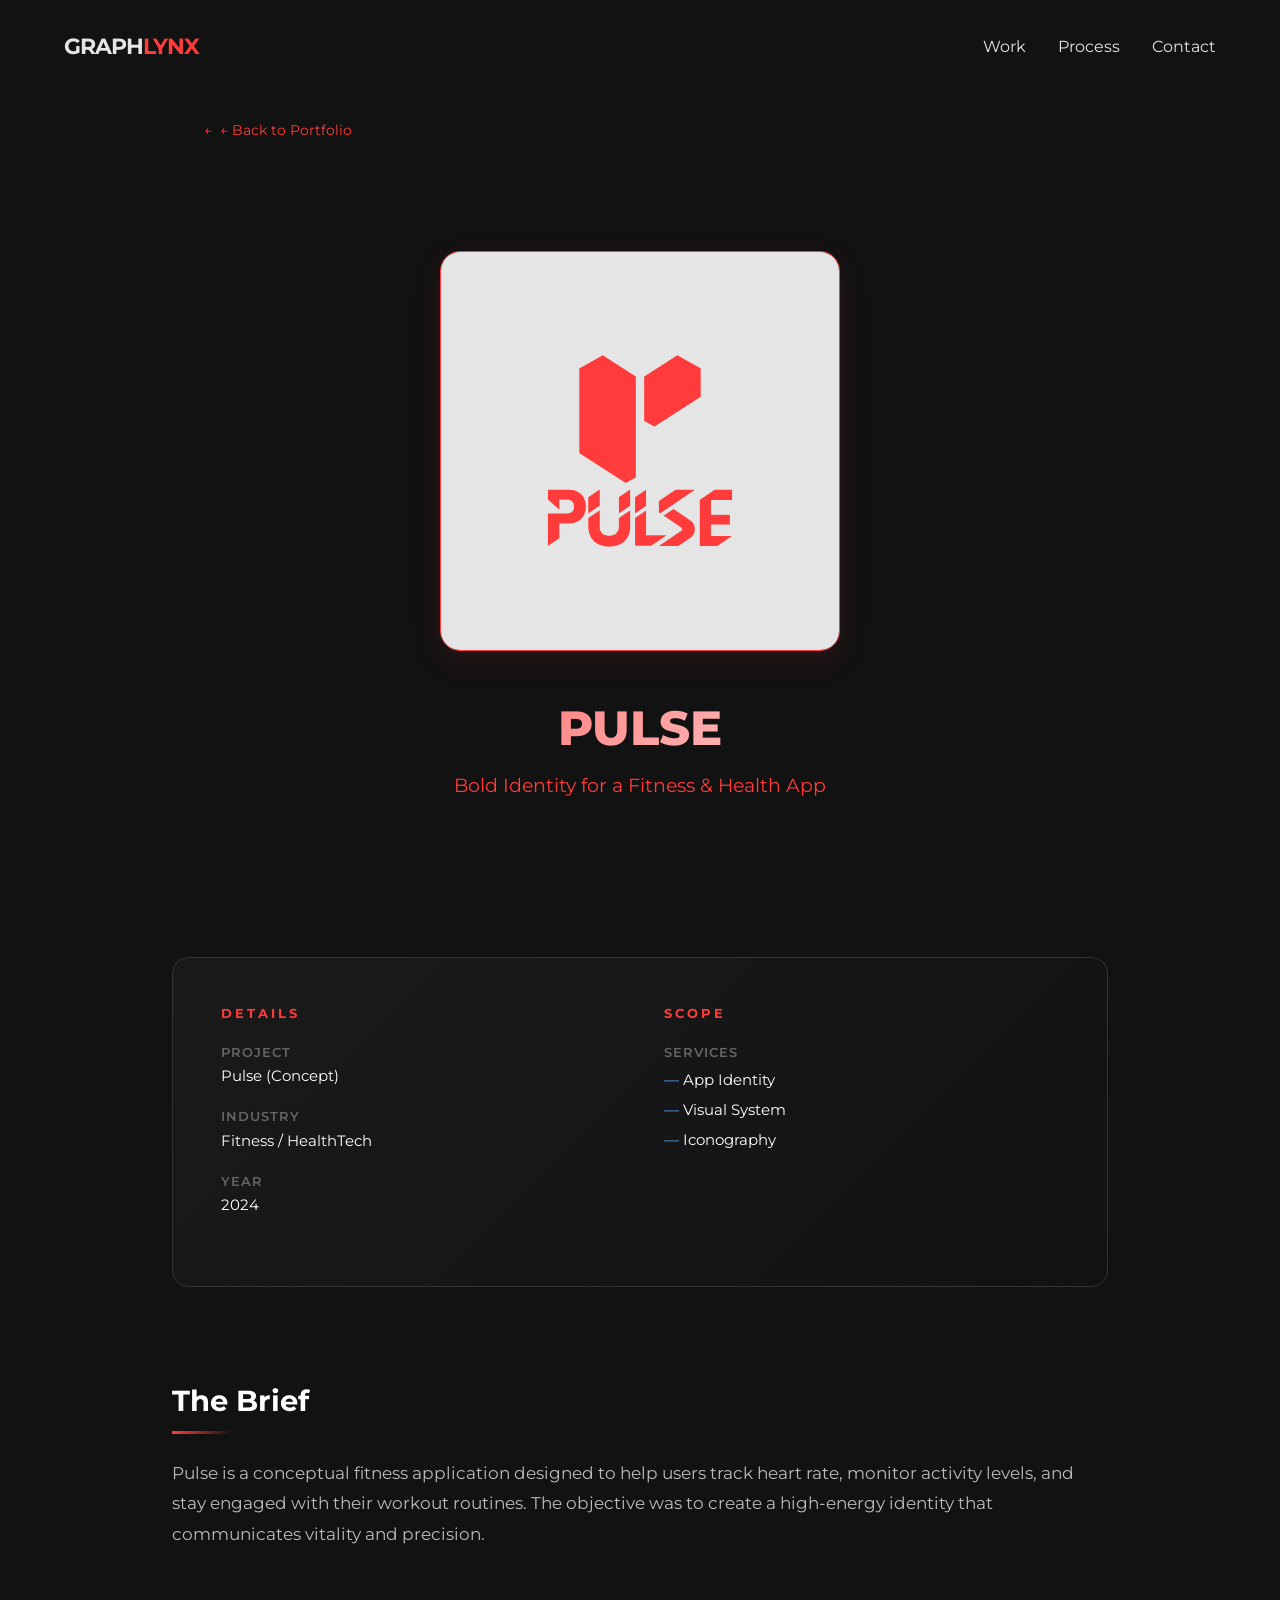
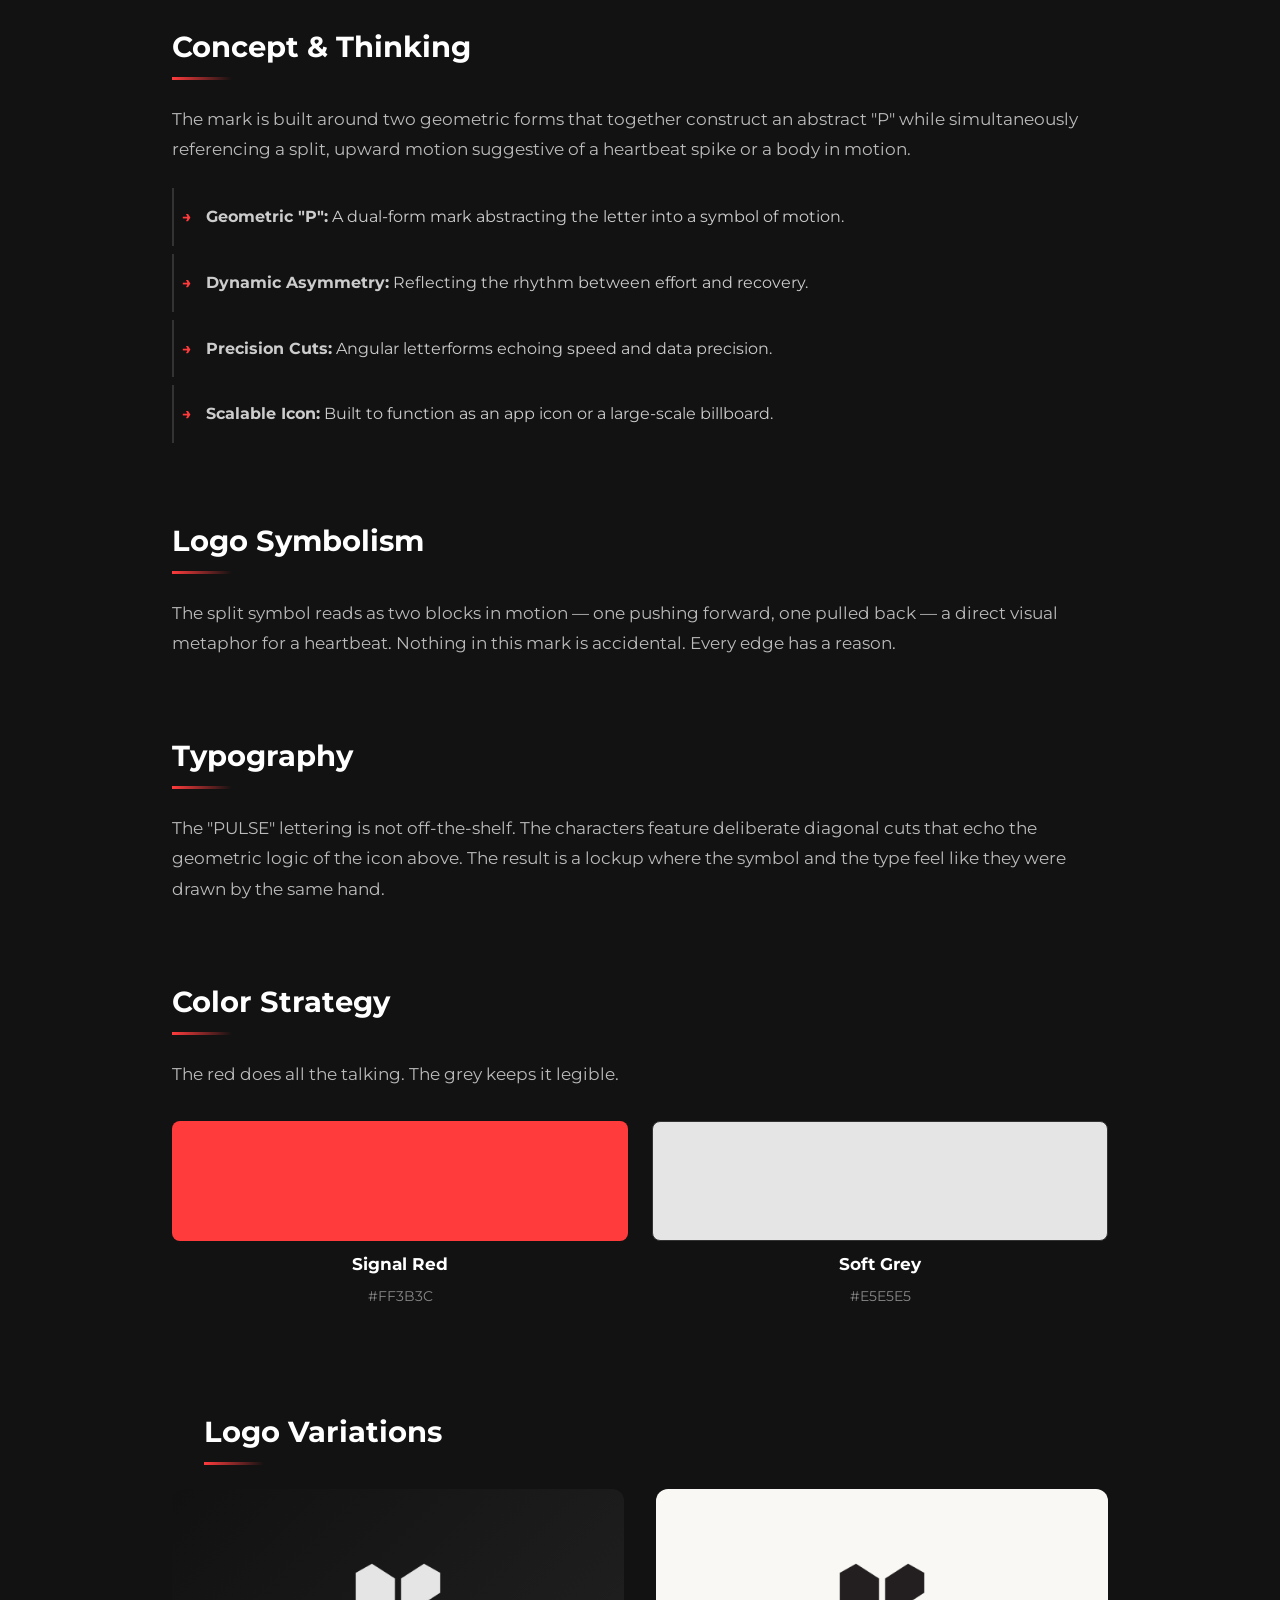
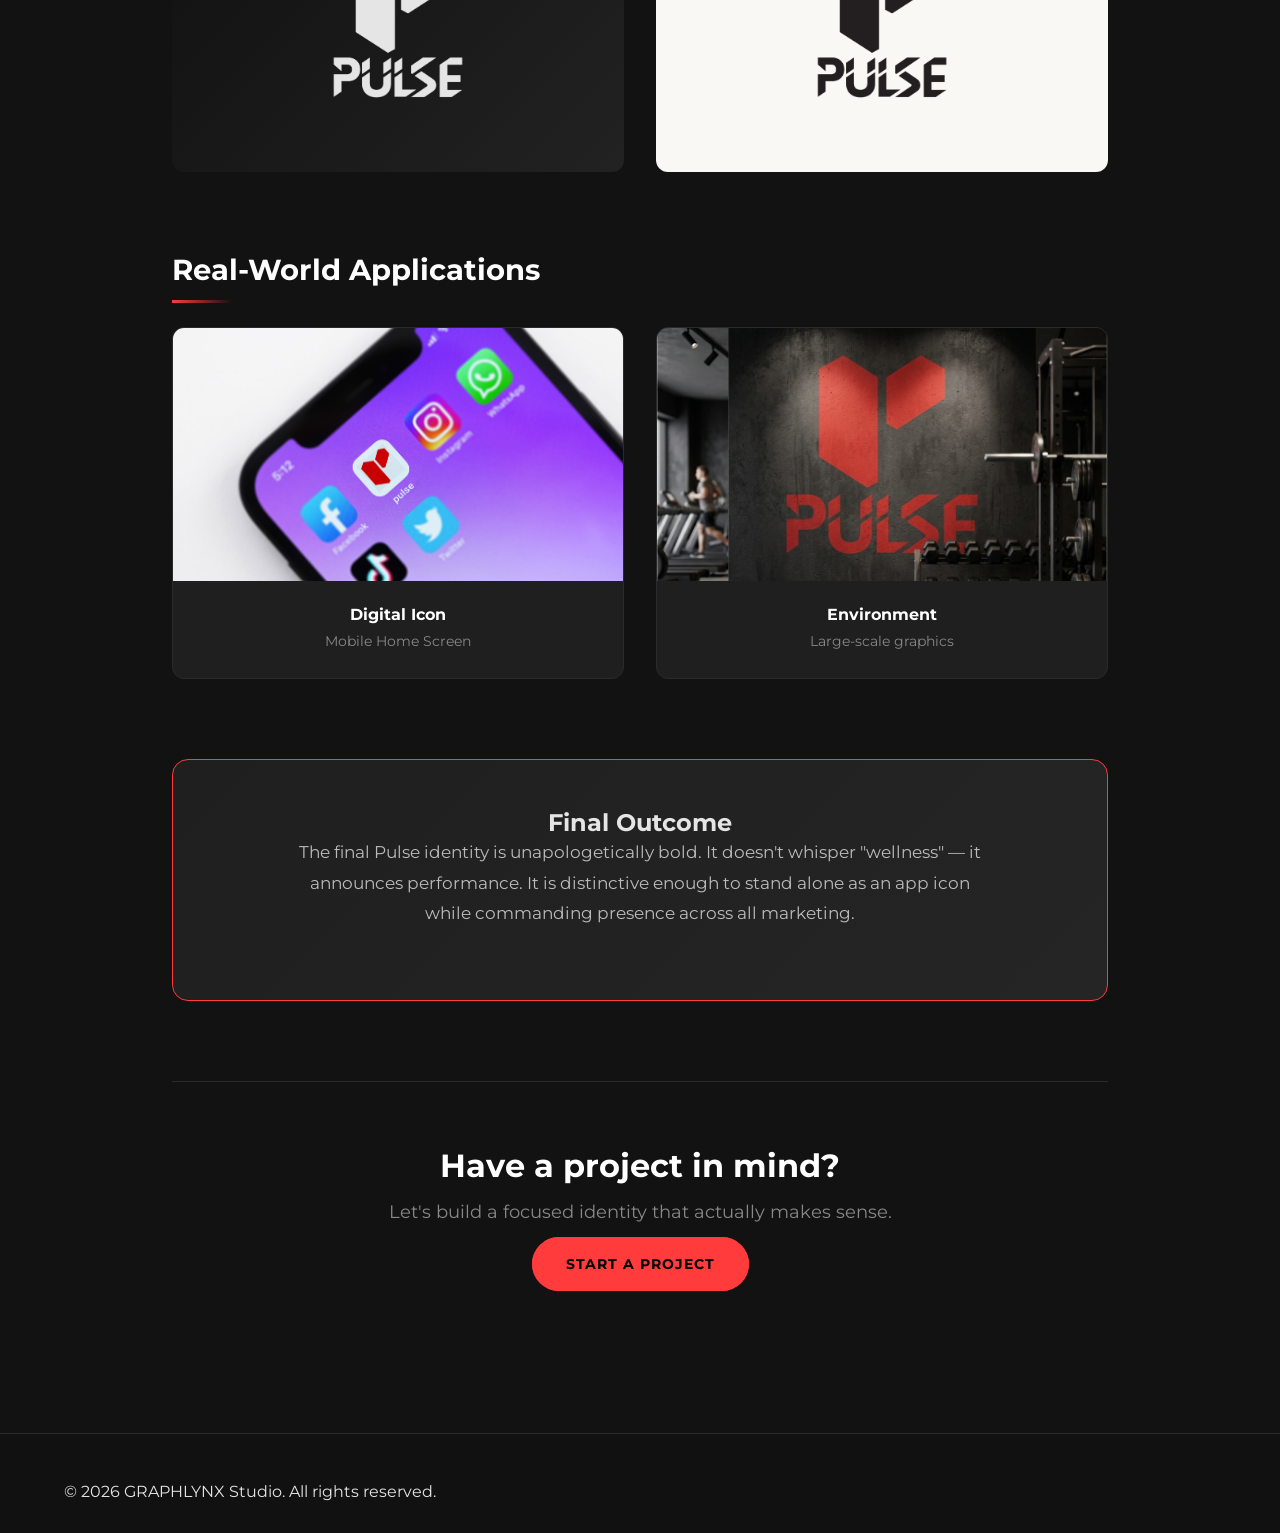
<file: pulse.html>
<!DOCTYPE html>
<html lang="en">
<head>
    <meta charset="UTF-8">
    <meta name="viewport" content="width=device-width, initial-scale=1.0">
    <meta name="description" content="Case study for Pulse: a bold fitness app identity combining geometric energy symbolism with a high-impact, performance-driven brand system.">
    
    <title>Pulse Fitness Identity | GRAPHLYNX STUDIO</title>
    
    <link rel="icon" href="images/favicon.png" type="image/png">

    <link rel="preconnect" href="https://fonts.googleapis.com">
    <link rel="preconnect" href="https://fonts.gstatic.com" crossorigin>
    <link href="https://fonts.googleapis.com/css2?family=Montserrat:wght@400;600;700;800&display=swap" rel="stylesheet">
    
    <link rel="stylesheet" href="style.css">

    <style>
        body {
            background-color: #121212; /* Charcoal Grey */
            color: #E5E5E5; /* Soft Grey text */
        }

        /* 1. Hero Title: Red to White High-Energy Gradient */
        .case-hero h1 {
            background: linear-gradient(135deg, #FF3B3C, #FFFFFF);
            -webkit-background-clip: text;
            -webkit-text-fill-color: transparent;
            font-weight: 800; /* Extra bold for fitness vibe */
        }

        /* 2. Set Accents to Signal Red */
        .text-accent,
        .snapshot-column h3,
        .case-section ul li::before,
        .back-link,
        .case-hero-tagline {
            color: #FF3B3C !important;
        }

        /* 3. Section Underlines: Red Gradient */
        .case-section h2::after {
            background: linear-gradient(90deg, #FF3B3C, transparent);
        }

        /* 4. Snapshot Box: Darker Slate for "Tech" feel */
        .project-snapshot {
            background: linear-gradient(135deg, #1a1a1a 0%, #121212 100%);
            border: 1px solid #333;
        }

        /* 5. Hero Logo Box: Glowing Red border */
        .case-hero-logo {
            border-color: #FF3B3C;
            background: radial-gradient(circle, #2a0a0a 0%, #121212 100%);
            box-shadow: 0 10px 30px rgba(255, 59, 60, 0.1);
        }
        
        /* 6. Buttons: Signal Red with Black Text */
        .btn-filled {
            background-color: #FF3B3C;
            color: #000000;
            border-color: #FF3B3C;
            font-weight: 700;
        }
        .btn-filled:hover {
            background-color: transparent;
            color: #FF3B3C;
        }
    </style>
</head>
<body>

<header class="site-header">
    <div class="logo">
        <a href="index.html" aria-label="GRAPHLYNX Studio Home">
            GRAPH<span class="text-accent">LYNX</span>
        </a>
    </div>
    <button class="nav-toggle" id="navToggle" aria-label="Toggle navigation"><span></span><span></span><span></span></button>
    <nav aria-label="Main Navigation">
        <ul>
            <li><a href="portfolio.html">Work</a></li>
            <li><a href="process.html">Process</a></li>
            <li><a href="contact.html">Contact</a></li>
        </ul>
    </nav>
</header>

<main class="case-study">

    <div class="container">
        <a href="portfolio.html" class="back-link">&larr; Back to Portfolio</a>
    </div>

    <section class="case-hero">
        <div class="case-hero-content">
            <div class="case-hero-logo">
                <img src="images/pulse1.png" alt="Pulse Fitness Logo - Geometric P Symbol">
            </div>

            <h1>PULSE</h1>
            <p class="case-hero-tagline">Bold Identity for a Fitness & Health App</p>
        </div>
    </section>

    <section class="project-snapshot">
        <div class="snapshot-column">
            <h3>Details</h3>
            <dl>
                <div class="snapshot-item">
                    <dt>Project</dt>
                    <dd>Pulse (Concept)</dd>
                </div>

                <div class="snapshot-item">
                    <dt>Industry</dt>
                    <dd>Fitness / HealthTech</dd>
                </div>

                <div class="snapshot-item">
                    <dt>Year</dt>
                    <dd>2024</dd>
                </div>
            </dl>
        </div>

        <div class="snapshot-column">
            <h3>Scope</h3>
            <dl>
                <div class="snapshot-item">
                    <dt>Services</dt>
                    <dd>
                        <ul class="clean-list">
                            <li>App Identity</li>
                            <li>Visual System</li>
                            <li>Iconography</li>
                        </ul>
                    </dd>
                </div>
            </dl>
        </div>
    </section>

    <section class="case-section text-block">
        <h2>The Brief</h2>
        <p>
            Pulse is a conceptual fitness application designed to help users track heart rate, monitor activity levels, and stay engaged with their workout routines. 
            The objective was to create a high-energy identity that communicates vitality and precision.
        </p>
    </section>

    <section class="case-section text-block">
        <h2>Concept & Thinking</h2>
        <p>
            The mark is built around two geometric forms that together construct an abstract "P" while simultaneously referencing a split, upward motion suggestive of a heartbeat spike or a body in motion.
        </p>

        <ul class="feature-list">
            <li><strong>Geometric "P":</strong> A dual-form mark abstracting the letter into a symbol of motion.</li>
            <li><strong>Dynamic Asymmetry:</strong> Reflecting the rhythm between effort and recovery.</li>
            <li><strong>Precision Cuts:</strong> Angular letterforms echoing speed and data precision.</li>
            <li><strong>Scalable Icon:</strong> Built to function as an app icon or a large-scale billboard.</li>
        </ul>
    </section>

    <section class="case-section text-block">
        <h2>Logo Symbolism</h2>
        <p>
            The split symbol reads as two blocks in motion — one pushing forward, one pulled back — a direct visual metaphor for a heartbeat. 
            Nothing in this mark is accidental. Every edge has a reason.
        </p>
    </section>

    <section class="case-section text-block">
        <h2>Typography</h2>
        <p>
            The "PULSE" lettering is not off-the-shelf. The characters feature deliberate diagonal cuts that echo the geometric logic of the icon above. 
            The result is a lockup where the symbol and the type feel like they were drawn by the same hand.
        </p>
    </section>

    <section class="case-section text-block">
        <h2>Color Strategy</h2>
        <p>
            The red does all the talking. The grey keeps it legible.
        </p>
        
        <div style="display: grid; grid-template-columns: repeat(auto-fit, minmax(200px, 1fr)); gap: 1.5rem; margin-top: 2rem;">
            
            <div style="text-align: center;">
                <div style="background: #FF3B3C; height: 120px; border-radius: 8px; margin-bottom: 0.5rem;"></div>
                <p style="font-weight: 700; margin-bottom: 0.3rem; color: #fff;">Signal Red</p>
                <p style="color: #888; font-size: 0.9rem;">#FF3B3C</p>
            </div>

            <div style="text-align: center;">
                <div style="background: #E5E5E5; height: 120px; border-radius: 8px; margin-bottom: 0.5rem; border: 1px solid #333;"></div>
                <p style="font-weight: 700; margin-bottom: 0.3rem; color: #fff;">Soft Grey</p>
                <p style="color: #888; font-size: 0.9rem;">#E5E5E5</p>
            </div>

        </div>
    </section>

	<section class="case-section full-width">
        <div class="container">
            <h2>Logo Variations</h2>
        </div>
        
        <div class="logo-showcase">
            <figure class="logo-variant dark" style="background: linear-gradient(135deg, #111 0%, #222 100%);">
                <img src="images/pulse2.png" alt="pulse logo on dark background">
            </figure>

            <figure class="logo-variant light" style="background: #F9F8F4;">
                <img src="images/pulse3.png" alt="pulse logo on light background">
            </figure>
        </div>
    </section>

    <section class="case-section">
        <h2>Real-World Applications</h2>
        <div class="mockups-grid">
            <figure class="mockup-item">
                <img src="images/pulse-mockup1.jpg" alt="App Icon">
                <figcaption class="mockup-caption">
                    <h4>Digital Icon</h4>
                    <p>Mobile Home Screen</p>
                </figcaption>
            </figure>

            <figure class="mockup-item">
                <img src="images/pulse-mockup2.png" alt="Gym Wall">
                <figcaption class="mockup-caption">
                    <h4>Environment</h4>
                    <p>Large-scale graphics</p>
                </figcaption>
            </figure>
        </div>
    </section>

    <section class="final-result text-block" style="border-color: #FF3B3C;">
        <h2>Final Outcome</h2>
        <p>
            The final Pulse identity is unapologetically bold. It doesn't whisper "wellness" — it announces performance. 
            It is distinctive enough to stand alone as an app icon while commanding presence across all marketing.
        </p>
    </section>

    <section class="case-cta">
        <div class="container">
            <h3>Have a project in mind?</h3>
            <p>Let's build a focused identity that actually makes sense.</p>
            <a href="contact.html" class="btn btn-filled">Start a Project</a>
        </div>
    </section>

</main>

<footer class="site-footer">
    <p>&copy; 2026 GRAPHLYNX Studio. All rights reserved.</p>
</footer>

<button class="scroll-top" id="scrollTop" aria-label="Back to top">↑</button>
<div class="nav-overlay" id="navOverlay"></div>
<script>
    const toggle = document.getElementById("navToggle");
    const nav = document.querySelector("nav");
    const overlay = document.getElementById("navOverlay");
    const scrollBtn = document.getElementById("scrollTop");
    if (toggle) {
        toggle.addEventListener("click", () => { nav.classList.toggle("open"); overlay.classList.toggle("open"); });
        overlay.addEventListener("click", () => { nav.classList.remove("open"); overlay.classList.remove("open"); });
        nav.querySelectorAll("a").forEach(link => {
            link.addEventListener("click", () => { nav.classList.remove("open"); overlay.classList.remove("open"); });
        });
    }
    let scrollTicking = false;
    window.addEventListener("scroll", () => {
        if (!scrollTicking) {
            requestAnimationFrame(() => {
                const show = window.scrollY > 300;
                if (scrollBtn.classList.contains("visible") !== show) {
                    scrollBtn.classList.toggle("visible", show);
                }
                scrollTicking = false;
            });
            scrollTicking = true;
        }
    }, { passive: true });
    scrollBtn.addEventListener("click", () => window.scrollTo({ top: 0, behavior: "smooth" }));
</script>
</body>
</html>
</file>
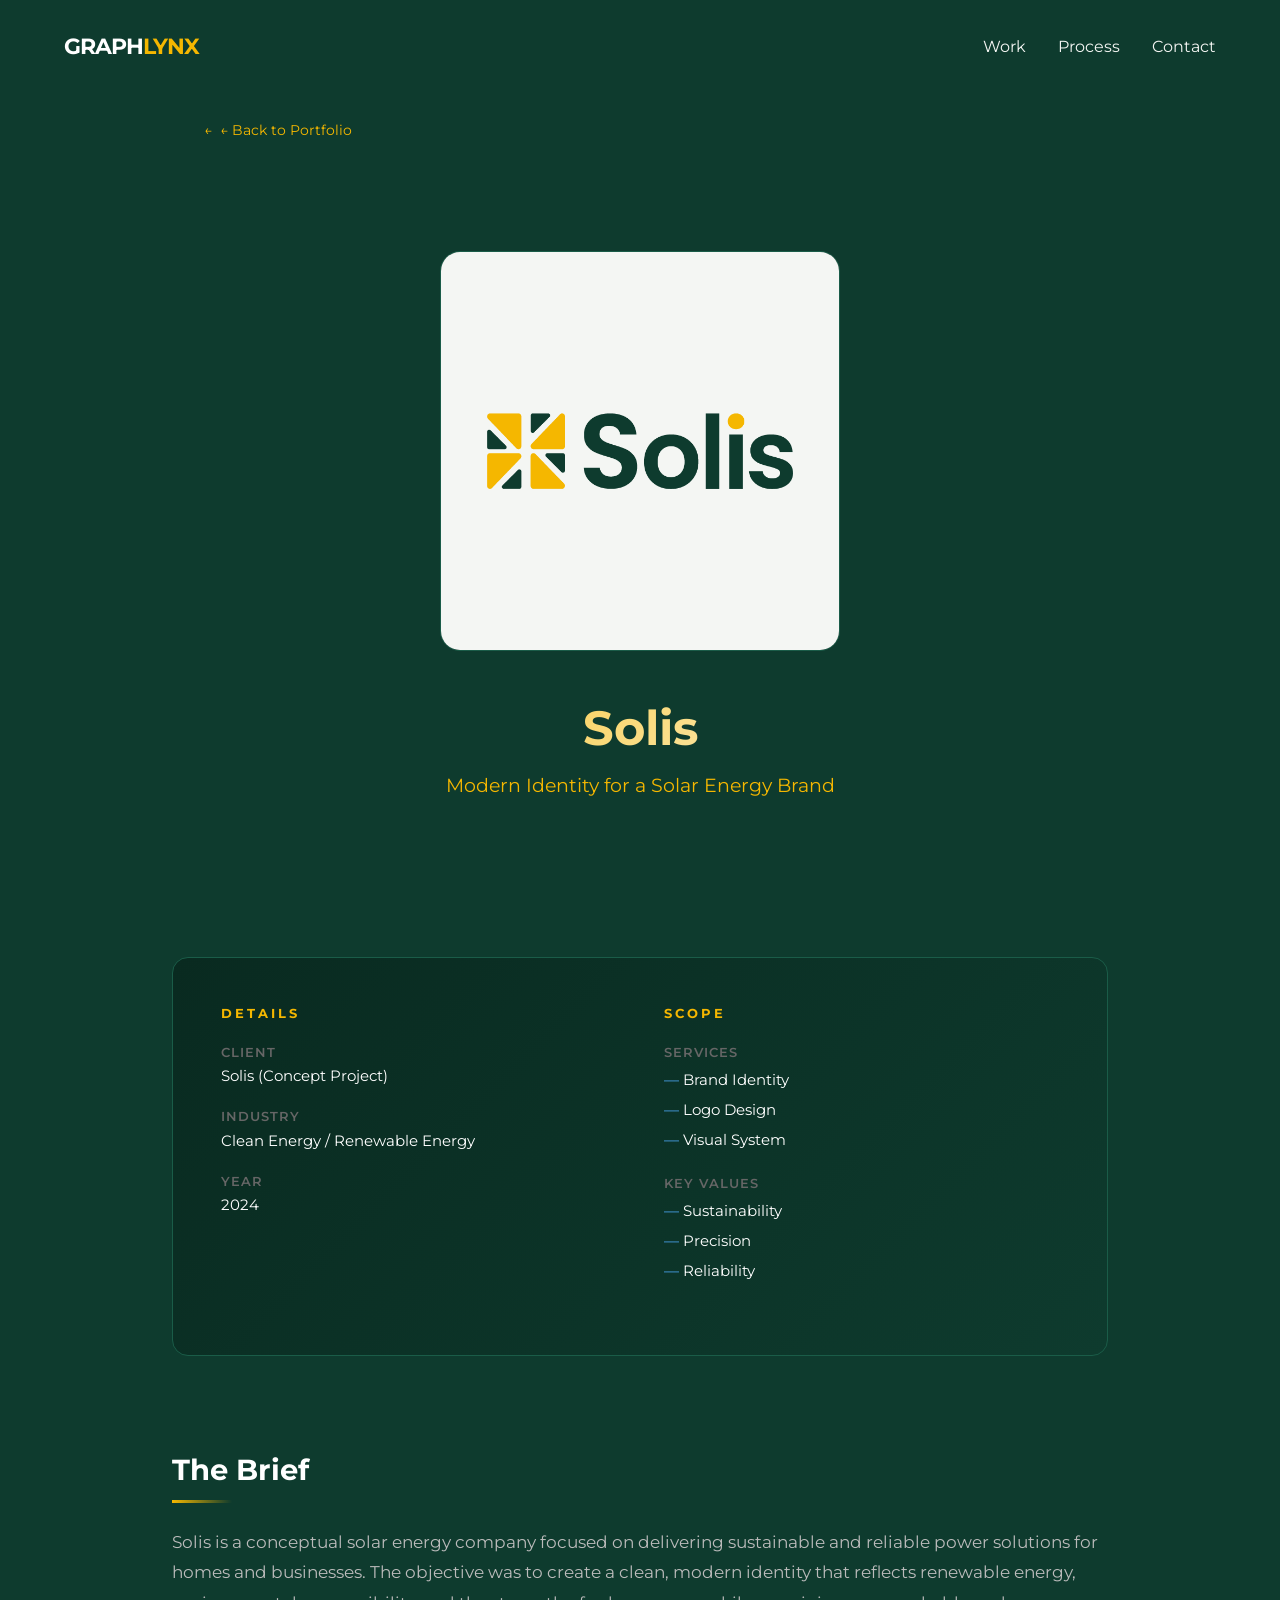
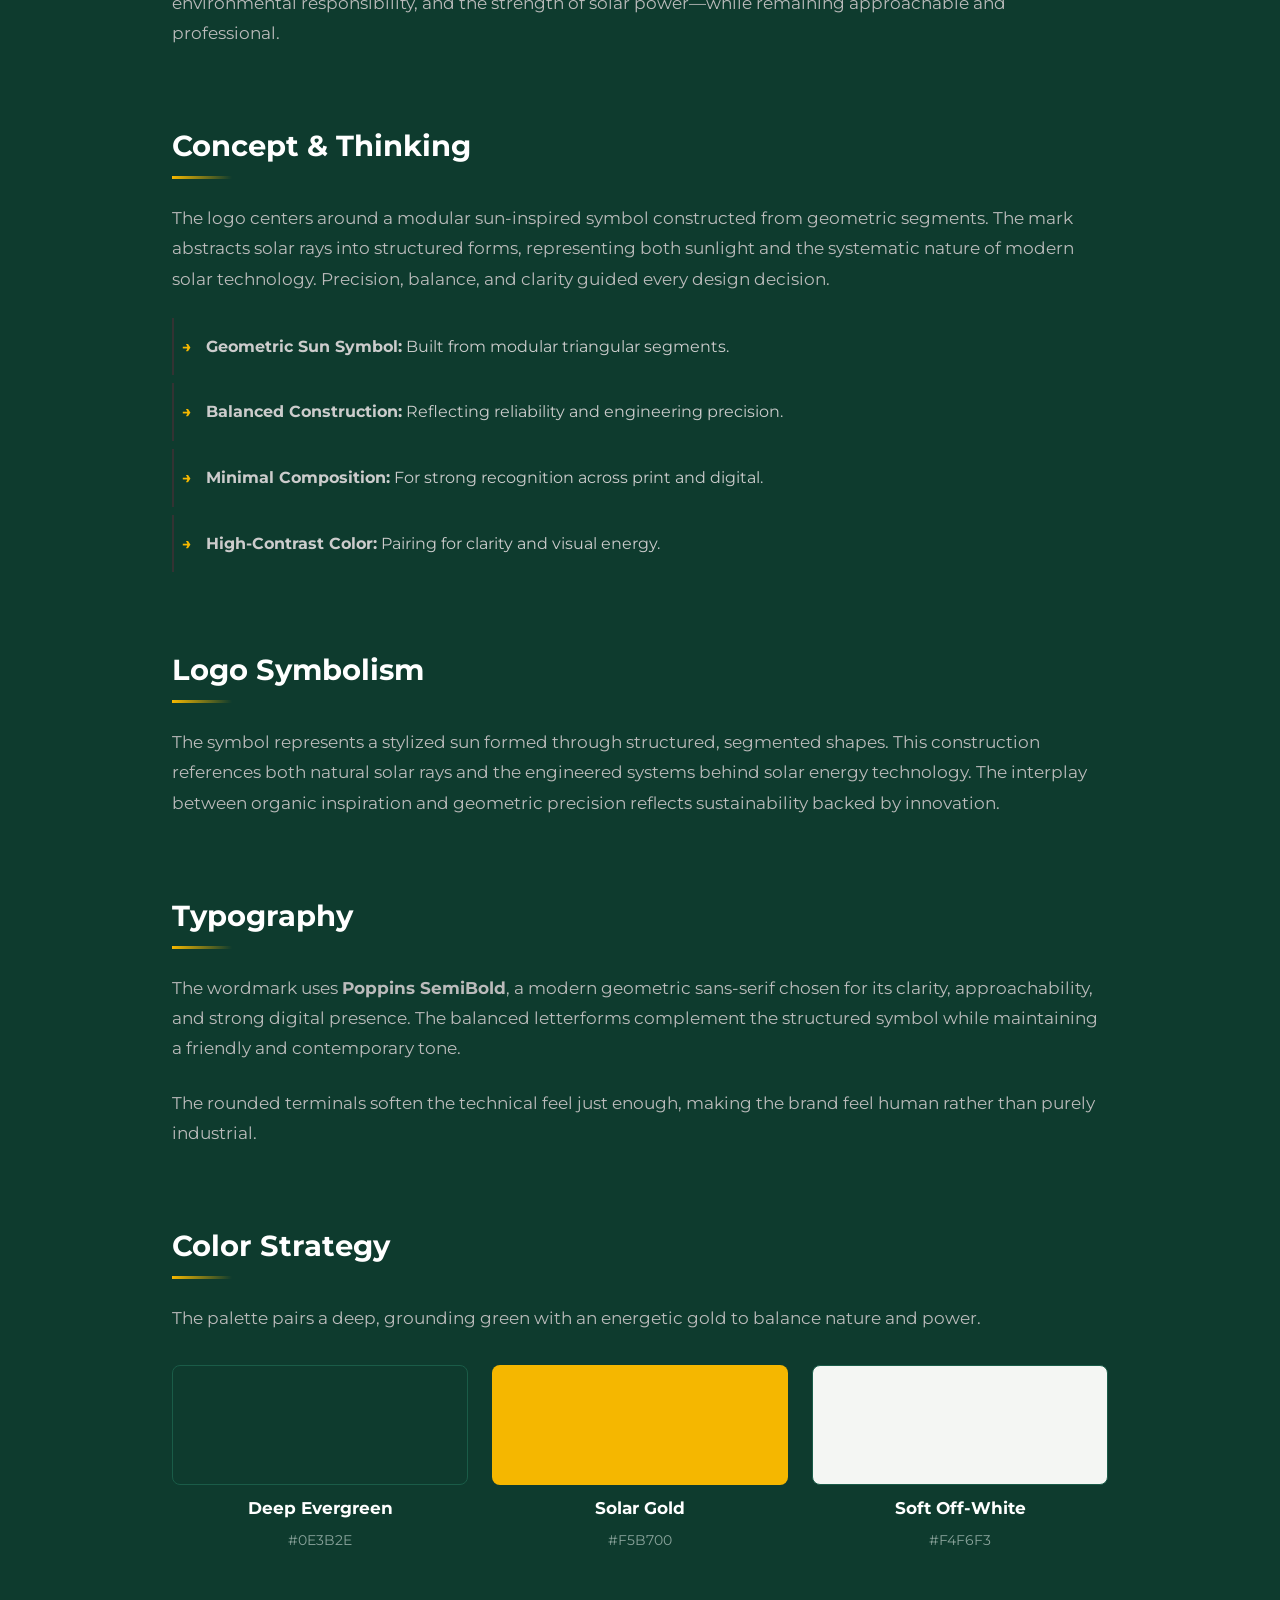
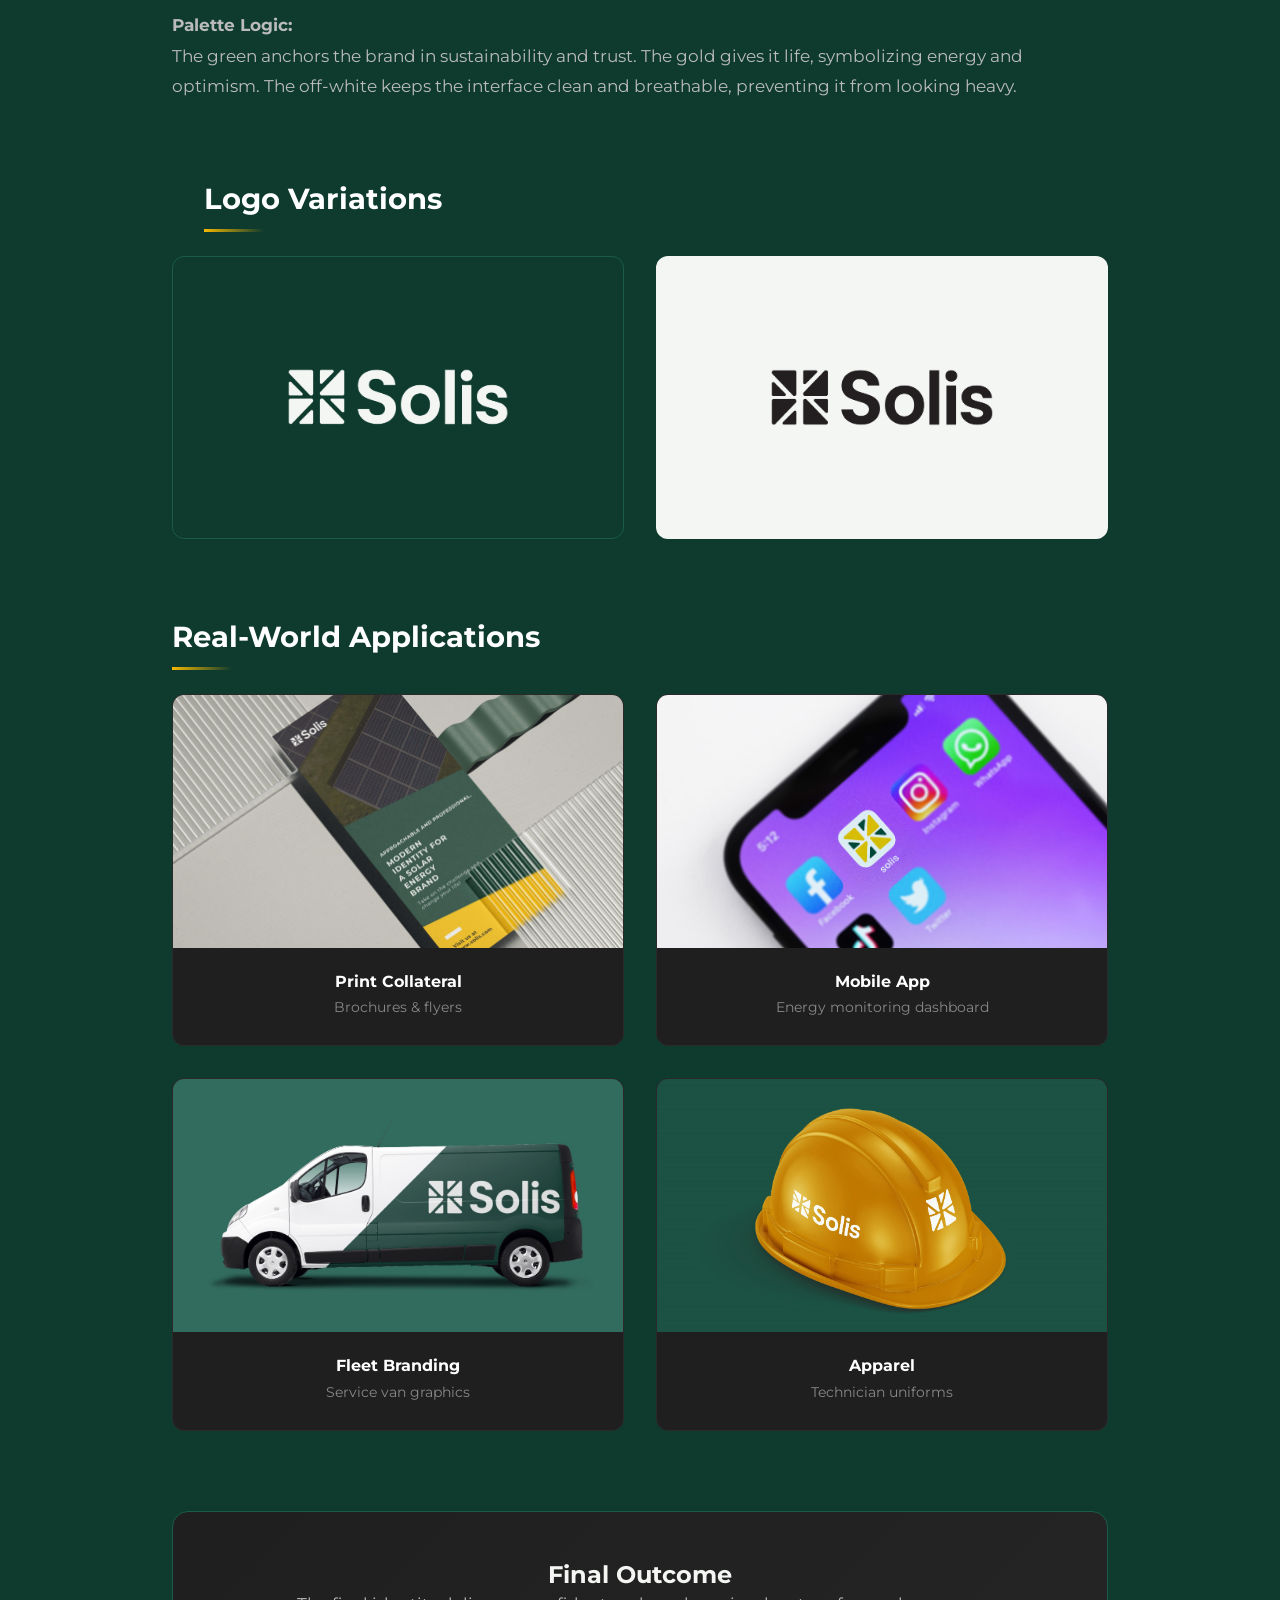
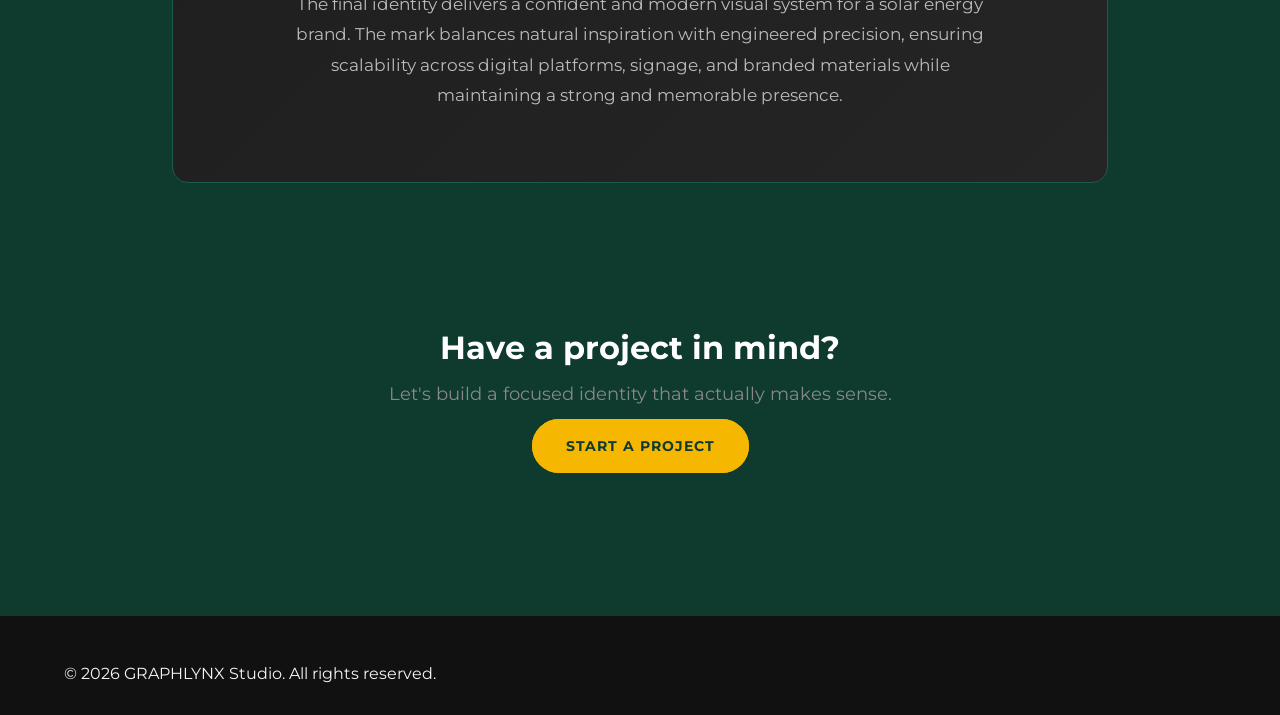
<file: solis.html>
<!DOCTYPE html>
<html lang="en">
<head>
    <meta charset="UTF-8">
    <meta name="viewport" content="width=device-width, initial-scale=1.0">
    <meta name="description" content="Case study for Solis: a modern solar energy logo combining geometric sun symbolism with a clean, sustainable brand identity.">
    
    <title>Solis Energy Identity | GRAPHLYNX STUDIO</title>
    
    <link rel="icon" href="images/favicon.png" type="image/png">

    <link rel="preconnect" href="https://fonts.googleapis.com">
    <link rel="preconnect" href="https://fonts.gstatic.com" crossorigin>
 <link href="https://fonts.googleapis.com/css2?family=Montserrat:wght@400;700&display=swap" rel="stylesheet">
    
    <link rel="stylesheet" href="style.css">

    <style>
        /* 1. Set the Global Font to Montserrat */
        body {
            font-family: 'Montserrat', sans-serif;
            background-color: #0E3B2E; /* Deep Evergreen */
            color: #F4F6F3; /* Soft Off-White */
        }

        /* 2. Hero Gradient: Solar Gold to White */
        .case-hero h1 {
            background: linear-gradient(135deg, #F5B700, #FFFFFF);
            -webkit-background-clip: text;
            -webkit-text-fill-color: transparent;
        }

        /* 3. Set Accents to Solar Gold */
        .text-accent,
        .snapshot-column h3,
        .case-section ul li::before,
        .back-link,
        .case-hero-tagline {
            color: #F5B700 !important;
        }

        /* 4. Section Underlines: Gold Gradient */
        .case-section h2::after {
            background: linear-gradient(90deg, #F5B700, transparent);
        }

        /* 5. Snapshot Box: Darker Green Gradient */
        .project-snapshot {
            background: linear-gradient(135deg, #092a20 0%, #0E3B2E 100%);
            border: 1px solid #1a5c48;
        }

        /* 6. Hero Logo Box styling */
        .case-hero-logo {
            border-color: #1a5c48;
            background: radial-gradient(circle, #134d3c 0%, #092a20 100%);
        }
        
        /* 7. Buttons: Solar Gold with Evergreen Text */
        .btn-filled {
            background-color: #F5B700;
            color: #0E3B2E;
            border-color: #F5B700;
        }
        .btn-filled:hover {
            background-color: transparent;
            color: #F5B700;
            border-color: #F5B700;
        }

        /* Override the Navbar Logo to white/gold */
        .logo a {
            color: #FFFFFF;
        }
    </style>
</head>
<body>

<header class="site-header">
    <div class="logo">
        <a href="index.html" aria-label="GRAPHLYNX Studio Home">
            GRAPH<span class="text-accent">LYNX</span>
        </a>
    </div>
    <button class="nav-toggle" id="navToggle" aria-label="Toggle navigation"><span></span><span></span><span></span></button>
    <nav aria-label="Main Navigation">
        <ul>
            <li><a href="portfolio.html">Work</a></li>
            <li><a href="process.html">Process</a></li>
            <li><a href="contact.html">Contact</a></li>
        </ul>
    </nav>
</header>

<main class="case-study">

    <div class="container">
        <a href="portfolio.html" class="back-link">&larr; Back to Portfolio</a>
    </div>

    <section class="case-hero">
        <div class="case-hero-content">
            <div class="case-hero-logo">
                <img src="images/solis1.png" alt="Solis Energy Logo - Sun Symbol">
            </div>

            <h1>Solis</h1>
            <p class="case-hero-tagline">Modern Identity for a Solar Energy Brand</p>
        </div>
    </section>

    <section class="project-snapshot">
        <div class="snapshot-column">
            <h3>Details</h3>
            <dl>
                <div class="snapshot-item">
                    <dt>Client</dt>
                    <dd>Solis (Concept Project)</dd>
                </div>

                <div class="snapshot-item">
                    <dt>Industry</dt>
                    <dd>Clean Energy / Renewable Energy</dd>
                </div>

                <div class="snapshot-item">
                    <dt>Year</dt>
                    <dd>2024</dd>
                </div>
            </dl>
        </div>

        <div class="snapshot-column">
            <h3>Scope</h3>
            <dl>
                <div class="snapshot-item">
                    <dt>Services</dt>
                    <dd>
                        <ul class="clean-list">
                            <li>Brand Identity</li>
                            <li>Logo Design</li>
                            <li>Visual System</li>
                        </ul>
                    </dd>
                </div>

                <div class="snapshot-item">
                    <dt>Key Values</dt>
                    <dd>
                        <ul class="clean-list">
                            <li>Sustainability</li>
                            <li>Precision</li>
                            <li>Reliability</li>
                        </ul>
                    </dd>
                </div>
            </dl>
        </div>
    </section>

    <section class="case-section text-block">
        <h2>The Brief</h2>
        <p>
            Solis is a conceptual solar energy company focused on delivering sustainable and reliable power solutions for homes and businesses. 
            The objective was to create a clean, modern identity that reflects renewable energy, environmental responsibility, and the strength of solar power—while remaining approachable and professional.
        </p>
    </section>

    <section class="case-section text-block">
        <h2>Concept & Thinking</h2>
        <p>
            The logo centers around a modular sun-inspired symbol constructed from geometric segments. The mark abstracts solar rays into structured forms, 
            representing both sunlight and the systematic nature of modern solar technology. Precision, balance, and clarity guided every design decision.
        </p>

        <ul class="feature-list">
            <li><strong>Geometric Sun Symbol:</strong> Built from modular triangular segments.</li>
            <li><strong>Balanced Construction:</strong> Reflecting reliability and engineering precision.</li>
            <li><strong>Minimal Composition:</strong> For strong recognition across print and digital.</li>
            <li><strong>High-Contrast Color:</strong> Pairing for clarity and visual energy.</li>
        </ul>
    </section>

    <section class="case-section text-block">
        <h2>Logo Symbolism</h2>
        <p>
            The symbol represents a stylized sun formed through structured, segmented shapes. This construction references both natural solar rays and the engineered systems behind solar energy technology. 
            The interplay between organic inspiration and geometric precision reflects sustainability backed by innovation.
        </p>
    </section>

    <section class="case-section text-block">
        <h2>Typography</h2>
        <p>
            The wordmark uses <strong>Poppins SemiBold</strong>, a modern geometric sans-serif chosen for its clarity, approachability, and strong digital presence. 
            The balanced letterforms complement the structured symbol while maintaining a friendly and contemporary tone.
        </p>
        <p>
            The rounded terminals soften the technical feel just enough, making the brand feel human rather than purely industrial.
        </p>
    </section>

    <section class="case-section text-block">
        <h2>Color Strategy</h2>
        <p>
            The palette pairs a deep, grounding green with an energetic gold to balance nature and power.
        </p>
        
        <div style="display: grid; grid-template-columns: repeat(auto-fit, minmax(200px, 1fr)); gap: 1.5rem; margin-top: 2rem;">
            
            <div style="text-align: center;">
                <div style="background: #0E3B2E; height: 120px; border-radius: 8px; margin-bottom: 0.5rem; border: 1px solid #1a5c48;"></div>
                <p style="font-weight: 700; margin-bottom: 0.3rem; color: #fff;">Deep Evergreen</p>
                <p style="color: #8aa39b; font-size: 0.9rem;">#0E3B2E</p>
            </div>

            <div style="text-align: center;">
                <div style="background: #F5B700; height: 120px; border-radius: 8px; margin-bottom: 0.5rem;"></div>
                <p style="font-weight: 700; margin-bottom: 0.3rem; color: #fff;">Solar Gold</p>
                <p style="color: #8aa39b; font-size: 0.9rem;">#F5B700</p>
            </div>

            <div style="text-align: center;">
                <div style="background: #F4F6F3; height: 120px; border-radius: 8px; margin-bottom: 0.5rem; border: 1px solid #1a5c48;"></div>
                <p style="font-weight: 700; margin-bottom: 0.3rem; color: #fff;">Soft Off-White</p>
                <p style="color: #8aa39b; font-size: 0.9rem;">#F4F6F3</p>
            </div>

        </div>

        <p style="margin-top: 2rem;">
            <strong>Palette Logic:</strong><br>
            The green anchors the brand in sustainability and trust. The gold gives it life, symbolizing energy and optimism. 
            The off-white keeps the interface clean and breathable, preventing it from looking heavy.
        </p>
    </section>

    <section class="case-section full-width">
        <div class="container">
            <h2>Logo Variations</h2>
        </div>
        
        <div class="logo-showcase">
            <figure class="logo-variant dark" style="background: #0E3B2E; border: 1px solid #1a5c48;">
                <img src="images/solis-dark.png" alt="Solis logo on dark green background">
            </figure>

            <figure class="logo-variant light" style="background: #F4F6F3;">
                <img src="images/solis-light.png" alt="Solis logo on light background">
            </figure>
        </div>
    </section>

    <section class="case-section">
        <h2>Real-World Applications</h2>

        <div class="mockups-grid">
            <figure class="mockup-item">
                <img src="images/solis-mockup1.jpg" alt="Marketing">
                <figcaption class="mockup-caption">
                    <h4>Print Collateral</h4>
                    <p>Brochures & flyers</p>
                </figcaption>
            </figure>

            <figure class="mockup-item">
                <img src="images/solis-mockup2.jpg" alt="App Icon">
                <figcaption class="mockup-caption">
                    <h4>Mobile App</h4>
                    <p>Energy monitoring dashboard</p>
                </figcaption>
            </figure>

            <figure class="mockup-item">
                <img src="images/solis-mockup3.jpg" alt="Vehicle Wrap">
                <figcaption class="mockup-caption">
                    <h4>Fleet Branding</h4>
                    <p>Service van graphics</p>
                </figcaption>
            </figure>

            <figure class="mockup-item">
                <img src="images/solis-mockup4.jpg" alt="Uniform">
                <figcaption class="mockup-caption">
                    <h4>Apparel</h4>
                    <p>Technician uniforms</p>
                </figcaption>
            </figure>
        </div>
    </section>

    <section class="final-result text-block" style="border-color: #1a5c48;">
        <h2>Final Outcome</h2>
        <p>
            The final identity delivers a confident and modern visual system for a solar energy brand. The mark balances natural inspiration with engineered precision, 
            ensuring scalability across digital platforms, signage, and branded materials while maintaining a strong and memorable presence.
        </p>
    </section>

    <section class="case-cta">
        <div class="container">
            <h3>Have a project in mind?</h3>
            <p>Let's build a focused identity that actually makes sense.</p>
            <a href="contact.html" class="btn btn-filled">Start a Project</a>
        </div>
    </section>

</main>

<footer class="site-footer">
    <p>&copy; 2026 GRAPHLYNX Studio. All rights reserved.</p>
</footer>

<button class="scroll-top" id="scrollTop" aria-label="Back to top">↑</button>
<div class="nav-overlay" id="navOverlay"></div>
<script>
    const toggle = document.getElementById("navToggle");
    const nav = document.querySelector("nav");
    const overlay = document.getElementById("navOverlay");
    const scrollBtn = document.getElementById("scrollTop");
    if (toggle) {
        toggle.addEventListener("click", () => { nav.classList.toggle("open"); overlay.classList.toggle("open"); });
        overlay.addEventListener("click", () => { nav.classList.remove("open"); overlay.classList.remove("open"); });
        nav.querySelectorAll("a").forEach(link => {
            link.addEventListener("click", () => { nav.classList.remove("open"); overlay.classList.remove("open"); });
        });
    }
    let scrollTicking = false;
    window.addEventListener("scroll", () => {
        if (!scrollTicking) {
            requestAnimationFrame(() => {
                const show = window.scrollY > 300;
                if (scrollBtn.classList.contains("visible") !== show) {
                    scrollBtn.classList.toggle("visible", show);
                }
                scrollTicking = false;
            });
            scrollTicking = true;
        }
    }, { passive: true });
    scrollBtn.addEventListener("click", () => window.scrollTo({ top: 0, behavior: "smooth" }));
</script>
</body>
</html>
</file>
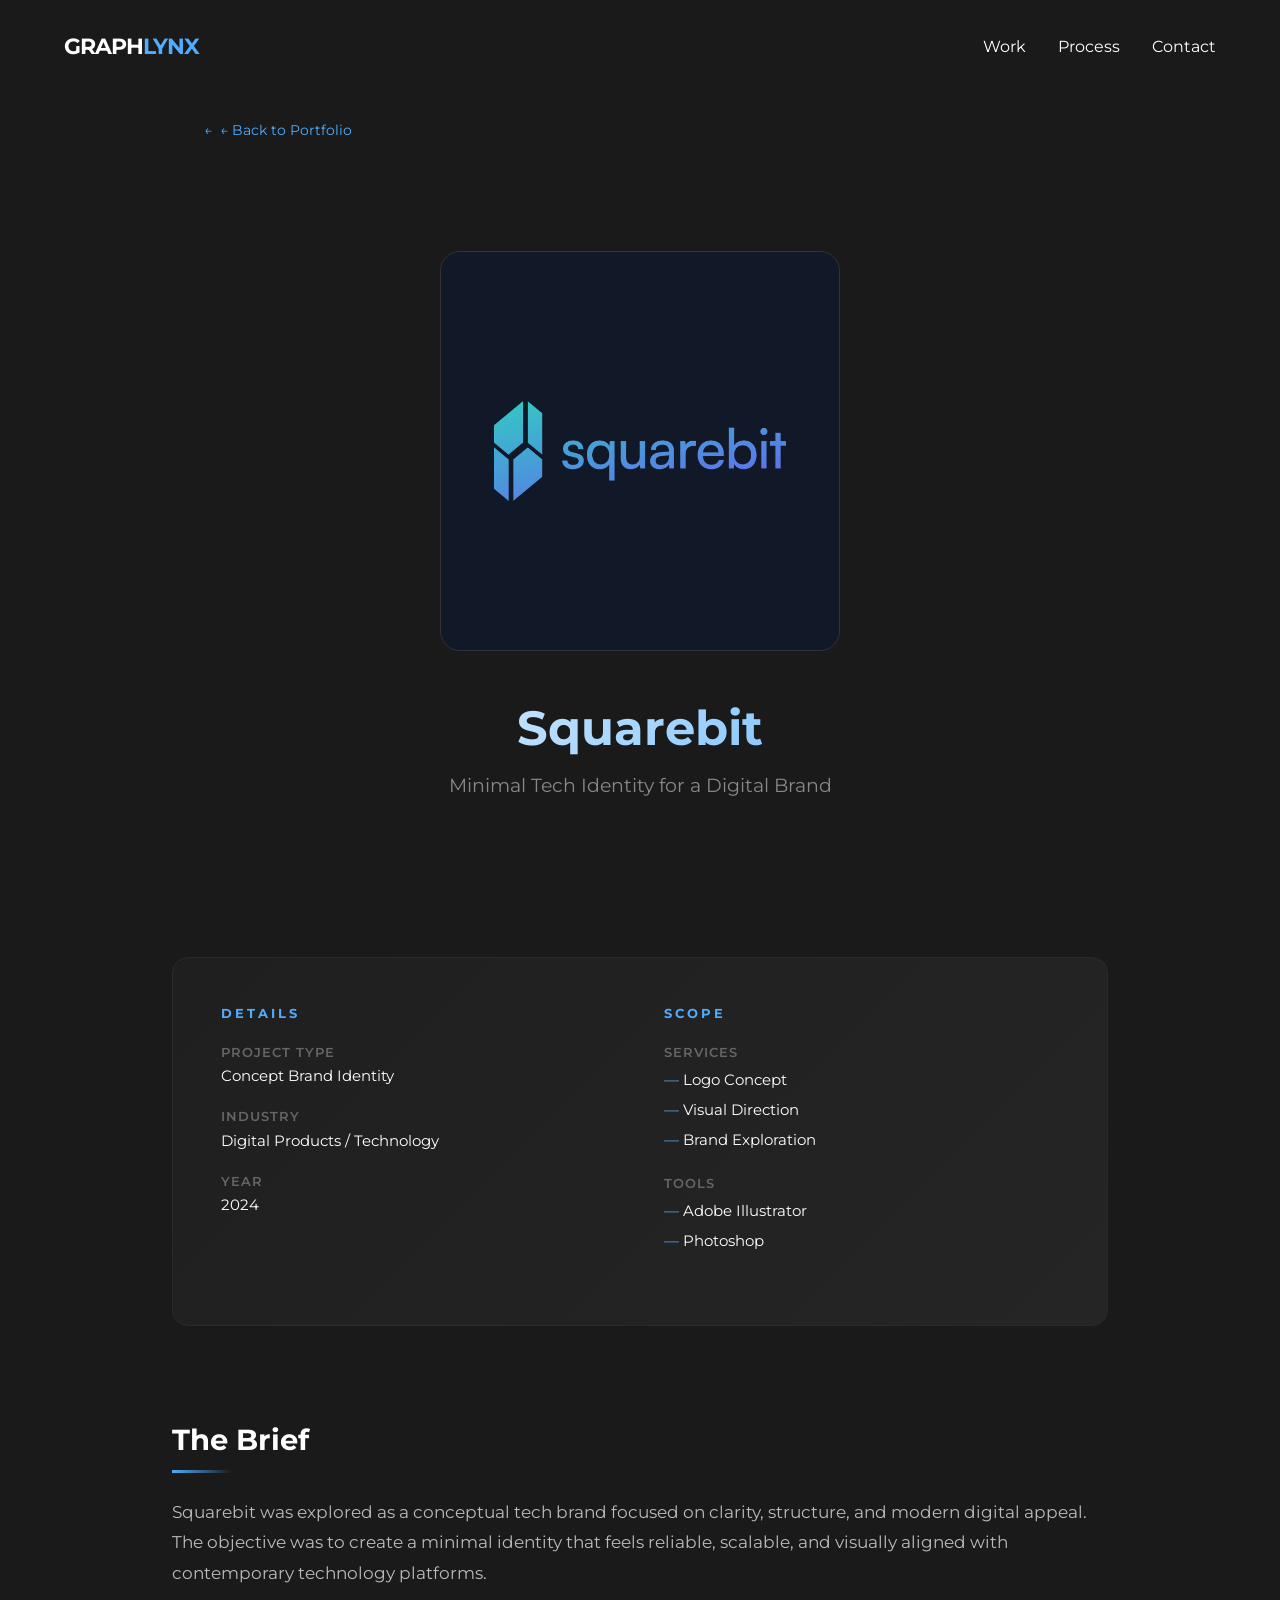
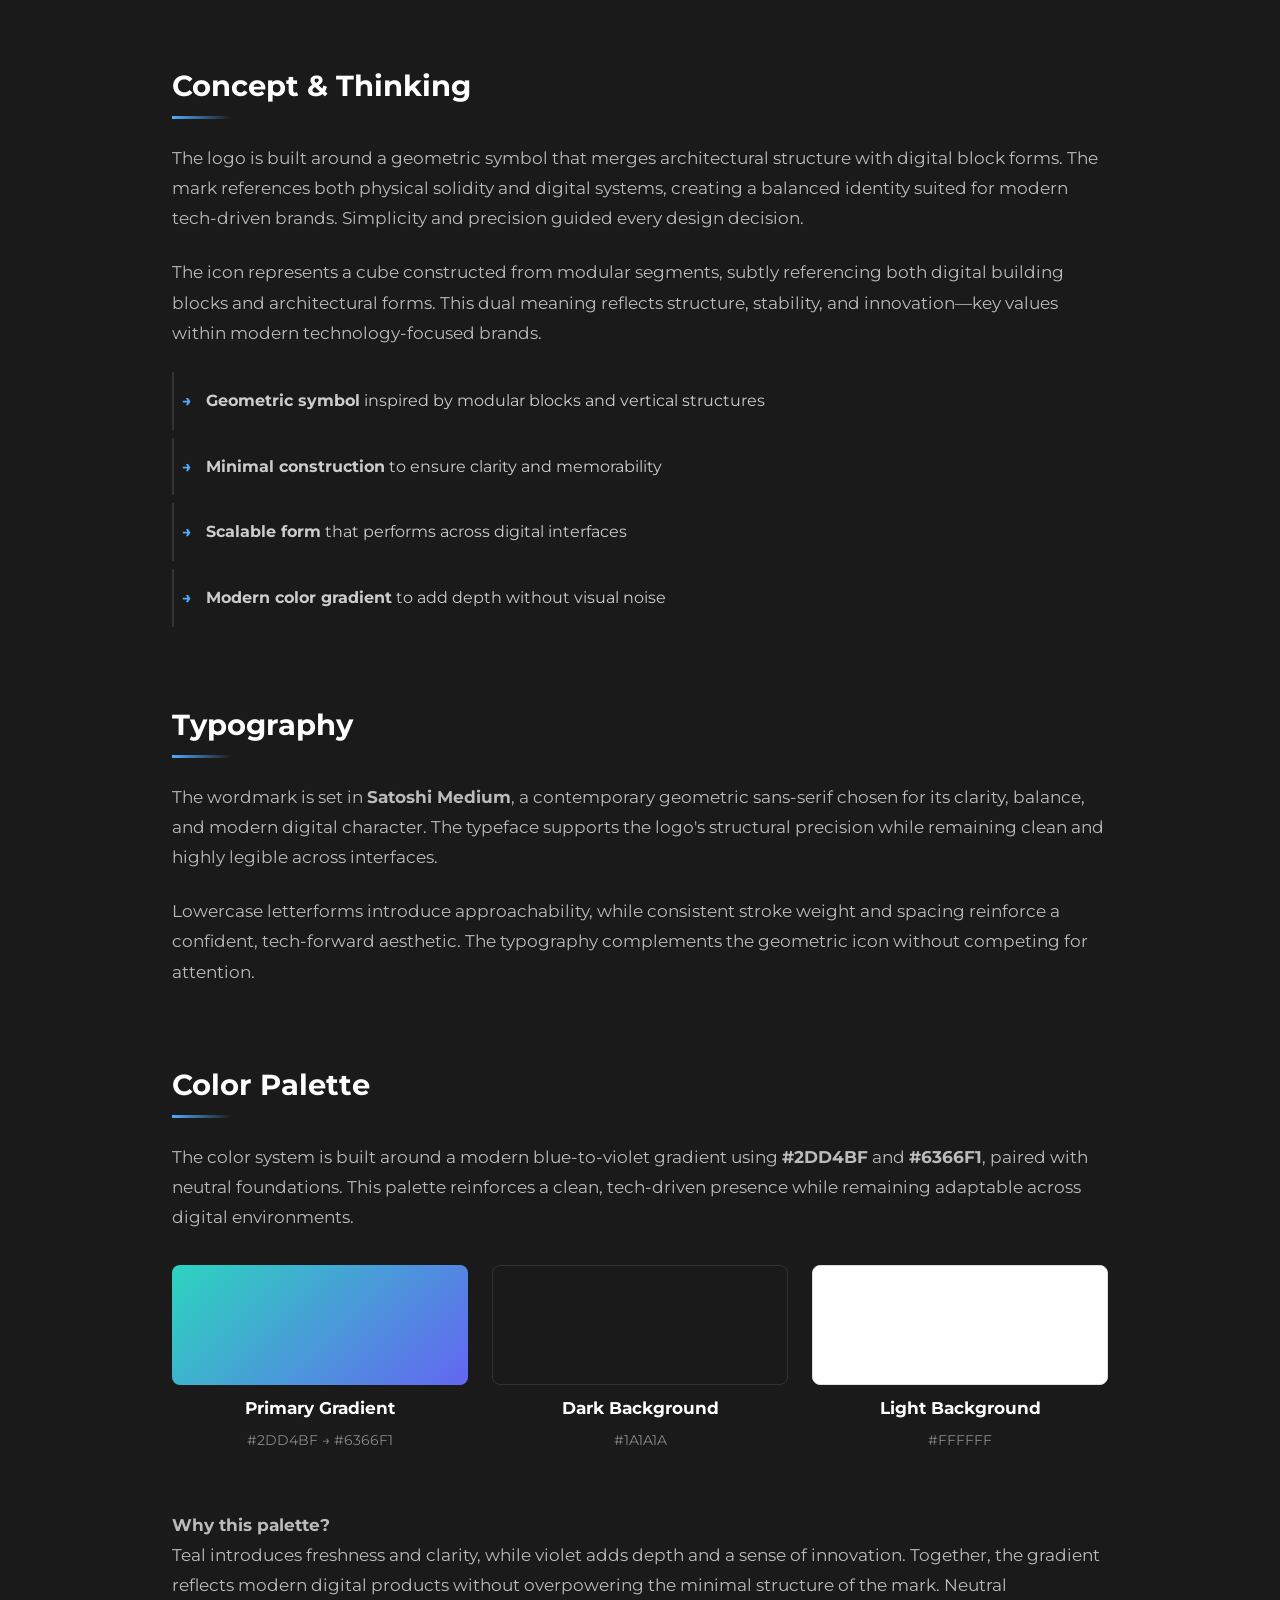
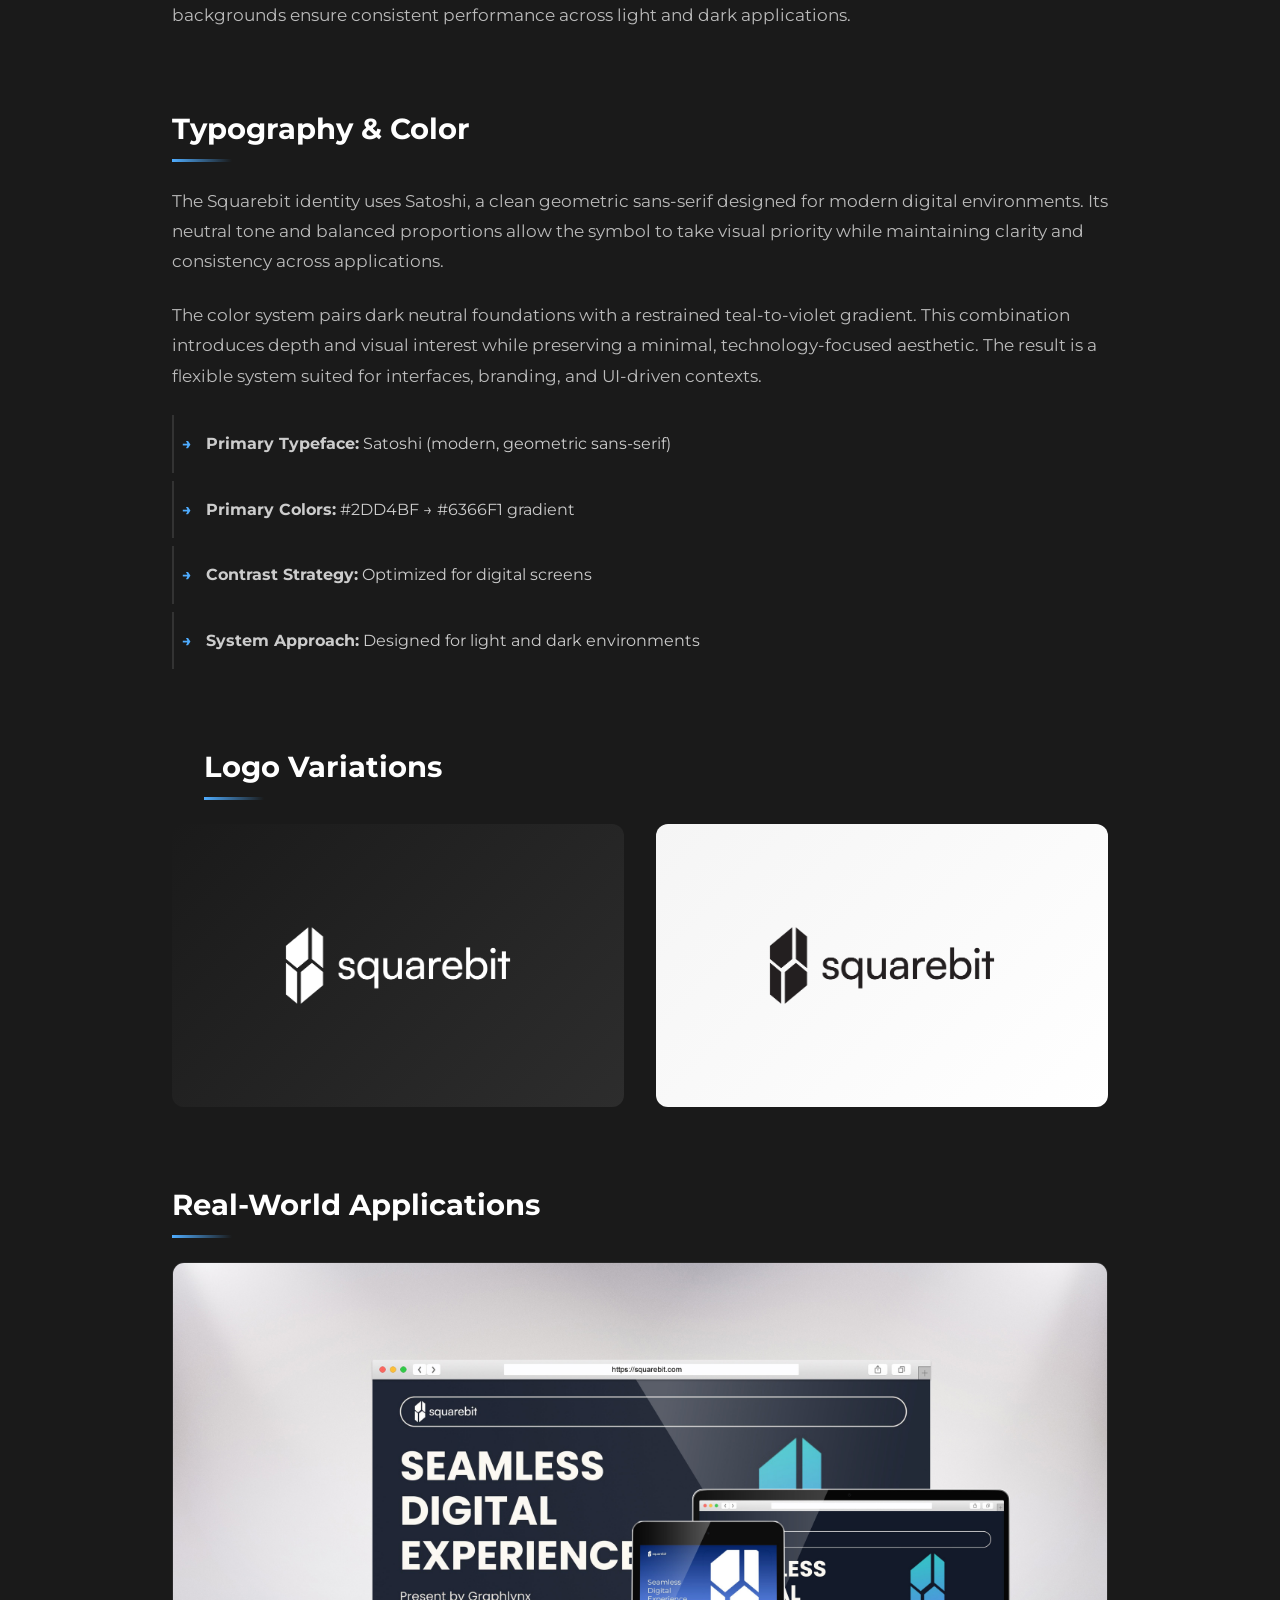
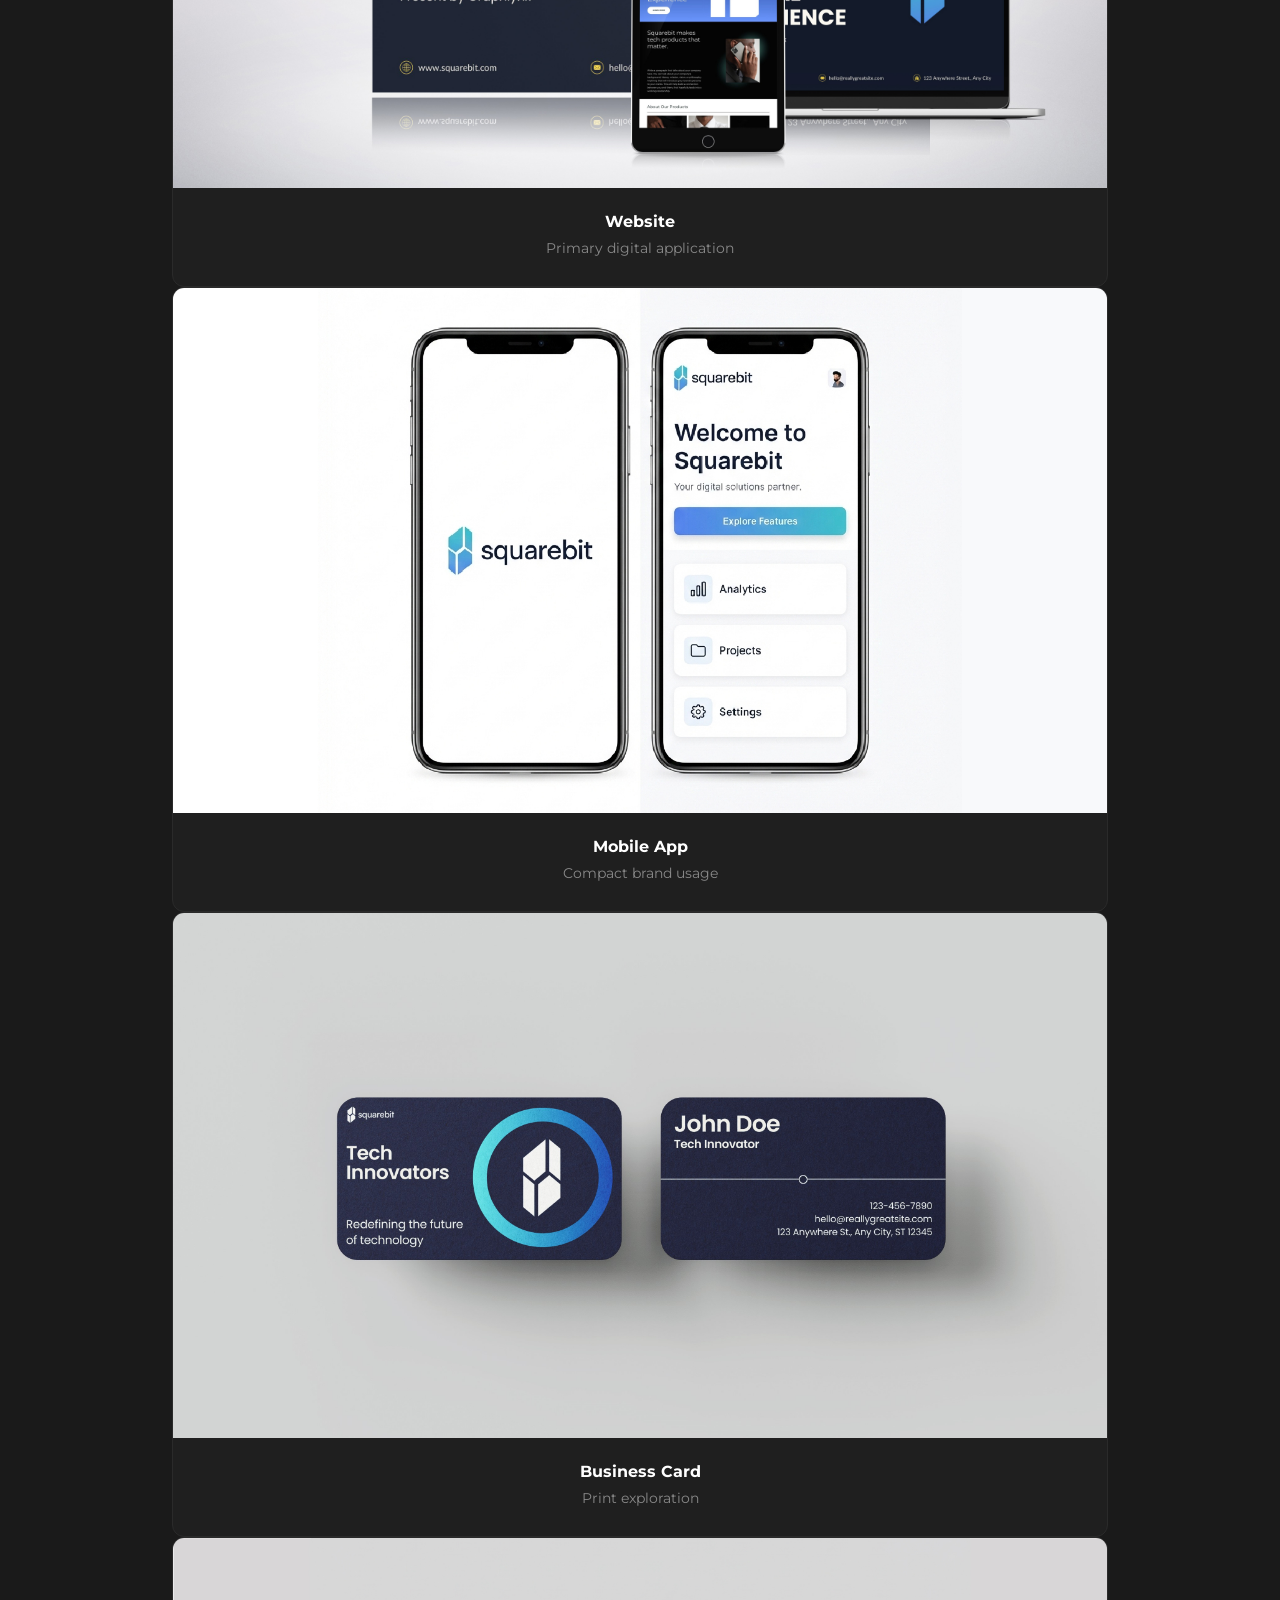
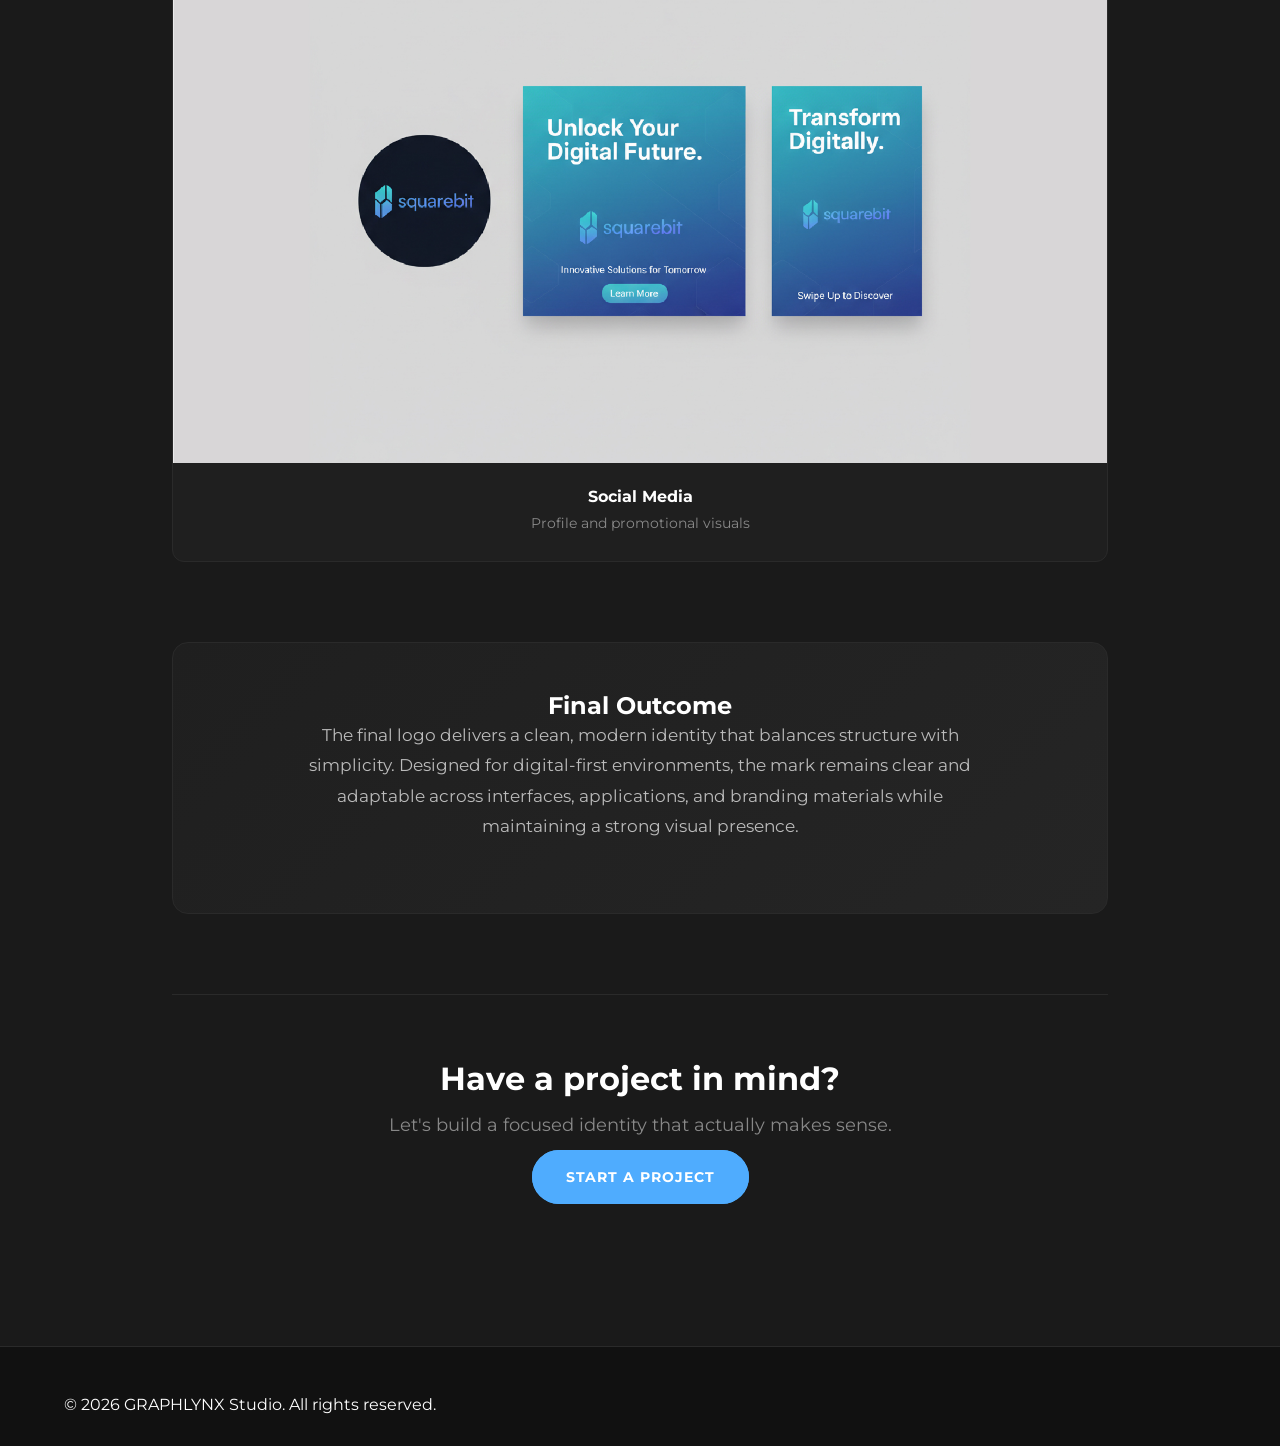
<file: squarebit.html>
<!DOCTYPE html>
<html lang="en">
<head>
    <meta charset="UTF-8">
    <meta name="viewport" content="width=device-width, initial-scale=1.0">
    <meta name="description" content="Case study for Squarebit: a minimal tech logo concept combining geometric structure and modern digital aesthetics by Forma Studio.">
    
    <title>Squarebit Concept Identity | GRAPHLYNX STUDIO</title>
    
    <link rel="icon" href="images/favicon.png" type="image/png">

    <link rel="preconnect" href="https://fonts.googleapis.com">
    <link rel="preconnect" href="https://fonts.gstatic.com" crossorigin>
    <link href="https://fonts.googleapis.com/css2?family=Montserrat:wght@400;700&display=swap" rel="stylesheet">
    
    <link rel="stylesheet" href="style.css">
</head>
<body>

<header class="site-header">
    <div class="logo">
        <a href="index.html" aria-label="GRAPHLYNX Studio Home">
            GRAPH<span class="text-accent">LYNX</span>
        </a>
    </div>
    <button class="nav-toggle" id="navToggle" aria-label="Toggle navigation"><span></span><span></span><span></span></button>
    <nav aria-label="Main Navigation">
        <ul>
            <li><a href="portfolio.html">Work</a></li>
            <li><a href="process.html">Process</a></li>
            <li><a href="contact.html">Contact</a></li>
        </ul>
    </nav>
</header>

<main class="case-study">

    <div class="container">
        <a href="portfolio.html" class="back-link">&larr; Back to Portfolio</a>
    </div>

    <section class="case-hero">
        <div class="case-hero-content">
            <div class="case-hero-logo">
                <img src="images/squarebit1.png" alt="Squarebit logo - geometric tech identity">
            </div>

            <h1>Squarebit</h1>
            <p class="case-hero-tagline">Minimal Tech Identity for a Digital Brand</p>
        </div>
    </section>

    <section class="project-snapshot">
        <div class="snapshot-column">
            <h3>Details</h3>
            <dl>
                <div class="snapshot-item">
                    <dt>Project Type</dt>
                    <dd>Concept Brand Identity</dd>
                </div>

                <div class="snapshot-item">
                    <dt>Industry</dt>
                    <dd>Digital Products / Technology</dd>
                </div>

                <div class="snapshot-item">
                    <dt>Year</dt>
                    <dd>2024</dd>
                </div>
            </dl>
        </div>

        <div class="snapshot-column">
            <h3>Scope</h3>
            <dl>
                <div class="snapshot-item">
                    <dt>Services</dt>
                    <dd>
                        <ul class="clean-list">
                            <li>Logo Concept</li>
                            <li>Visual Direction</li>
                            <li>Brand Exploration</li>
                        </ul>
                    </dd>
                </div>

                <div class="snapshot-item">
                    <dt>Tools</dt>
                    <dd>
                        <ul class="clean-list">
                            <li>Adobe Illustrator</li>
                            <li>Photoshop</li>
                        </ul>
                    </dd>
                </div>
            </dl>
        </div>
    </section>

    <section class="case-section text-block">
        <h2>The Brief</h2>
        <p>
            Squarebit was explored as a conceptual tech brand focused on clarity, structure, and modern digital appeal.
            The objective was to create a minimal identity that feels
            reliable, scalable, and visually aligned with contemporary technology platforms.
        </p>
    </section>

    <section class="case-section text-block">
        <h2>Concept & Thinking</h2>
        <p>
            The logo is built around a geometric symbol that merges architectural structure with digital block forms.
            The mark references both physical solidity and digital systems, creating a balanced identity suited for modern tech-driven brands.
            Simplicity and precision guided every design decision.
        </p>
        <p>
            The icon represents a cube constructed from modular segments, subtly referencing both digital building blocks and architectural forms.
            This dual meaning reflects structure, stability, and innovation—key values within modern technology-focused brands.
        </p>

        <ul class="feature-list">
            <li><strong>Geometric symbol</strong> inspired by modular blocks and vertical structures</li>
            <li><strong>Minimal construction</strong> to ensure clarity and memorability</li>
            <li><strong>Scalable form</strong> that performs across digital interfaces</li>
            <li><strong>Modern color gradient</strong> to add depth without visual noise</li>
        </ul>
    </section>

    <!-- Typography Section - CORRECTED -->
    <section class="case-section text-block">
        <h2>Typography</h2>
        <p>
            The wordmark is set in <strong>Satoshi Medium</strong>, a contemporary geometric sans-serif chosen for its clarity,
            balance, and modern digital character. The typeface supports the logo's structural precision while remaining clean
            and highly legible across interfaces.
        </p>
        <p>
            Lowercase letterforms introduce approachability, while consistent stroke weight and spacing reinforce a confident,
            tech-forward aesthetic. The typography complements the geometric icon without competing for attention.
        </p>
    </section>

    <!-- Color Palette Section - CORRECTED -->
    <section class="case-section text-block">
        <h2>Color Palette</h2>
        <p>
            The color system is built around a modern blue-to-violet gradient using <strong>#2DD4BF</strong> and <strong>#6366F1</strong>,
            paired with neutral foundations. This palette reinforces a clean, tech-driven presence while remaining adaptable across
            digital environments.
        </p>
        
        <div style="display: grid; grid-template-columns: repeat(auto-fit, minmax(200px, 1fr)); gap: 1.5rem; margin-top: 2rem;">
            
            <div style="text-align: center;">
                <div style="background: linear-gradient(135deg, #2DD4BF 0%, #6366F1 100%); height: 120px; border-radius: 8px; margin-bottom: 0.5rem;"></div>
                <p style="font-weight: 700; margin-bottom: 0.3rem; color: #fff;">Primary Gradient</p>
                <p style="color: #888; font-size: 0.9rem;">#2DD4BF → #6366F1</p>
            </div>

            <div style="text-align: center;">
                <div style="background: #1A1A1A; height: 120px; border-radius: 8px; margin-bottom: 0.5rem; border: 1px solid #333;"></div>
                <p style="font-weight: 700; margin-bottom: 0.3rem; color: #fff;">Dark Background</p>
                <p style="color: #888; font-size: 0.9rem;">#1A1A1A</p>
            </div>

            <div style="text-align: center;">
                <div style="background: #FFFFFF; height: 120px; border-radius: 8px; margin-bottom: 0.5rem; border: 1px solid #e0e0e0;"></div>
                <p style="font-weight: 700; margin-bottom: 0.3rem; color: #fff;">Light Background</p>
                <p style="color: #888; font-size: 0.9rem;">#FFFFFF</p>
            </div>

        </div>

        <p style="margin-top: 2rem;">
            <strong>Why this palette?</strong><br>
            Teal introduces freshness and clarity, while violet adds depth and a sense of innovation.
            Together, the gradient reflects modern digital products without overpowering the minimal structure of the mark.
            Neutral backgrounds ensure consistent performance across light and dark applications.
        </p>
    </section>

    <!-- Typography & Color Combined Section - CORRECTED -->
    <section class="case-section text-block">
        <h2>Typography & Color</h2>

        <p>
            The Squarebit identity uses Satoshi, a clean geometric sans-serif designed for modern digital environments.
            Its neutral tone and balanced proportions allow the symbol to take visual priority while maintaining clarity
            and consistency across applications.
        </p>

        <p>
            The color system pairs dark neutral foundations with a restrained teal-to-violet gradient.
            This combination introduces depth and visual interest while preserving a minimal, technology-focused aesthetic.
            The result is a flexible system suited for interfaces, branding, and UI-driven contexts.
        </p>

        <ul class="feature-list">
            <li><strong>Primary Typeface:</strong> Satoshi (modern, geometric sans-serif)</li>
            <li><strong>Primary Colors:</strong> #2DD4BF → #6366F1 gradient</li>
            <li><strong>Contrast Strategy:</strong> Optimized for digital screens</li>
            <li><strong>System Approach:</strong> Designed for light and dark environments</li>
        </ul>
    </section>

    <section class="case-section full-width">
        <div class="container">
            <h2>Logo Variations</h2>
        </div>
        
        <div class="logo-showcase">
            <figure class="logo-variant dark">
                <img src="images/squarebit-dark.png" alt="Squarebit logo on dark background">
            </figure>

            <figure class="logo-variant light">
                <img src="images/squarebit-light.png" alt="Squarebit logo on light background">
            </figure>
        </div>
    </section>

    <section class="case-section">
        <h2>Real-World Applications</h2>

       <figure class="mockup-item">
    <img src="images/squarebit-mockup1.jpg" alt="Squarebit Website Header Mockup">
    
    <figcaption class="mockup-caption">
        <h4>Website</h4>
        <p>Primary digital application</p>
    </figcaption>
    </figure>

            <figure class="mockup-item">
                  <img src="images/squarebit-mockup2.jpg" alt="Squarebit App Icon Mockup">
                <figcaption class="mockup-caption">
                    <h4>Mobile App</h4>
                    <p>Compact brand usage</p>
                </figcaption>
            </figure>

            <figure class="mockup-item">
                <img src="images/squarebit-mockup3.jpg" alt="Squarebit Business Card Mockup">
                <figcaption class="mockup-caption">
                    <h4>Business Card</h4>
                    <p>Print exploration</p>
                </figcaption>
            </figure>

            <figure class="mockup-item">
                <img src="images/squarebit-mockup4.jpg" alt="Squarebit Social Media Mockup">
                <figcaption class="mockup-caption">
                    <h4>Social Media</h4>
                    <p>Profile and promotional visuals</p>
                </figcaption>
            </figure>
        </div>
    </section>

    <section class="final-result text-block">
        <h2>Final Outcome</h2>
        <p>
            The final logo delivers a clean, modern identity that balances structure with simplicity.
            Designed for digital-first environments, the mark remains clear and adaptable across
            interfaces, applications, and branding materials while maintaining a strong visual presence.
        </p>
    </section>

    <section class="case-cta">
        <div class="container">
            <h3>Have a project in mind?</h3>
            <p>Let's build a focused identity that actually makes sense.</p>
            <a href="contact.html" class="btn btn-filled">Start a Project</a>
        </div>
    </section>

</main>

<footer class="site-footer">
    <p>&copy; 2026 GRAPHLYNX Studio. All rights reserved.</p>
</footer>

<button class="scroll-top" id="scrollTop" aria-label="Back to top">↑</button>
<div class="nav-overlay" id="navOverlay"></div>
<script>
    const toggle = document.getElementById("navToggle");
    const nav = document.querySelector("nav");
    const overlay = document.getElementById("navOverlay");
    const scrollBtn = document.getElementById("scrollTop");
    if (toggle) {
        toggle.addEventListener("click", () => { nav.classList.toggle("open"); overlay.classList.toggle("open"); });
        overlay.addEventListener("click", () => { nav.classList.remove("open"); overlay.classList.remove("open"); });
        nav.querySelectorAll("a").forEach(link => {
            link.addEventListener("click", () => { nav.classList.remove("open"); overlay.classList.remove("open"); });
        });
    }
    let scrollTicking = false;
    window.addEventListener("scroll", () => {
        if (!scrollTicking) {
            requestAnimationFrame(() => {
                const show = window.scrollY > 300;
                if (scrollBtn.classList.contains("visible") !== show) {
                    scrollBtn.classList.toggle("visible", show);
                }
                scrollTicking = false;
            });
            scrollTicking = true;
        }
    }, { passive: true });
    scrollBtn.addEventListener("click", () => window.scrollTo({ top: 0, behavior: "smooth" }));
</script>
</body>
</html>
</file>
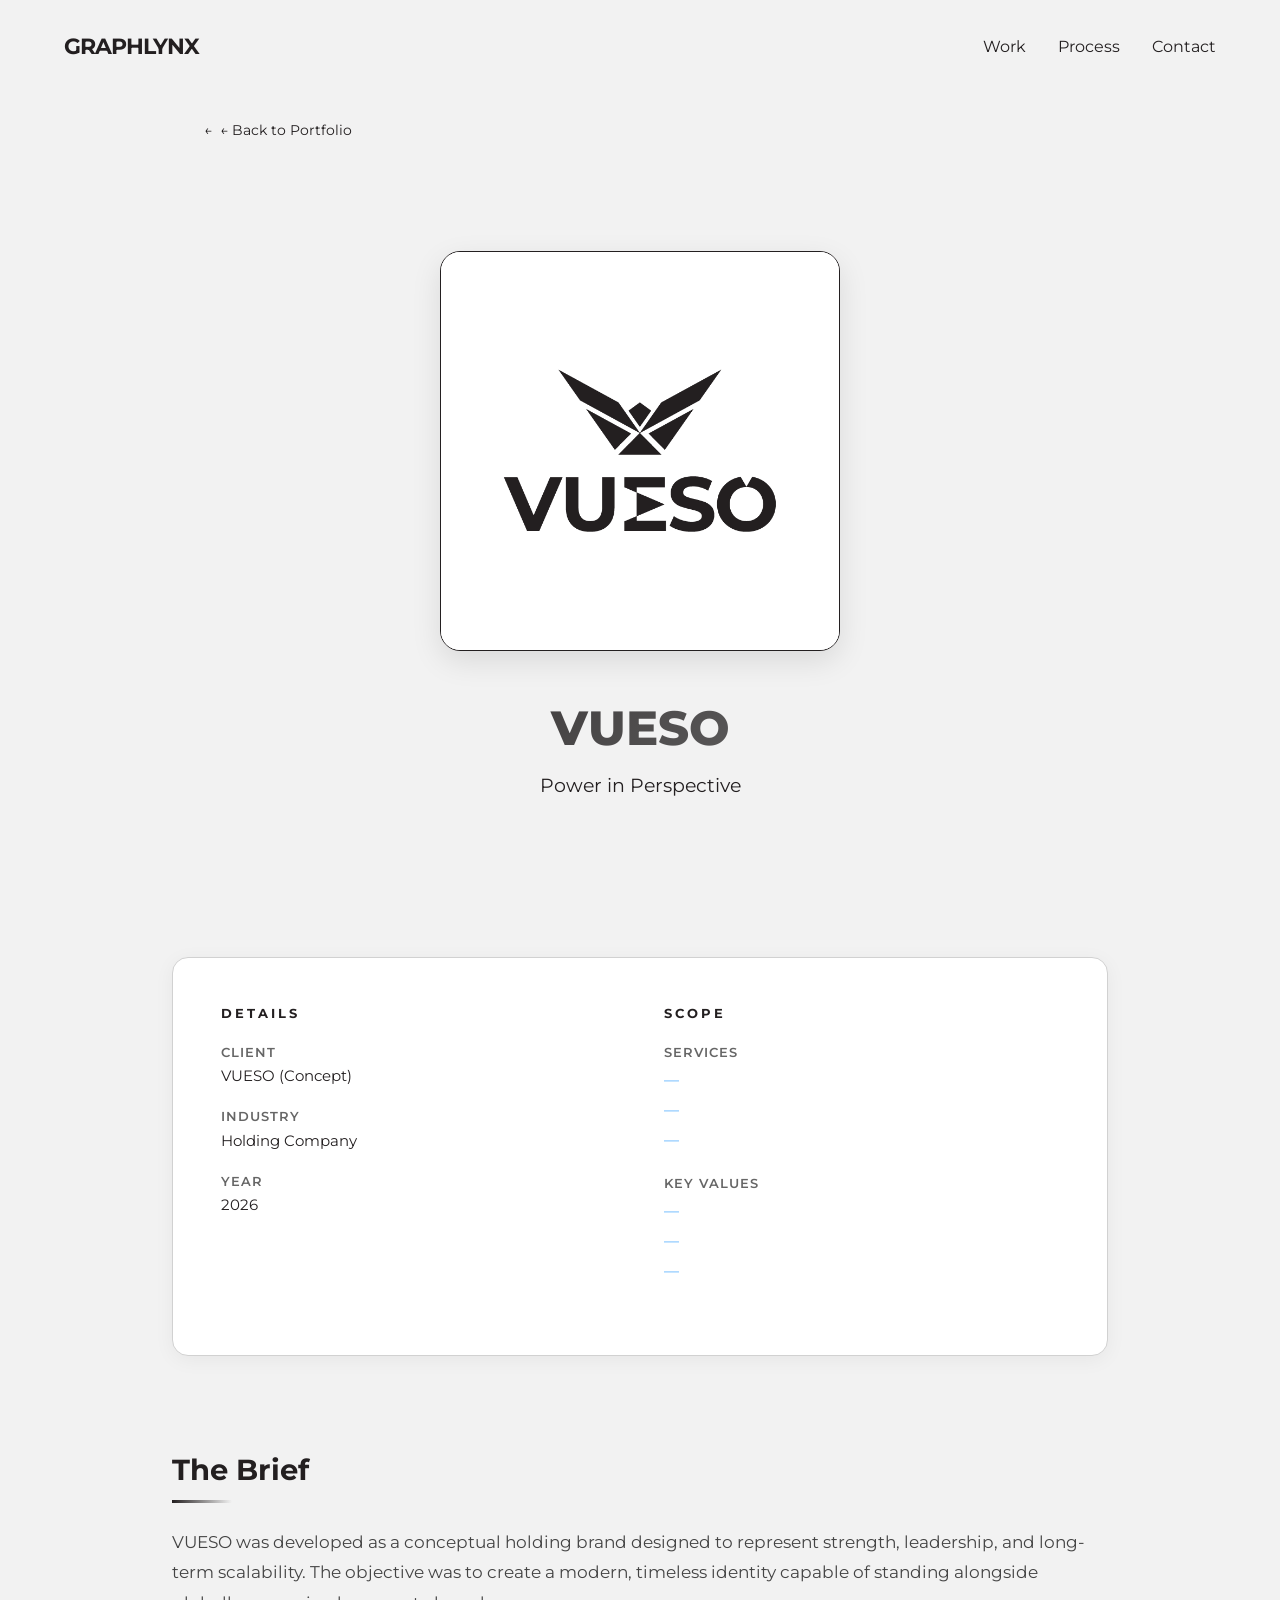
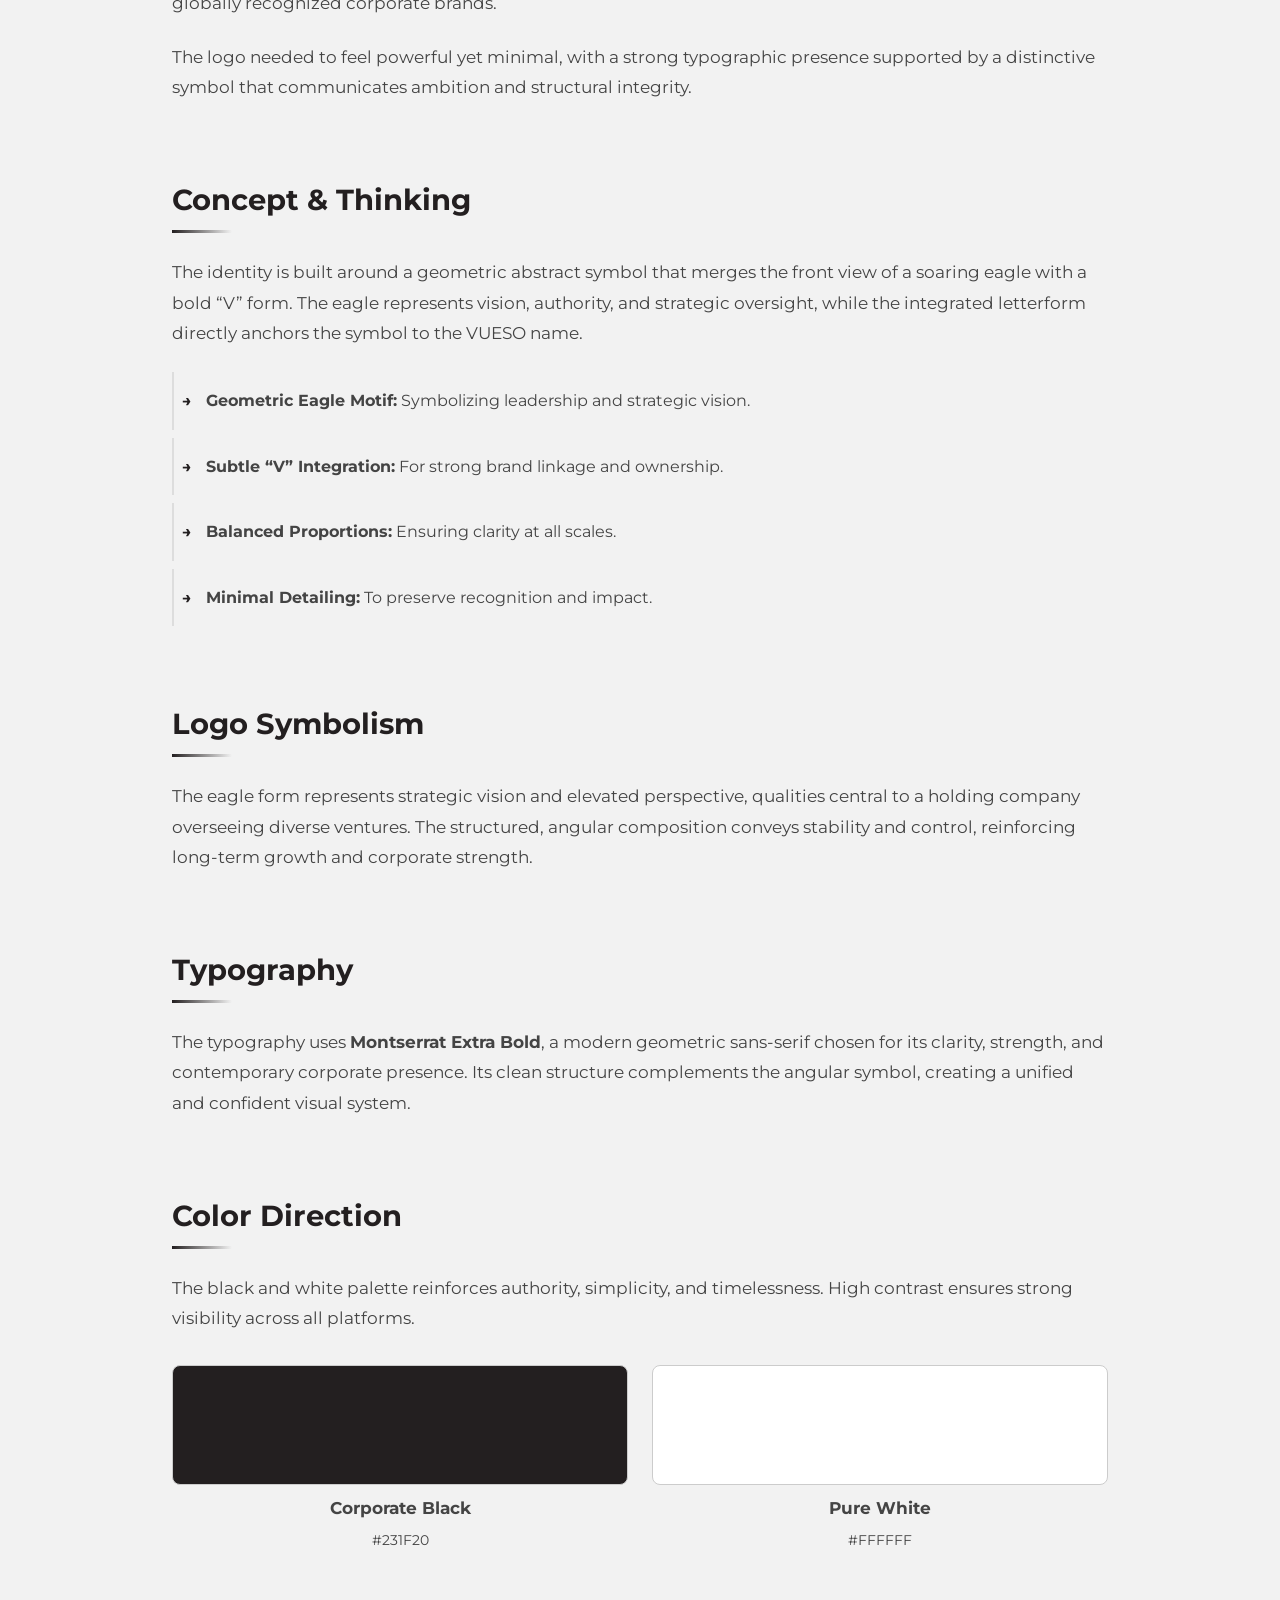
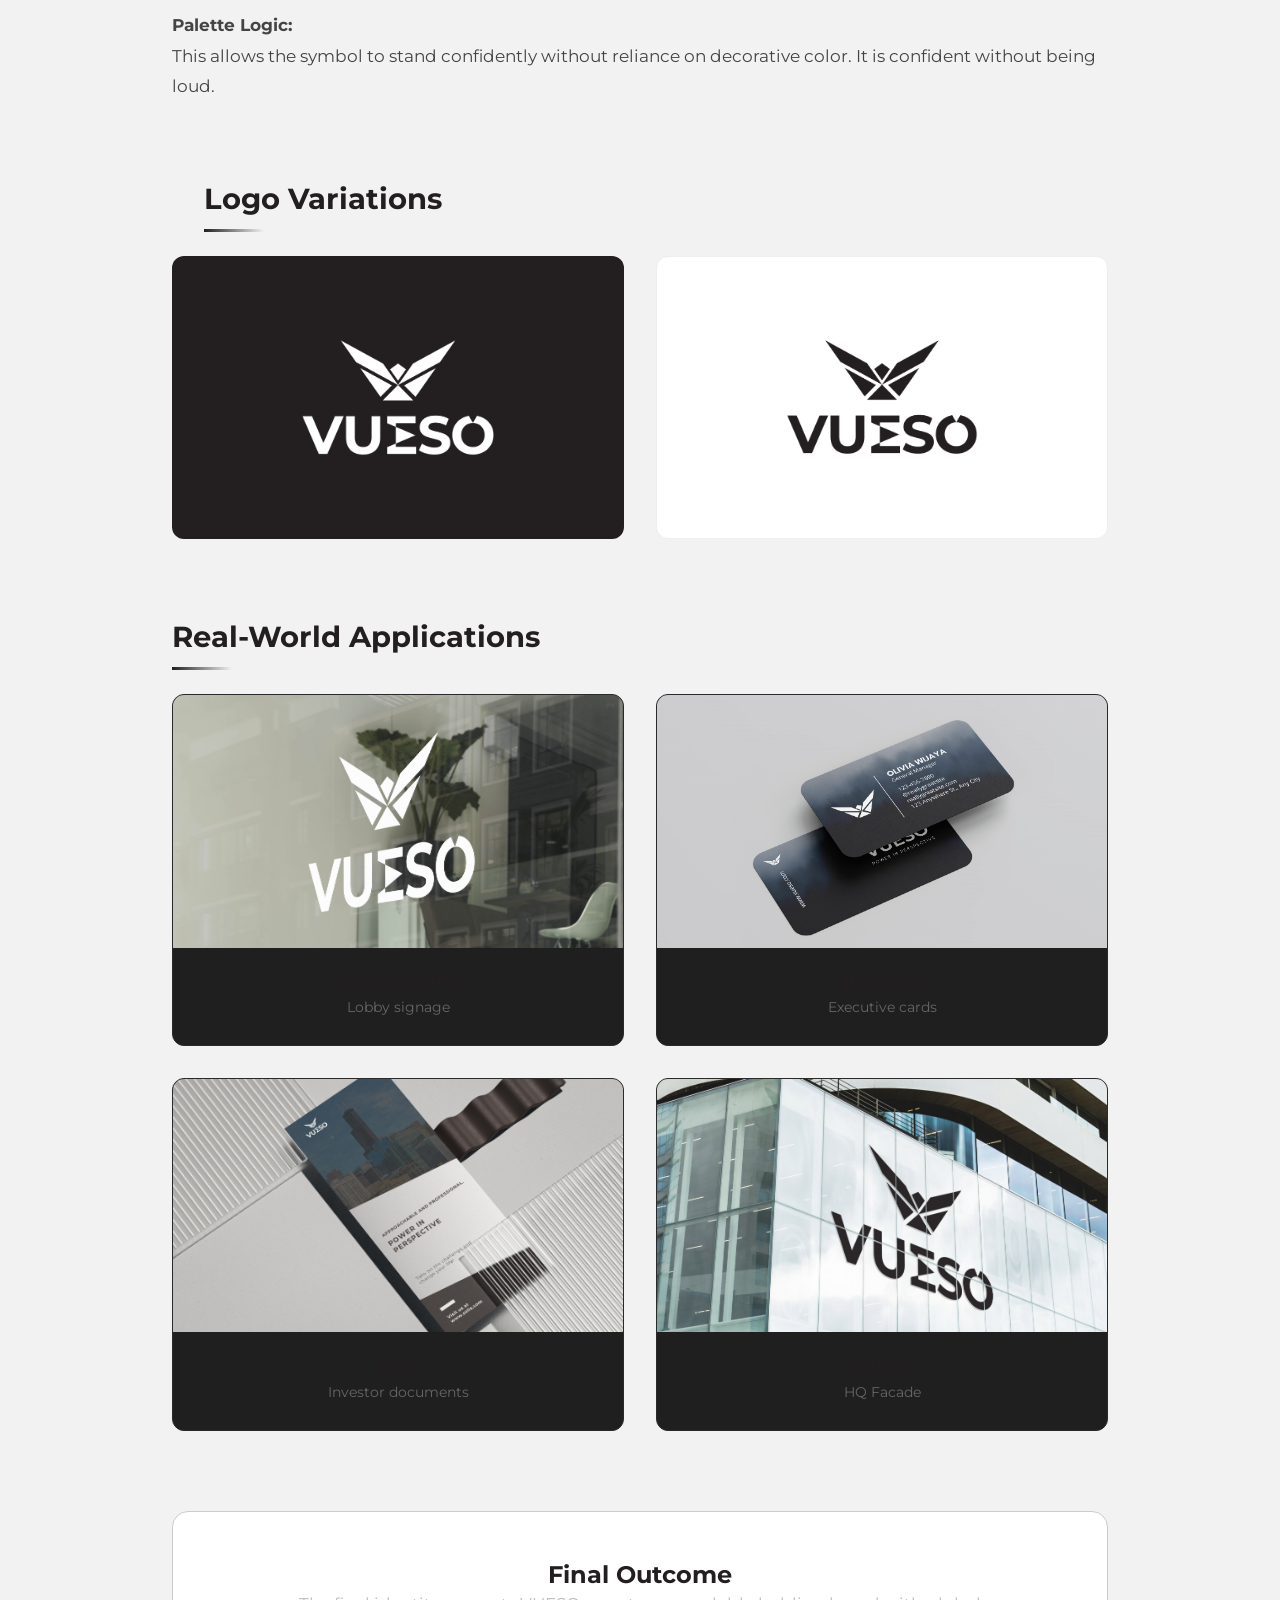
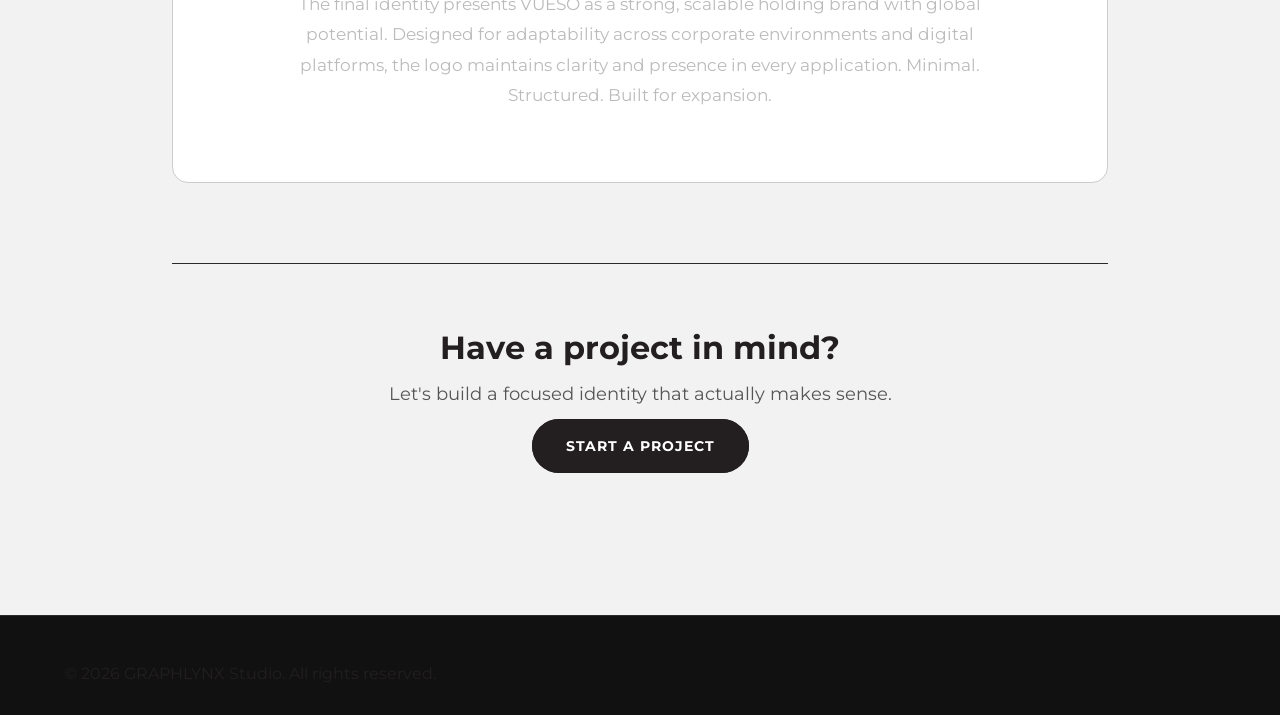
<file: vueso.html>
<!DOCTYPE html>
<html lang="en">
<head>
    <meta charset="UTF-8">
    <meta name="viewport" content="width=device-width, initial-scale=1.0">
    <meta name="description" content="Case study for VUESO: a bold holding company identity concept focused on strength, vision, and scalable global presence.">
    
    <title>VUESO Corporate Identity | GRAPHLYNX STUDIO</title>
    
    <link rel="icon" href="images/favicon.png" type="image/png">

    <link rel="preconnect" href="https://fonts.googleapis.com">
    <link rel="preconnect" href="https://fonts.gstatic.com" crossorigin>
    <link href="https://fonts.googleapis.com/css2?family=Montserrat:wght@400;600;700;800&display=swap" rel="stylesheet">
    
    <link rel="stylesheet" href="style.css">

    <style>
        body {
            background-color: #F2F2F2; /* Silver White */
            color: #231F20; /* Deep Charcoal Text */
        }

        /* 1. Hero Title: Charcoal to Silver Gradient */
        .case-hero h1 {
            background: linear-gradient(135deg, #231F20, #7a7a7a);
            -webkit-background-clip: text;
            -webkit-text-fill-color: transparent;
            font-weight: 800; /* Extra Bold for authority */
        }

        /* 2. Set Accents to Deep Charcoal */
        .text-accent,
        .snapshot-column h3,
        .case-section ul li::before,
        .back-link,
        .case-hero-tagline {
            color: #231F20 !important;
        }

        /* 3. Section Underlines: Charcoal Gradient */
        .case-section h2::after {
            background: linear-gradient(90deg, #231F20, transparent);
        }

        /* 4. Snapshot Box: Pure White for contrast against Silver BG */
        .project-snapshot {
            background: #FFFFFF;
            border: 1px solid #d1d1d1;
            box-shadow: 0 4px 20px rgba(0,0,0,0.05);
        }
        
        /* 5. Snapshot text adjustments for light background */
        .snapshot-item dt {
            color: #666; /* Lighter grey for labels */
        }
        .snapshot-item dd, .snapshot-item li {
            color: #231F20; /* Dark text for data */
        }

        /* 6. Hero Logo Box styling: White box with shadow */
        .case-hero-logo {
            border-color: #231F20;
            background: #FFFFFF;
            box-shadow: 0 10px 30px rgba(0,0,0,0.1);
        }
        
        /* 7. Buttons: Charcoal with White Text */
        .btn-filled {
            background-color: #231F20;
            color: #FFFFFF;
            border-color: #231F20;
        }
        .btn-filled:hover {
            background-color: transparent;
            color: #231F20;
        }

        /* 8. Logo link color override */
        .logo a {
            color: #231F20;
        }
        
        /* 9. Navbar Links: Need to be dark on light background */
        nav a {
            color: #231F20;
        }
        nav a:hover {
            color: #666;
        }
/* Fix headings & paragraph contrast for light background */

.case-section h2 {
    color: #231F20 !important; /* Deep charcoal */
}

.case-section p {
    color: #444 !important; /* Dark grey for readability */
}

.case-section ul li {
    color: #444 !important;
    border-left: 2px solid #ddd;
}

.case-section ul li::before {
    color: #231F20 !important;
}

/* Mockup captions */
.mockup-caption h4 {
    color: #231F20 !important;
}

.mockup-caption p {
    color: #666 !important;
}

/* CTA Section Fix */
.case-cta h3 {
    color: #231F20 !important;
}

.case-cta p {
    color: #555 !important;
}

    </style>
</head>
<body>

<header class="site-header">
    <div class="logo">
        <a href="index.html" aria-label="GRAPHLYNX Studio Home">
            GRAPH<span class="text-accent">LYNX</span>
        </a>
    </div>
    <button class="nav-toggle" id="navToggle" aria-label="Toggle navigation"><span></span><span></span><span></span></button>
    <nav aria-label="Main Navigation">
        <ul>
            <li><a href="portfolio.html">Work</a></li>
            <li><a href="process.html">Process</a></li>
            <li><a href="contact.html">Contact</a></li>
        </ul>
    </nav>
</header>

<main class="case-study">

    <div class="container">
        <a href="portfolio.html" class="back-link">&larr; Back to Portfolio</a>
    </div>

    <section class="case-hero">
        <div class="case-hero-content">
            <div class="case-hero-logo">
                <img src="images/vueso1.png" alt="VUESO Holding Company Logo">
            </div>

            <h1>VUESO</h1>
            <p class="case-hero-tagline">Power in Perspective</p>
        </div>
    </section>

    <section class="project-snapshot">
        <div class="snapshot-column">
            <h3>Details</h3>
            <dl>
                <div class="snapshot-item">
                    <dt>Client</dt>
                    <dd>VUESO (Concept)</dd>
                </div>

                <div class="snapshot-item">
                    <dt>Industry</dt>
                    <dd>Holding Company</dd>
                </div>

                <div class="snapshot-item">
                    <dt>Year</dt>
                    <dd>2026</dd>
                </div>
            </dl>
        </div>

        <div class="snapshot-column">
            <h3>Scope</h3>
            <dl>
                <div class="snapshot-item">
                    <dt>Services</dt>
                    <dd>
                        <ul class="clean-list">
                            <li>Corporate Identity</li>
                            <li>Logo Design</li>
                            <li>Brand Strategy</li>
                        </ul>
                    </dd>
                </div>

                <div class="snapshot-item">
                    <dt>Key Values</dt>
                    <dd>
                        <ul class="clean-list">
                            <li>Strength</li>
                            <li>Vision</li>
                            <li>Scalability</li>
                        </ul>
                    </dd>
                </div>
            </dl>
        </div>
    </section>

    <section class="case-section text-block">
        <h2>The Brief</h2>
        <p>
            VUESO was developed as a conceptual holding brand designed to represent strength, leadership, and long-term scalability. 
            The objective was to create a modern, timeless identity capable of standing alongside globally recognized corporate brands.
        </p>
        <p>
            The logo needed to feel powerful yet minimal, with a strong typographic presence supported by a distinctive symbol that communicates ambition and structural integrity.
        </p>
    </section>

    <section class="case-section text-block">
        <h2>Concept & Thinking</h2>
        <p>
            The identity is built around a geometric abstract symbol that merges the front view of a soaring eagle with a bold “V” form. 
            The eagle represents vision, authority, and strategic oversight, while the integrated letterform directly anchors the symbol to the VUESO name.
        </p>

        <ul class="feature-list">
            <li><strong>Geometric Eagle Motif:</strong> Symbolizing leadership and strategic vision.</li>
            <li><strong>Subtle “V” Integration:</strong> For strong brand linkage and ownership.</li>
            <li><strong>Balanced Proportions:</strong> Ensuring clarity at all scales.</li>
            <li><strong>Minimal Detailing:</strong> To preserve recognition and impact.</li>
        </ul>
    </section>

    <section class="case-section text-block">
        <h2>Logo Symbolism</h2>
        <p>
            The eagle form represents strategic vision and elevated perspective, qualities central to a holding company overseeing diverse ventures. 
            The structured, angular composition conveys stability and control, reinforcing long-term growth and corporate strength.
        </p>
    </section>

    <section class="case-section text-block">
        <h2>Typography</h2>
        <p>
            The typography uses <strong>Montserrat Extra Bold</strong>, a modern geometric sans-serif chosen for its clarity, strength, and contemporary corporate presence.
            Its clean structure complements the angular symbol, creating a unified and confident visual system.
        </p>
    </section>

    <section class="case-section text-block">
        <h2>Color Direction</h2>
        <p>
            The black and white palette reinforces authority, simplicity, and timelessness. High contrast ensures strong visibility across all platforms.
        </p>
        
        <div style="display: grid; grid-template-columns: repeat(auto-fit, minmax(200px, 1fr)); gap: 1.5rem; margin-top: 2rem;">
            
            <div style="text-align: center;">
                <div style="background: #231F20; height: 120px; border-radius: 8px; margin-bottom: 0.5rem; border: 1px solid #ccc;"></div>
                <p style="font-weight: 700; margin-bottom: 0.3rem; color: #231F20;">Corporate Black</p>
                <p style="color: #666; font-size: 0.9rem;">#231F20</p>
            </div>

            <div style="text-align: center;">
                <div style="background: #FFFFFF; height: 120px; border-radius: 8px; margin-bottom: 0.5rem; border: 1px solid #ccc;"></div>
                <p style="font-weight: 700; margin-bottom: 0.3rem; color: #231F20;">Pure White</p>
                <p style="color: #666; font-size: 0.9rem;">#FFFFFF</p>
            </div>

        </div>

        <p style="margin-top: 2rem;">
            <strong>Palette Logic:</strong><br>
            This allows the symbol to stand confidently without reliance on decorative color. It is confident without being loud.
        </p>
    </section>

    <section class="case-section full-width">
        <div class="container">
            <h2>Logo Variations</h2>
        </div>
        
        <div class="logo-showcase">
            <figure class="logo-variant dark" style="background: #231F20;">
                <img src="images/vueso-dark.png" alt="VUESO logo on dark background">
            </figure>

            <figure class="logo-variant light" style="background: #FFFFFF; border: 1px solid #eee;">
                <img src="images/vueso-light.png" alt="VUESO logo on light background">
            </figure>
        </div>
    </section>

    <section class="case-section">
        <h2>Real-World Applications</h2>

        <div class="mockups-grid">
            <figure class="mockup-item">
                <img src="images/vueso-mockup1.jpg" alt="Office Wall">
                <figcaption class="mockup-caption">
                    <h4>Corporate Office</h4>
                    <p>Lobby signage</p>
                </figcaption>
            </figure>

            <figure class="mockup-item">
                <img src="images/vueso-mockup2.jpg" alt="Business Card">
                <figcaption class="mockup-caption">
                    <h4>Stationery</h4>
                    <p>Executive cards</p>
                </figcaption>
            </figure>

            <figure class="mockup-item">
                <img src="images/vueso-mockup3.jpg" alt="Annual Report">
                <figcaption class="mockup-caption">
                    <h4>Print</h4>
                    <p>Investor documents</p>
                </figcaption>
            </figure>

            <figure class="mockup-item">
                <img src="images/vueso-mockup4.jpg" alt="Building">
                <figcaption class="mockup-caption">
                    <h4>Exterior</h4>
                    <p>HQ Facade</p>
                </figcaption>
            </figure>
        </div>
    </section>

    <section class="final-result text-block" style="border-color: #ccc; background: #fff;">
        <h2>Final Outcome</h2>
        <p>
            The final identity presents VUESO as a strong, scalable holding brand with global potential. 
            Designed for adaptability across corporate environments and digital platforms, the logo maintains clarity and presence in every application.
            Minimal. Structured. Built for expansion.
        </p>
    </section>

    <section class="case-cta">
        <div class="container">
            <h3>Have a project in mind?</h3>
            <p>Let's build a focused identity that actually makes sense.</p>
            <a href="contact.html" class="btn btn-filled">Start a Project</a>
        </div>
    </section>

</main>

<footer class="site-footer">
    <p>&copy; 2026 GRAPHLYNX Studio. All rights reserved.</p>
</footer>

<button class="scroll-top" id="scrollTop" aria-label="Back to top">↑</button>
<div class="nav-overlay" id="navOverlay"></div>
<script>
    const toggle = document.getElementById("navToggle");
    const nav = document.querySelector("nav");
    const overlay = document.getElementById("navOverlay");
    const scrollBtn = document.getElementById("scrollTop");
    if (toggle) {
        toggle.addEventListener("click", () => { nav.classList.toggle("open"); overlay.classList.toggle("open"); });
        overlay.addEventListener("click", () => { nav.classList.remove("open"); overlay.classList.remove("open"); });
        nav.querySelectorAll("a").forEach(link => {
            link.addEventListener("click", () => { nav.classList.remove("open"); overlay.classList.remove("open"); });
        });
    }
    let scrollTicking = false;
    window.addEventListener("scroll", () => {
        if (!scrollTicking) {
            requestAnimationFrame(() => {
                const show = window.scrollY > 300;
                if (scrollBtn.classList.contains("visible") !== show) {
                    scrollBtn.classList.toggle("visible", show);
                }
                scrollTicking = false;
            });
            scrollTicking = true;
        }
    }, { passive: true });
    scrollBtn.addEventListener("click", () => window.scrollTo({ top: 0, behavior: "smooth" }));
</script>
</body>
</html>
</file>
<file: style.css>
/* --- Reset & Global Styles --- */
* {
    margin: 0;
    padding: 0;
    box-sizing: border-box;
}

body {
    font-family: 'Montserrat', sans-serif;
    background-color: #1a1a1a; /* Dark background */
    color: #ffffff; /* White text */
    min-height: 100vh;
}

a {
    text-decoration: none;
    color: inherit;
    transition: 0.3s ease;
}

/* --- Navigation --- */
header {
    display: flex;
    justify-content: space-between;
    align-items: center;
    padding: 2rem 4rem;
    position: absolute;
    width: 100%;
    top: 0;
    z-index: 100;
}

.logo {
    font-weight: 700;
    font-size: 1.2rem;
    letter-spacing: 2px;
}

nav ul {
    list-style: none;
    display: flex;
    gap: 2rem;
}

nav a:hover {
    color: #4facfe; /* Light blue accent on hover */
}

/* --- Hero Section --- */
.hero {
    height: 100vh; /* Full screen height */
    display: flex;
    justify-content: center; /* Center horizontally */
    align-items: center; /* Center vertically */
    text-align: center;
    overflow: hidden; /* Prevents scroll on hero page only */
}

.hero-content h1 {
    font-size: 4rem;
    line-height: 1.1;
    margin-bottom: 1rem;
    background: -webkit-linear-gradient(45deg, #ffffff, #a1c4fd);
    -webkit-background-clip: text;
    -webkit-text-fill-color: transparent; /* Gradient text effect */
}

.tagline {
    font-size: 1.2rem;
    color: #cccccc;
    margin-bottom: 3rem;
    font-weight: 400;
}

/* --- Buttons --- */
.cta-buttons {
    display: flex;
    gap: 1.5rem;
    justify-content: center;
}

.btn {
    padding: 1rem 2rem;
    border-radius: 50px;
    font-weight: 700;
    text-transform: uppercase;
    font-size: 0.9rem;
    letter-spacing: 1px;
}

/* Style for "View Portfolio" (Outline) */
.btn-outline {
    border: 2px solid #ffffff;
    color: #ffffff;
}

.btn-outline:hover {
    background-color: #ffffff;
    color: #1a1a1a;
}

/* Style for "Start a Project" (Filled) */
.btn-filled {
    background-color: #4facfe;
    border: 2px solid #4facfe;
    color: #fff;
}

.btn-filled:hover {
    background-color: transparent;
    color: #4facfe;
}

/* --- Mobile Responsiveness --- */
@media (max-width: 768px) {
    .hero-content h1 {
        font-size: 2.5rem;
    }

    .hero {
        height: auto;
        min-height: 100vh;
        overflow: visible;
        padding-top: 5rem;
    }
    
    .cta-buttons {
        flex-direction: column;
    }
}

@media (max-width: 480px) {
    .hero-content h1 {
        font-size: 1.8rem;
    }

    .tagline {
        font-size: 1rem;
    }
}

/* --- Portfolio Page Specifics --- */

/* Add spacing so the fixed header doesn't cover content */
.page-header {
    margin-top: 100px; 
    text-align: center;
    padding: 2rem;
}

.page-header h2 {
    font-size: 2.5rem;
    margin-bottom: 0.5rem;
}

.page-header p {
    color: #888;
}

/* The Grid Container */
.portfolio-container {
    max-width: 1200px;
    margin: 0 auto; /* Centers the whole grid on screen */
    padding: 2rem;
}

.grid {
    display: grid;
    /* This creates 3 equal columns */
    grid-template-columns: repeat(3, 1fr); 
    gap: 2rem; /* Space between the boxes */
}

/* Individual Grid Items */
.grid-item {
    cursor: pointer;
    transition: transform 0.3s ease;
}

.grid-item:hover {
    transform: translateY(-5px); /* Subtle lift effect */
}

/* The Placeholder Box (Replace this with <img> later) */
.placeholder-box {
    background-color: #333; /* Dark Grey box */
    height: 300px; /* Square-ish aspect ratio */
    display: flex;
    justify-content: center;
    align-items: center;
    color: #555;
    font-weight: bold;
    border-radius: 8px;
    margin-bottom: 1rem;
    border: 1px dashed #555; /* Dashed line to show it's a placeholder */
}

/* Project Text below image */
.project-info h3 {
    font-size: 1.1rem;
    margin-bottom: 0.2rem;
}

.project-info p {
    font-size: 0.9rem;
    color: #888;
}

/* Footer CTA */
.portfolio-footer {
    text-align: center;
    margin-top: 4rem;
    margin-bottom: 4rem;
}

.portfolio-footer p {
    margin-bottom: 1rem;
    font-size: 1.2rem;
}

/* --- Responsive Grid --- */
/* On Tablets (2 columns) */
@media (max-width: 900px) {
    .grid {
        grid-template-columns: repeat(2, 1fr);
    }
}

/* On Mobile (1 column) */
@media (max-width: 600px) {
    .grid {
        grid-template-columns: 1fr;
    }
}

.scroll-indicator {
    margin-top: 2rem;
    text-align: center;
    font-size: 24px;
    opacity: 0.6;
    animation: bounce 1.5s infinite;
}

@keyframes bounce {
    0%, 100% { transform: translateY(0); }
    50% { transform: translateY(10px); }
}

.portfolio-project {
    background: #1f1f1f;
    border-radius: 14px;
    overflow: hidden;
}

.portfolio-project img {
    width: 100%;
    height: 100%;
    object-fit: cover;
    display: block;
}


/* --- Process Page Specifics --- */

.process-container {
    max-width: 800px;
    margin: 0 auto;
    padding: 0 2rem 4rem 2rem;
    display: flex;
    flex-direction: column;
    gap: 3rem; /* Space between steps */
}

/* The Step Box */
.process-step {
    display: flex;
    align-items: flex-start; /* Aligns number with the top of the text */
    gap: 2rem;
    background-color: #222; /* Slightly lighter than background */
    padding: 2rem;
    border-radius: 12px;
    border-left: 5px solid #4facfe; /* Blue accent line on the left */
    transition: transform 0.3s ease;
}

.process-step:hover {
    transform: translateX(10px); /* Slight slide to the right on hover */
    background-color: #2a2a2a;
}

/* The Big Number (01, 02...) */
.step-number {
    font-size: 3rem;
    font-weight: 700;
    color: #4facfe;
    opacity: 0.5;
    line-height: 1;
}

/* Text Content */
.step-content h3 {
    font-size: 1.5rem;
    margin-bottom: 1rem;
    color: #fff;
}

.step-content p {
    line-height: 1.6;
    color: #ccc;
    font-size: 1rem;
}

/* Bottom CTA specific to Process page */
.cta-section {
    text-align: center;
    padding: 4rem 2rem;
    background-color: #151515; /* Darker footer area */
    margin-top: 2rem;
}

.cta-section h3 {
    font-size: 2rem;
    margin-bottom: 1.5rem;
}

/* --- Mobile Responsiveness for Process --- */
@media (max-width: 600px) {
    .process-step {
        flex-direction: column;
        gap: 1rem;
    }
    
    .step-number {
        font-size: 2.5rem;
    }
}

/* --- Contact Page Specifics --- */

.contact-container {
    max-width: 600px; /* Narrower width for better readability */
    margin: 0 auto;
    padding: 2rem;
    padding-top: 120px; /* Space for fixed header */
}

.contact-header {
    text-align: center;
    margin-bottom: 3rem;
}

.contact-header h2 {
    font-size: 2.5rem;
    margin-bottom: 1rem;
}

/* Form Groups */
.form-group {
    margin-bottom: 1.5rem;
    display: flex;
    flex-direction: column;
    text-align: left;
}

label {
    margin-bottom: 0.5rem;
    font-size: 0.9rem;
    font-weight: 700;
    color: #ccc;
    margin-left: 5px;
}

/* Input Fields Styling */
input, select, textarea {
    background-color: #2a2a2a;
    border: 2px solid #2a2a2a; /* Same color border initially */
    padding: 1rem;
    border-radius: 8px;
    color: #fff;
    font-family: 'Montserrat', sans-serif;
    font-size: 1rem;
    transition: 0.3s ease;
    width: 100%;
}

/* When the user clicks a field */
input:focus, select:focus, textarea:focus {
    outline: none;
    border-color: #4facfe; /* Blue glow border */
    background-color: #333;
}

/* Submit Button Override */
.submit-btn {
    width: 100%;
    cursor: pointer;
    margin-top: 1rem;
    font-size: 1rem;
}

/* Direct Contact Text */
.direct-contact {
    text-align: center;
    margin-top: 3rem;
    color: #888;
}

.direct-contact a {
    color: #fff;
    text-decoration: underline;
}

.direct-contact a:hover {
    color: #4facfe;
}

/* --- Process Hint on Contact Page --- */

.process-hint {
    margin-top: 2rem;
    text-align: center;
    font-size: 0.9rem;
    color: #888;
}

.process-hint a {
    color: #ffffff;
    font-weight: 700;
    margin-left: 4px;
    position: relative;
}

.process-hint a::after {
    content: "â†’";
    margin-left: 6px;
    transition: transform 0.3s ease;
}

.process-hint a:hover {
    color: #4facfe;
}

.process-hint a:hover::after {
    transform: translateX(4px);
}


/* --- UPDATED HERO SECTION ADDITIONS --- */

/* 1. The About Snippet (New) */
.about-snippet {
    margin-top: 3rem;      /* Space below buttons */
    margin-bottom: 3rem;   /* Space above process steps */
    max-width: 600px;      /* Keeps text narrow and readable */
    margin-left: auto;     /* Centers the box */
    margin-right: auto;    /* Centers the box */
    text-align: center;
    
    /* Animation: Fades in slightly after buttons */
    opacity: 0;
    animation: fadeUp 1s ease forwards;
    animation-delay: 0.3s;
}

.about-snippet h3 {
    font-size: 0.8rem;
    letter-spacing: 2px;
    text-transform: uppercase;
    color: #666;           /* Subtle Grey */
    margin-bottom: 1rem;
    font-weight: 700;
}

.about-snippet p {
    font-size: 1rem;
    line-height: 1.6;      /* Good breathing room for reading */
    color: #ccc;           /* Lighter grey text */
}

/* --- MICRO ABOUT SECTION --- */

.about-snippet {
    margin-top: 4.5rem;
    max-width: 650px;
    margin-left: auto;
    margin-right: auto;
    text-align: center;

    opacity: 0;
    animation: fadeUp 1s ease forwards;
    animation-delay: 0.3s;
}

.about-divider {
    width: 56px;
    height: 2px;
    background-color: #4facfe;
    margin: 0 auto 2rem auto;
    opacity: 0.4;
}

.about-snippet h3 {
    font-size: 0.8rem;
    letter-spacing: 3px;
    text-transform: uppercase;
    color: #4facfe;
    margin-bottom: 1rem;
    font-weight: 700;
}

.about-snippet p {
    font-size: 1rem;
    line-height: 1.8;
    color: #bbbbbb;
}

.about-emphasis {
    margin-top: 1rem;
    font-weight: 700;
    color: #ffffff;
}

/* Logo refinement */
.logo {
    font-weight: 700;
    font-size: 1.4rem;
    letter-spacing: -1px;
    text-transform: uppercase;
}

/* Animation */
@keyframes fadeUp {
    from {
        opacity: 0;
        transform: translateY(20px);
    }
    to {
        opacity: 1;
        transform: translateY(0);
    }
}

/* Mobile */
@media (max-width: 600px) {
    .about-snippet {
        margin-top: 2rem;
        padding: 0 1rem;
    }

    .about-snippet p {
        font-size: 0.9rem;
    }
}

.scroll-indicator {
    position: absolute;
    bottom: 40px;
    left: 50%;
    transform: translateX(-50%);
    opacity: 0.6;
    animation: bounce 1.5s infinite;
}

.scroll-indicator .arrow {
    width: 20px;
    height: 20px;
    border-left: 2px solid #4facfe;
    border-bottom: 2px solid #4facfe;
    transform: rotate(-45deg);
}

/* --- HOMEPAGE PORTFOLIO PREVIEW --- */

.home-portfolio {
    padding: 6rem 2rem;
    background-color: #151515;
    text-align: center;
}

.home-portfolio-header h2 {
    font-size: 2.2rem;
    margin-bottom: 0.5rem;
}

.home-portfolio-header p {
    color: #888;
    margin-bottom: 3rem;
}

.home-portfolio-grid {
    max-width: 1000px;
    margin: 0 auto;
    display: grid;
    grid-template-columns: repeat(3, 1fr);
    gap: 2rem;
}

.home-project {
    height: 260px;
    background-color: #222;
    border: 1px dashed #444;
    border-radius: 12px;
    display: flex;
    align-items: center;
    justify-content: center;
    color: #555;
    font-weight: 700;
    transition: transform 0.3s ease;
}

.home-project:hover {
    transform: translateY(-6px);
}

.home-portfolio-cta {
    margin-top: 3rem;
}

/* Mobile */
@media (max-width: 800px) {
    .home-portfolio-grid {
        grid-template-columns: 1fr;
    }
}

/* --- HOMEPAGE PROJECT HOVER --- */

.home-project {
    position: relative;
    height: 260px;
    background-color: #222;
    border-radius: 12px;
    overflow: hidden;
    cursor: pointer;
    transition: transform 0.3s ease;
}

.home-project:hover {
    transform: translateY(-6px);
}

/* Placeholder (acts like image for now) */
.project-placeholder {
    height: 100%;
    display: flex;
    align-items: center;
    justify-content: center;
    color: #555;
    font-weight: 700;
    border: 1px dashed #444;
}

/* Caption overlay */
.project-caption {
    position: absolute;
    inset: 0;
    background: rgba(0, 0, 0, 0.75);
    display: flex;
    flex-direction: column;
    align-items: center;
    justify-content: center;
    text-align: center;

    opacity: 0;
    transform: translateY(10px);
    transition: opacity 0.3s ease, transform 0.3s ease;
}

.home-project:hover .project-caption {
    opacity: 1;
    transform: translateY(0);
}


.project-caption h4 {
    font-size: 1.1rem;
    margin-bottom: 0.3rem;
}

.project-caption p {
    font-size: 0.9rem;
    color: #aaa;
}

.home-project {
    text-decoration: none;
    color: inherit;
}

.home-project img {
    width: 100%;
    height: 100%;
    object-fit: cover;
}

/* --- PORTFOLIO GRID --- */

.portfolio-grid {
    max-width: 1200px;
    margin: 0 auto;
    display: grid;
    grid-template-columns: repeat(3, 1fr);
    gap: 2rem;
}

/* Individual project card */
.portfolio-project {
    position: relative;
    height: 300px;
    background-color: #222;
    border-radius: 12px;
    overflow: hidden;
    cursor: pointer;
    transition: transform 0.3s ease;
}

.portfolio-project:hover {
    transform: translateY(-6px);
}

/* Placeholder acts like image */
.portfolio-project .project-placeholder {
    height: 100%;
    display: flex;
    align-items: center;
    justify-content: center;
    color: #555;
    font-weight: 700;
    border: 1px dashed #444;
}

/* Hover caption */
.portfolio-project .project-caption {
    position: absolute;
    inset: 0;
    background: rgba(0, 0, 0, 0.75);
    display: flex;
    flex-direction: column;
    align-items: center;
    justify-content: center;
    text-align: center;

    opacity: 0;
    transform: translateY(10px);
    transition: opacity 0.3s ease, transform 0.3s ease;
}

.portfolio-project:hover .project-caption {
    opacity: 1;
    transform: translateY(0);
}

.project-caption h4 {
    font-size: 1.1rem;
    margin-bottom: 0.3rem;
}

.project-caption p {
    font-size: 0.9rem;
    color: #aaa;
}

/* Responsive */
@media (max-width: 900px) {
    .portfolio-grid {
        grid-template-columns: repeat(2, 1fr);
    }
}

@media (max-width: 600px) {
    .portfolio-grid {
        grid-template-columns: 1fr;
    }
}

/* ========================================
   CASE STUDY PAGE STYLES
   ======================================== */

.case-study {
    padding-top: 120px;
    max-width: 1000px;
    margin: 0 auto;
    padding-left: 2rem;
    padding-right: 2rem;
}

/* Hero Section */
.case-hero {
    text-align: center;
    margin-bottom: 6rem;
    padding: 4rem 0;
}

.case-hero-logo {
    max-width: 400px;
    height: 400px;
    margin: 0 auto 3rem auto;
    background-color: #222;
    border-radius: 20px;
    display: flex;
    align-items: center;
    justify-content: center;
    border: 1px solid #333;
    position: relative;
    overflow: hidden;
}

.case-hero-logo::before {
    content: '';
    position: absolute;
    top: 0;
    left: -100%;
    width: 100%;
    height: 100%;
    background: linear-gradient(90deg, transparent, rgba(79, 172, 254, 0.1), transparent);
    animation: shine 3s infinite;
}

@keyframes shine {
    0% { left: -100%; }
    50%, 100% { left: 100%; }
}
 /* That bullshit wasted my entire day */
.case-hero-logo {
    width: 400px;
    height: 400px;
    padding: 2rem;
}

.case-hero-logo img {
    width: 100%;
    height: 100%;
    object-fit: contain;
}


.case-hero-logo .placeholder {
    font-size: 3rem;
    color: #555;
    font-weight: 700;
}

.case-hero h1 {
    font-size: 3rem;
    margin-bottom: 1rem;
    background: linear-gradient(135deg, #ffffff, #4facfe);
    -webkit-background-clip: text;
    -webkit-text-fill-color: transparent;
}

.case-hero-tagline {
    font-size: 1.2rem;
    color: #888;
    font-weight: 400;
}

/* Project Snapshot */
.project-snapshot {
    display: grid;
    grid-template-columns: repeat(2, 1fr);
    gap: 3rem;
    margin-bottom: 6rem;
    background: linear-gradient(135deg, #1f1f1f 0%, #252525 100%);
    padding: 3rem;
    border-radius: 16px;
    border: 1px solid #2a2a2a;
}

.snapshot-column h3 {
    font-size: 0.8rem;
    letter-spacing: 3px;
    text-transform: uppercase;
    color: #4facfe;
    margin-bottom: 1.5rem;
    font-weight: 700;
}

.snapshot-item {
    margin-bottom: 1.5rem;
}

.snapshot-item h4 {
    font-size: 0.9rem;
    color: #888;
    margin-bottom: 0.5rem;
    font-weight: 400;
}

.snapshot-item p {
    color: #fff;
    font-size: 1rem;
}

.snapshot-item ul {
    list-style: none;
    padding: 0;
}

.snapshot-item ul li {
    color: #fff;
    margin-bottom: 0.3rem;
    padding-left: 1.2rem;
    position: relative;
}

.snapshot-item ul li::before {
    content: '—';
    position: absolute;
    left: 0;
    color: #4facfe;
}

/* Content Sections */
.case-section {
    margin-bottom: 5rem;
}

.case-section h2 {
    font-size: 1.8rem;
    margin-bottom: 1.5rem;
    color: #fff;
    position: relative;
    padding-bottom: 1rem;
}

.case-section h2::after {
    content: '';
    position: absolute;
    bottom: 0;
    left: 0;
    width: 60px;
    height: 3px;
    background: linear-gradient(90deg, #4facfe, transparent);
}

.case-section p {
    line-height: 1.8;
    color: #bbb;
    font-size: 1.05rem;
    margin-bottom: 1.5rem;
}

.case-section ul {
    list-style: none;
    padding: 0;
}

.case-section ul li {
    padding: 1rem 0 1rem 2rem;
    position: relative;
    color: #ccc;
    line-height: 1.6;
    border-left: 2px solid #333;
    margin-bottom: 0.5rem;
}

.case-section ul li::before {
    content: '→';
    position: absolute;
    left: 0.5rem;
    color: #4facfe;
    font-weight: 700;
}

/* Logo Showcase */
.logo-showcase {
    display: grid;
    grid-template-columns: repeat(2, 1fr);
    gap: 2rem;
    margin-bottom: 5rem;
}

.logo-variant {
    aspect-ratio: 16/10;
    border-radius: 12px;
    display: flex;
    align-items: center;
    justify-content: center;
    padding: 3rem;
    transition: transform 0.3s ease;
}

.logo-variant:hover {
    transform: scale(1.02);
}

.logo-variant.dark {
    background: linear-gradient(135deg, #1a1a1a 0%, #2d2d2d 100%);
}

.logo-variant.light {
    background: linear-gradient(135deg, #f5f5f5 0%, #ffffff 100%);
}

.logo-variant img {
    max-width: 70%;
    max-height: 70%;
    object-fit: contain;
}

.logo-variant .placeholder {
    font-size: 2rem;
    font-weight: 700;
}

.logo-variant.dark .placeholder {
    color: #fff;
}

.logo-variant.light .placeholder {
    color: #1a1a1a;
}

/* Mockups Section */
.mockups-grid {
    display: grid;
    grid-template-columns: repeat(2, 1fr);
    gap: 2rem;
    margin-bottom: 5rem;
}

.mockup-item {
    background: #1f1f1f;
    border-radius: 12px;
    overflow: hidden;
    border: 1px solid #2a2a2a;
    transition: transform 0.3s ease;
}

.mockup-item:hover {
    transform: translateY(-5px);
}

.mockup-item img {
    width: 100%;
    height: auto;
    aspect-ratio: 16 / 9;
    object-fit: cover;
    display: block;
}

.mockup-placeholder {
    width: 100%;
    height: auto;
    aspect-ratio: 16 / 9;
    background: #2a2a2a;
    display: flex;
    align-items: center;
    justify-content: center;
    color: #555;
    font-weight: 700;
    font-size: 1.2rem;
}

.mockup-caption {
    padding: 1.5rem;
    text-align: center;
}

.mockup-caption h4 {
    color: #fff;
    margin-bottom: 0.3rem;
}

.mockup-caption p {
    color: #888;
    font-size: 0.9rem;
    margin: 0;
}

/* Final Result */
.final-result {
    background: linear-gradient(135deg, #1f1f1f 0%, #252525 100%);
    padding: 3rem;
    border-radius: 16px;
    border: 1px solid #2a2a2a;
    margin-bottom: 5rem;
    text-align: center;
}

.final-result p {
    font-size: 1.15rem;
    line-height: 1.8;
    color: #ccc;
    max-width: 700px;
    margin: 0 auto;
}

/* CTA Section */
.case-cta {
    text-align: center;
    padding: 4rem 2rem 6rem 2rem;
    margin-top: 4rem;
    border-top: 1px solid #2a2a2a;
}

.case-cta h3 {
    font-size: 2rem;
    margin-bottom: 1rem;
    color: #fff;
}

.case-cta p {
    color: #888;
    margin-bottom: 2rem;
    font-size: 1.1rem;
}

/* Back to Portfolio Link */
.back-link {
    display: inline-flex;
    align-items: center;
    gap: 0.5rem;
    color: #4facfe;
    font-size: 0.9rem;
    margin-bottom: 3rem;
    transition: gap 0.3s ease;
}

.back-link:hover {
    gap: 0.8rem;
}

.back-link::before {
    content: '←';
}

/* Responsive for Case Study */
@media (max-width: 768px) {
    .case-hero h1 {
        font-size: 2rem;
    }

    .case-hero-logo {
        max-width: 300px;
        height: 300px;
    }

    .project-snapshot {
        grid-template-columns: 1fr;
        gap: 2rem;
        padding: 2rem;
    }

    .logo-showcase,
    .mockups-grid {
        grid-template-columns: 1fr;
    }

    .case-section h2 {
        font-size: 1.5rem;
    }

    .case-cta .btn {
        white-space: nowrap;
        display: inline-block;
        padding: 1rem 2rem;
        font-size: 0.85rem;
        min-width: max-content;
    }
}

/* Add to your CSS file */
.project-snapshot dl {
    margin: 0;
}

.project-snapshot dd {
    margin-left: 0; /* Removes default indentation */
    margin-bottom: 1rem;
}

.project-snapshot dt {
    font-weight: bold;
    color: #888; /* Or your label color */
}

/* Utility class for the blue text */
.text-accent {
    color: #4facfe;
}



/* Fix for the hero logo at the top */
.case-hero-logo {
    width: 400px;
    height: 400px;
    margin: 0 auto 3rem auto;
    background-color: #222;
    border-radius: 20px;
    display: flex;
    align-items: center;
    justify-content: center;
    border: 1px solid #333;
    position: relative;
    overflow: hidden;
}

.case-hero-logo img {
    max-width: 130%;
    max-height: 130%;
    width: auto;
    height: auto;
    object-fit: contain;
    display: block;
}


/* Fix for the logo variations (dark and light versions) */
.logo-variant {
    aspect-ratio: 16/10;
    border-radius: 12px;
    display: flex;
    align-items: center;
    justify-content: center;
    padding: 3rem;
    transition: transform 0.3s ease;
    overflow: hidden;
}

.logo-variant img {
    max-width: 80%; /* Keep image smaller than container */
    max-height: 80%;
    width: auto;
    height: auto;
    object-fit: contain; /* Don't crop the image */
}
/* ========================================
   MISSING UTILITY CLASSES (Critical Fixes)
   ======================================== */

/* .container - used in case study pages */
.container {
    max-width: 1000px;
    margin: 0 auto;
    padding: 0 2rem;
}

/* .text-block - paragraph spacing utility */
.text-block p {
    line-height: 1.8;
    color: #bbb;
    font-size: 1.05rem;
    margin-bottom: 1.5rem;
}

/* .clean-list - used in snapshot for services/values */
.clean-list {
    list-style: none;
    padding: 0;
    margin: 0;
}

.clean-list li {
    color: #fff;
    padding: 0.2rem 0;
    font-size: 0.95rem;
}

/* .feature-list - used in concept sections */
.feature-list {
    list-style: none;
    padding: 0;
    margin: 1.5rem 0 0 0;
}

.feature-list li {
    padding: 0.9rem 0 0.9rem 2rem;
    position: relative;
    color: #ccc;
    line-height: 1.6;
    border-left: 2px solid #333;
    margin-bottom: 0.5rem;
    font-size: 1rem;
}

.feature-list li::before {
    content: '→';
    position: absolute;
    left: 0.5rem;
    color: #4facfe;
    font-weight: 700;
}

/* .snapshot-item dt/dd fixes */
.snapshot-item dt {
    font-size: 0.8rem;
    letter-spacing: 1px;
    text-transform: uppercase;
    color: #666;
    margin-bottom: 0.4rem;
    font-weight: 600;
}

.snapshot-item dd {
    margin-left: 0;
    color: #fff;
    font-size: 0.95rem;
}

/* ========================================
   SITE HEADER (alias for header on case pages)
   ======================================== */

.site-header {
    display: flex;
    justify-content: space-between;
    align-items: center;
    padding: 2rem 4rem;
    position: absolute;
    width: 100%;
    top: 0;
    z-index: 100;
}

/* ========================================
   SITE FOOTER  — Professional Footer
   ======================================== */

.site-footer {
    background-color: #111111;
    border-top: 1px solid #2a2a2a;
    padding: 3rem 4rem 2rem 4rem;
    margin-top: 4rem;
}

.footer-inner {
    max-width: 1000px;
    margin: 0 auto;
    display: flex;
    justify-content: space-between;
    align-items: flex-start;
    gap: 3rem;
    padding-bottom: 2rem;
    border-bottom: 1px solid #2a2a2a;
}

.footer-brand .footer-logo {
    font-size: 1.3rem;
    font-weight: 700;
    letter-spacing: 2px;
    margin-bottom: 0.6rem;
    color: #fff;
}

.footer-brand p {
    color: #666;
    font-size: 0.85rem;
    max-width: 280px;
    line-height: 1.6;
}

.footer-nav {
    display: flex;
    flex-direction: column;
    gap: 0.8rem;
    text-align: right;
}

.footer-nav a {
    color: #888;
    font-size: 0.85rem;
    letter-spacing: 1px;
    text-transform: uppercase;
    transition: color 0.3s ease;
}

.footer-nav a:hover {
    color: #4facfe;
}

.footer-bottom {
    max-width: 1000px;
    margin: 0 auto;
    padding-top: 1.5rem;
    display: flex;
    justify-content: space-between;
    align-items: center;
    flex-wrap: wrap;
    gap: 0.5rem;
}

.footer-bottom p {
    color: #444;
    font-size: 0.8rem;
    letter-spacing: 0.5px;
}

.footer-bottom .footer-tagline {
    color: #333;
    font-size: 0.8rem;
}

/* ========================================
   MOBILE NAV — Hamburger Menu
   ======================================== */

.nav-toggle {
    display: none;
    flex-direction: column;
    gap: 5px;
    cursor: pointer;
    padding: 5px;
    z-index: 200;
    background: none;
    border: none;
}

.nav-toggle span {
    display: block;
    width: 24px;
    height: 2px;
    background-color: #fff;
    transition: all 0.3s ease;
}

/* Mobile styles */
@media (max-width: 768px) {
    header,
    .site-header {
        padding: 1.5rem 1.5rem;
        position: fixed;
        flex-direction: row;
        align-items: center;
        justify-content: space-between;
        background: rgba(26, 26, 26, 0.95);
        backdrop-filter: blur(10px);
        -webkit-backdrop-filter: blur(10px);
        z-index: 200;
    }

    .nav-toggle {
        display: flex;
    }

    nav {
        position: fixed;
        top: 0;
        right: -100%;
        width: 70%;
        max-width: 280px;
        height: 100vh;
        background: #111;
        padding: 5rem 2rem 2rem 2rem;
        transition: right 0.35s ease;
        z-index: 150;
        border-left: 1px solid #2a2a2a;
    }

    nav.open {
        right: 0;
    }

    nav ul {
        flex-direction: column;
        gap: 0;
    }

    nav ul li a {
        display: block;
        padding: 1.1rem 0;
        font-size: 1.1rem;
        border-bottom: 1px solid #2a2a2a;
        letter-spacing: 1px;
    }

    .nav-overlay {
        display: none;
        position: fixed;
        inset: 0;
        background: rgba(0, 0, 0, 0.6);
        z-index: 140;
    }

    .nav-overlay.open {
        display: block;
    }

    /* Footer mobile */
    .site-footer {
        padding: 2.5rem 1.5rem 1.5rem 1.5rem;
    }

    .footer-inner {
        flex-direction: column;
        gap: 2rem;
    }

    .footer-nav {
        text-align: left;
        flex-direction: row;
        flex-wrap: wrap;
        gap: 1.2rem;
    }

    .footer-bottom {
        flex-direction: column;
        align-items: flex-start;
    }
}

/* ========================================
   SCROLL-TO-TOP BUTTON
   ======================================== */

.scroll-top {
    position: fixed;
    bottom: 2rem;
    right: 2rem;
    width: 44px;
    height: 44px;
    background: #4facfe;
    color: #000;
    border: none;
    border-radius: 50%;
    font-size: 1.1rem;
    cursor: pointer;
    display: flex;
    align-items: center;
    justify-content: center;
    opacity: 0;
    transform: translateY(10px);
    transition: opacity 0.3s ease, transform 0.3s ease;
    z-index: 99;
}

.scroll-top.visible {
    opacity: 1;
    transform: translateY(0);
}

/* ========================================
   GLOBAL SMOOTH SCROLL
   ======================================== */

html {
    scroll-behavior: smooth;
}


/* ========================================
   PROCESS PAGE — What to Expect Section
   ======================================== */

.expect-section {
    max-width: 800px;
    margin: 0 auto 0 auto;
    padding: 4rem 2rem 2rem 2rem;
}

.expect-header {
    text-align: center;
    margin-bottom: 3rem;
}

.expect-header h2 {
    font-size: 2rem;
    color: #fff;
    margin-bottom: 0.5rem;
}

.expect-header p {
    color: #666;
    font-size: 1rem;
}

.expect-grid {
    display: grid;
    grid-template-columns: repeat(3, 1fr);
    gap: 1.5rem;
}

.expect-card {
    background: #1f1f1f;
    border: 1px solid #2a2a2a;
    border-radius: 12px;
    padding: 2rem 1.5rem;
    transition: transform 0.3s ease, border-color 0.3s ease;
}

.expect-card:hover {
    transform: translateY(-4px);
    border-color: #4facfe;
}

.expect-icon {
    font-size: 1.4rem;
    color: #4facfe;
    margin-bottom: 1rem;
    font-weight: 700;
}

.expect-card h3 {
    font-size: 1rem;
    color: #fff;
    margin-bottom: 0.8rem;
    letter-spacing: 0.5px;
    text-transform: uppercase;
    font-size: 0.85rem;
}

.expect-card p {
    color: #888;
    font-size: 0.9rem;
    line-height: 1.7;
}

.expect-card p strong {
    color: #fff;
}

@media (max-width: 700px) {
    .expect-grid {
        grid-template-columns: 1fr;
    }

    .expect-section {
        padding: 3rem 1.5rem 1rem 1.5rem;
    }
}

/* ========================================
   PROCESS PAGE — What to Expect Section
   ======================================== */

.expect-section {
    max-width: 800px;
    margin: 0 auto 2rem auto;
    padding: 0 2rem 4rem 2rem;
}

.expect-header {
    text-align: center;
    margin-bottom: 3rem;
}

.expect-header h2 {
    font-size: 2rem;
    color: #fff;
    margin-bottom: 0.6rem;
}

.expect-header p {
    color: #666;
    font-size: 1rem;
}

.expect-grid {
    display: grid;
    grid-template-columns: repeat(3, 1fr);
    gap: 1.5rem;
}

.expect-card {
    background: #1f1f1f;
    border: 1px solid #2a2a2a;
    border-radius: 14px;
    padding: 2rem 1.5rem;
    transition: transform 0.3s ease, border-color 0.3s ease;
}

.expect-card:hover {
    transform: translateY(-4px);
    border-color: #4facfe;
}

.expect-icon {
    font-size: 1.6rem;
    margin-bottom: 1rem;
    color: #4facfe;
    font-weight: 700;
}

.expect-card h3 {
    font-size: 1rem;
    font-weight: 700;
    color: #fff;
    margin-bottom: 0.8rem;
    letter-spacing: 0.5px;
    text-transform: uppercase;
}

.expect-card p {
    font-size: 0.9rem;
    color: #888;
    line-height: 1.7;
}

.expect-card p strong {
    color: #fff;
}

/* Divider between process steps and expect section */
.expect-section::before {
    content: '';
    display: block;
    width: 60px;
    height: 2px;
    background: linear-gradient(90deg, #4facfe, transparent);
    margin: 0 auto 4rem auto;
}

/* Mobile */
@media (max-width: 700px) {
    .expect-grid {
        grid-template-columns: 1fr;
    }
}


/* ========================================
   CONTACT PAGE — Package Preview Card
   ======================================== */

.package-preview {
    display: none;
    margin-top: -0.5rem;
    margin-bottom: 1.5rem;
    animation: fadeUp 0.3s ease forwards;
}

.package-preview.visible {
    display: block;
}

.pkg-card {
    display: none;
    background: #1f1f1f;
    border: 1px solid #2a2a2a;
    border-radius: 10px;
    padding: 1.5rem;
    border-left: 3px solid #4facfe;
}

.pkg-card.active {
    display: block;
}

.pkg-card-header {
    display: flex;
    justify-content: space-between;
    align-items: center;
    margin-bottom: 0.6rem;
    flex-wrap: wrap;
    gap: 0.5rem;
}

.pkg-name {
    font-weight: 700;
    font-size: 1rem;
    color: #fff;
    display: flex;
    align-items: center;
    gap: 0.6rem;
    flex-wrap: wrap;
}

.pkg-badge {
    font-size: 0.7rem;
    background: #4facfe22;
    color: #4facfe;
    border: 1px solid #4facfe55;
    padding: 0.2rem 0.6rem;
    border-radius: 20px;
    font-weight: 600;
    letter-spacing: 0.3px;
}

.pkg-price {
    font-size: 1.3rem;
    font-weight: 700;
    color: #4facfe;
}

.pkg-desc {
    color: #888;
    font-size: 0.88rem;
    margin-bottom: 1rem;
    line-height: 1.5;
}

.pkg-includes {
    list-style: none;
    padding: 0;
    margin: 0 0 1rem 0;
    display: grid;
    grid-template-columns: repeat(auto-fill, minmax(180px, 1fr));
    gap: 0.4rem;
}

.pkg-includes li {
    color: #ccc;
    font-size: 0.85rem;
    padding-left: 1.2rem;
    position: relative;
}

.pkg-includes li::before {
    content: '✓';
    position: absolute;
    left: 0;
    color: #4facfe;
    font-weight: 700;
    font-size: 0.8rem;
}

.pkg-delivery {
    color: #666;
    font-size: 0.82rem;
    margin: 0;
    padding-top: 0.8rem;
    border-top: 1px solid #2a2a2a;
}
</file>
